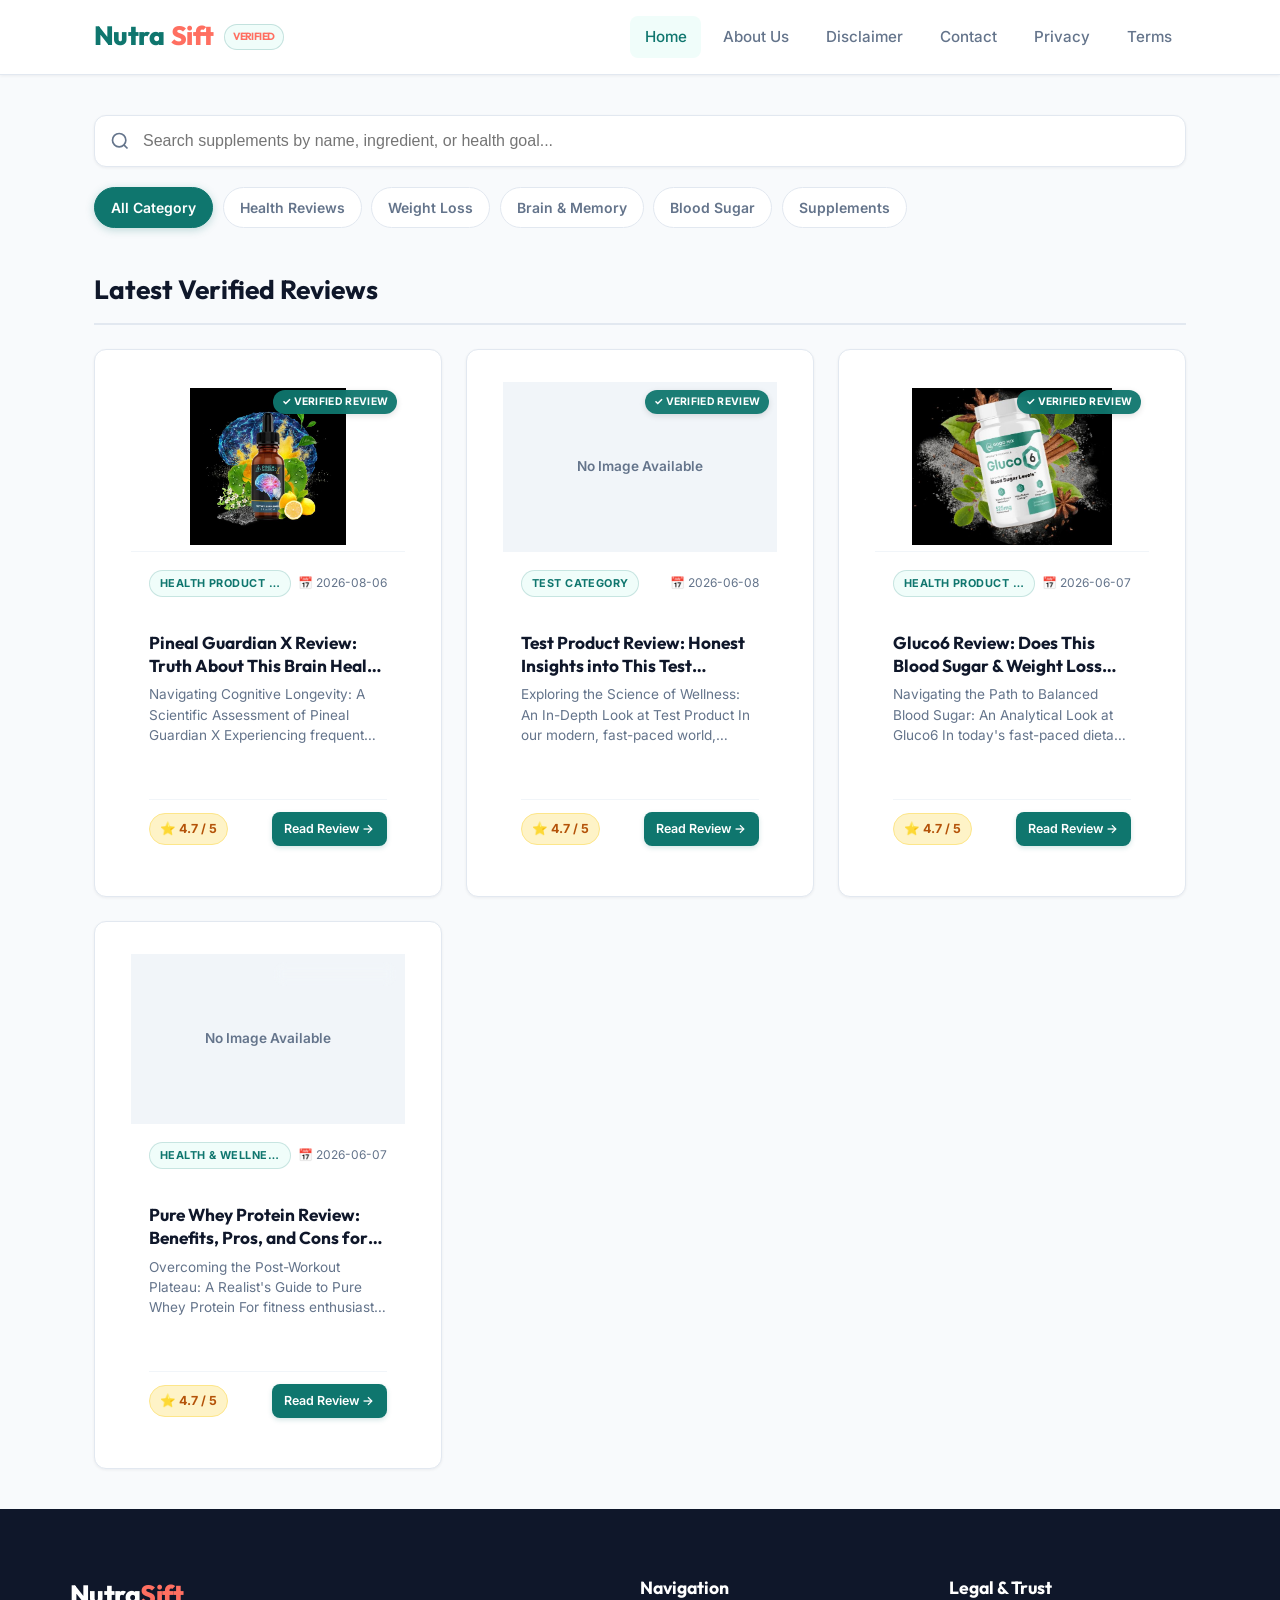
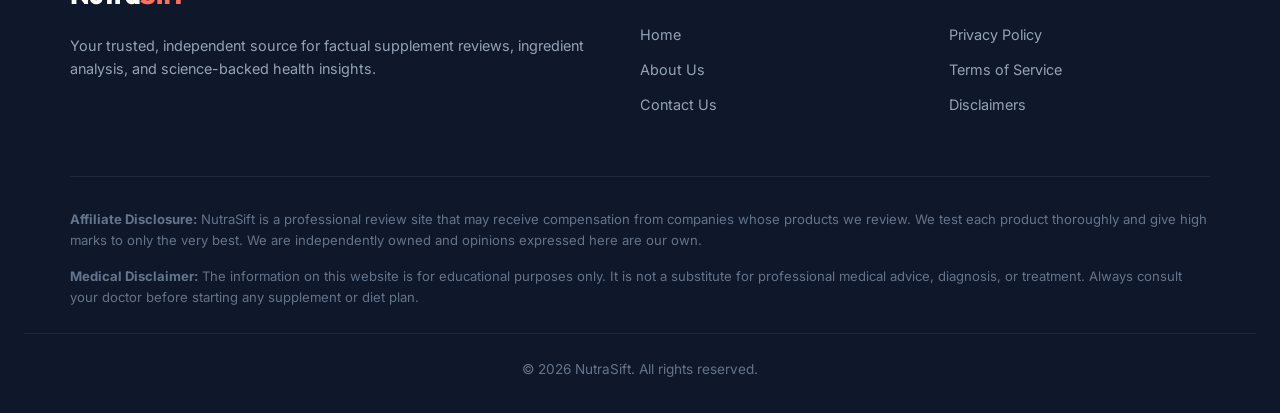
<file: index.html>
<!DOCTYPE html>
<html lang="en">
<head>
  <meta charset="UTF-8">
  <meta name="viewport" content="width=device-width, initial-scale=1.0">
  <title>NutraSift | Science-Backed Health & Supplement Reviews</title>
  <meta name="description" content="Unbiased, evidence-based reviews and ingredient analysis of health supplements, weight loss formulas, brain health, and wellness products.">
  <meta name="keywords" content="health supplement reviews, dietary supplement review, weight loss supplements, brain health supplements, blood sugar formulas, ingredient analysis, E-E-A-T health reviews">
  <meta name="author" content="NutraSift Editorial Team">
  <meta name="robots" content="index, follow, max-image-preview:large, max-snippet:-1, max-video-preview:-1">
  <link rel="canonical" href="https://nutrasift.github.io/review/">
  
  <!-- Open Graph / Facebook SEO -->
  <meta property="og:type" content="website">
  <meta property="og:url" content="https://nutrasift.github.io/review/">
  <meta property="og:title" content="NutraSift | Science-Backed Health & Supplement Reviews">
  <meta property="og:description" content="Unbiased, evidence-based reviews and ingredient analysis of health supplements and wellness products.">
  <meta property="og:site_name" content="NutraSift">

  <!-- Twitter Card SEO -->
  <meta name="twitter:card" content="summary_large_image">
  <meta name="twitter:title" content="NutraSift | Science-Backed Health & Supplement Reviews">
  <meta name="twitter:description" content="Unbiased, evidence-based reviews and ingredient analysis of health supplements.">

  <!-- JSON-LD Schema for Google Search -->
  <script type="application/ld+json">
  {
    "@context": "https://schema.org",
    "@type": "WebSite",
    "name": "NutraSift",
    "url": "https://nutrasift.github.io/review/",
    "description": "Factual, evidence-based health and supplement reviews.",
    "publisher": {
      "@type": "Organization",
      "name": "NutraSift",
      "url": "https://nutrasift.github.io/review/",
      "logo": "https://nutrasift.github.io/review/favicon.ico"
    }
  }
  </script>

  <link rel="stylesheet" href="style.css">
</head>
<body>

  <header class="site-header">
    <div class="header-container">
      <a href="index.html" class="logo">Nutra<span>Sift</span><span class="logo-badge">Verified</span></a>
      <button class="mobile-menu-btn" onclick="document.querySelector('.nav-links').classList.toggle('active')">☰</button>
      <nav class="nav-links">
        <a href="index.html" class="active">Home</a>
        <a href="about.html">About Us</a>
        <a href="disclaimer.html">Disclaimer</a>
        <a href="contact.html">Contact</a>
        <a href="privacy.html">Privacy</a>
        <a href="terms.html">Terms</a>
      </nav>
    </div>
  </header>

  <main class="main-wrapper">
    <div class="homepage-container">



      <!-- Search & Filters -->
      <div class="controls-bar">
        <div class="search-box">
          <svg class="search-icon" viewBox="0 0 24 24" fill="none" stroke="currentColor" stroke-width="2"><circle cx="11" cy="11" r="8"></circle><line x1="21" y1="21" x2="16.65" y2="16.65"></line></svg>
          <input type="text" id="review-search" placeholder="Search supplements by name, ingredient, or health goal..." onkeyup="filterReviews()">
        </div>

        <div class="category-pills" id="category-pills">
          <span class="filter-pill active" onclick="filterCategory('all', this)">All Category</span>
          <span class="filter-pill" onclick="filterCategory('Health Product Review', this)">Health Reviews</span>
          <span class="filter-pill" onclick="filterCategory('Weight Loss', this)">Weight Loss</span>
          <span class="filter-pill" onclick="filterCategory('Brain Health', this)">Brain & Memory</span>
          <span class="filter-pill" onclick="filterCategory('Blood Sugar', this)">Blood Sugar</span>
          <span class="filter-pill" onclick="filterCategory('Supplements', this)">Supplements</span>
        </div>
      </div>

      <div class="section-heading">
        <span>Latest Verified Reviews</span>
      </div>

      <div class="post-grid" id="reviews-grid">
        
    <article class="post-card">
      <div class="post-card-img-wrapper"><span class="verified-badge">✓ Verified Review</span><img src="[data-uri]" alt="Pineal Guardian X Review: Truth About This Brain Health Supplement?" class="post-card-img"></div>
      <div class="post-card-content">
        <div class="post-card-meta">
          <span class="category-badge">Health Product Review</span>
          <span class="post-card-date">📅 2026-08-06</span>
        </div>
        <h3 class="post-card-title"><a href="posts/pineal-guardian-x-review-truth-about-this-brain-he.html">Pineal Guardian X Review: Truth About This Brain Health Supplement?</a></h3>
        <p class="post-card-snippet">Navigating Cognitive Longevity: A Scientific Assessment of Pineal Guardian X Experiencing frequent brain fog, misplacing daily essentials, or struggling with sleep disruption can b...</p>
        <div class="post-card-footer">
          <span class="post-card-rating">⭐ 4.7 / 5</span>
          <a href="posts/pineal-guardian-x-review-truth-about-this-brain-he.html" class="read-more">Read Review &rarr;</a>
        </div>
      </div>
    </article>

    <article class="post-card">
      <div class="post-card-img-wrapper" style="display:flex;align-items:center;justify-content:center;background:#f1f5f9;color:var(--text-muted);font-weight:600;"><span class="verified-badge">✓ Verified Review</span><span style="font-size:0.85rem;">No Image Available</span></div>
      <div class="post-card-content">
        <div class="post-card-meta">
          <span class="category-badge">Test Category</span>
          <span class="post-card-date">📅 2026-06-08</span>
        </div>
        <h3 class="post-card-title"><a href="posts/test-product-review-honest-insights-into-this-test.html">Test Product Review: Honest Insights into This Test Category Essential</a></h3>
        <p class="post-card-snippet">Exploring the Science of Wellness: An In-Depth Look at Test Product In our modern, fast-paced world, maintaining optimal vitality can often feel like an uphill battle. Many individ...</p>
        <div class="post-card-footer">
          <span class="post-card-rating">⭐ 4.7 / 5</span>
          <a href="posts/test-product-review-honest-insights-into-this-test.html" class="read-more">Read Review &rarr;</a>
        </div>
      </div>
    </article>

    <article class="post-card">
      <div class="post-card-img-wrapper"><span class="verified-badge">✓ Verified Review</span><img src="[data-uri]" alt="Gluco6 Review: Does This Blood Sugar & Weight Loss Supplement Really Work?" class="post-card-img"></div>
      <div class="post-card-content">
        <div class="post-card-meta">
          <span class="category-badge">Health Product Review</span>
          <span class="post-card-date">📅 2026-06-07</span>
        </div>
        <h3 class="post-card-title"><a href="posts/gluco6-review-does-this-blood-sugar-weight-loss-su.html">Gluco6 Review: Does This Blood Sugar & Weight Loss Supplement Really Work?</a></h3>
        <p class="post-card-snippet">Navigating the Path to Balanced Blood Sugar: An Analytical Look at Gluco6 In today's fast-paced dietary landscape, maintaining consistent glycemic control is an uphill battle for m...</p>
        <div class="post-card-footer">
          <span class="post-card-rating">⭐ 4.7 / 5</span>
          <a href="posts/gluco6-review-does-this-blood-sugar-weight-loss-su.html" class="read-more">Read Review &rarr;</a>
        </div>
      </div>
    </article>

    <article class="post-card">
      <div class="post-card-img-wrapper" style="display:flex;align-items:center;justify-content:center;background:#f1f5f9;color:var(--text-muted);font-weight:600;"><span class="verified-badge">✓ Verified Review</span><span style="font-size:0.85rem;">No Image Available</span></div>
      <div class="post-card-content">
        <div class="post-card-meta">
          <span class="category-badge">Health & Wellness</span>
          <span class="post-card-date">📅 2026-06-07</span>
        </div>
        <h3 class="post-card-title"><a href="posts/pure-whey-protein-review-benefits-pros-and-cons-fo.html">Pure Whey Protein Review: Benefits, Pros, and Cons for Muscle Recovery</a></h3>
        <p class="post-card-snippet">Overcoming the Post-Workout Plateau: A Realist's Guide to Pure Whey Protein For fitness enthusiasts and athletes alike, recovering efficiently from intense physical exertion is a p...</p>
        <div class="post-card-footer">
          <span class="post-card-rating">⭐ 4.7 / 5</span>
          <a href="posts/pure-whey-protein-review-benefits-pros-and-cons-fo.html" class="read-more">Read Review &rarr;</a>
        </div>
      </div>
    </article>

      </div>

    </div>
  </main>

  <footer class="site-footer">
    <div class="footer-container">
      <div class="footer-brand">
        <a href="index.html" class="logo">Nutra<span>Sift</span></a>
        <p>Your trusted, independent source for factual supplement reviews, ingredient analysis, and science-backed health insights.</p>
      </div>
      <div>
        <h4 class="footer-title">Navigation</h4>
        <ul class="footer-links">
          <li><a href="index.html">Home</a></li>
          <li><a href="about.html">About Us</a></li>
          <li><a href="contact.html">Contact Us</a></li>
        </ul>
      </div>
      <div>
        <h4 class="footer-title">Legal & Trust</h4>
        <ul class="footer-links">
          <li><a href="privacy.html">Privacy Policy</a></li>
          <li><a href="terms.html">Terms of Service</a></li>
          <li><a href="disclaimer.html">Disclaimers</a></li>
        </ul>
      </div>
    </div>

    <div class="footer-disclaimers">
      <p><strong>Affiliate Disclosure:</strong> NutraSift is a professional review site that may receive compensation from companies whose products we review. We test each product thoroughly and give high marks to only the very best. We are independently owned and opinions expressed here are our own.</p>
      <p><strong>Medical Disclaimer:</strong> The information on this website is for educational purposes only. It is not a substitute for professional medical advice, diagnosis, or treatment. Always consult your doctor before starting any supplement or diet plan.</p>
    </div>

    <div class="copyright">
      &copy; 2026 NutraSift. All rights reserved.
    </div>
  </footer>

  <script>
    function filterReviews() {
      const q = document.getElementById('review-search').value.toLowerCase();
      const cards = document.querySelectorAll('#reviews-grid .post-card');
      cards.forEach(card => {
        const text = card.textContent.toLowerCase();
        card.style.display = text.includes(q) ? 'flex' : 'none';
      });
    }

    function filterCategory(cat, el) {
      document.querySelectorAll('.filter-pill').forEach(p => p.classList.remove('active'));
      el.classList.add('active');

      const cards = document.querySelectorAll('#reviews-grid .post-card');
      cards.forEach(card => {
        if (cat === 'all') {
          card.style.display = 'flex';
        } else {
          const badge = card.querySelector('.category-badge');
          const badgeText = badge ? badge.textContent.toLowerCase() : '';
          card.style.display = badgeText.includes(cat.toLowerCase()) ? 'flex' : 'none';
        }
      });
    }
  </script>

</body>
</html>
</file>
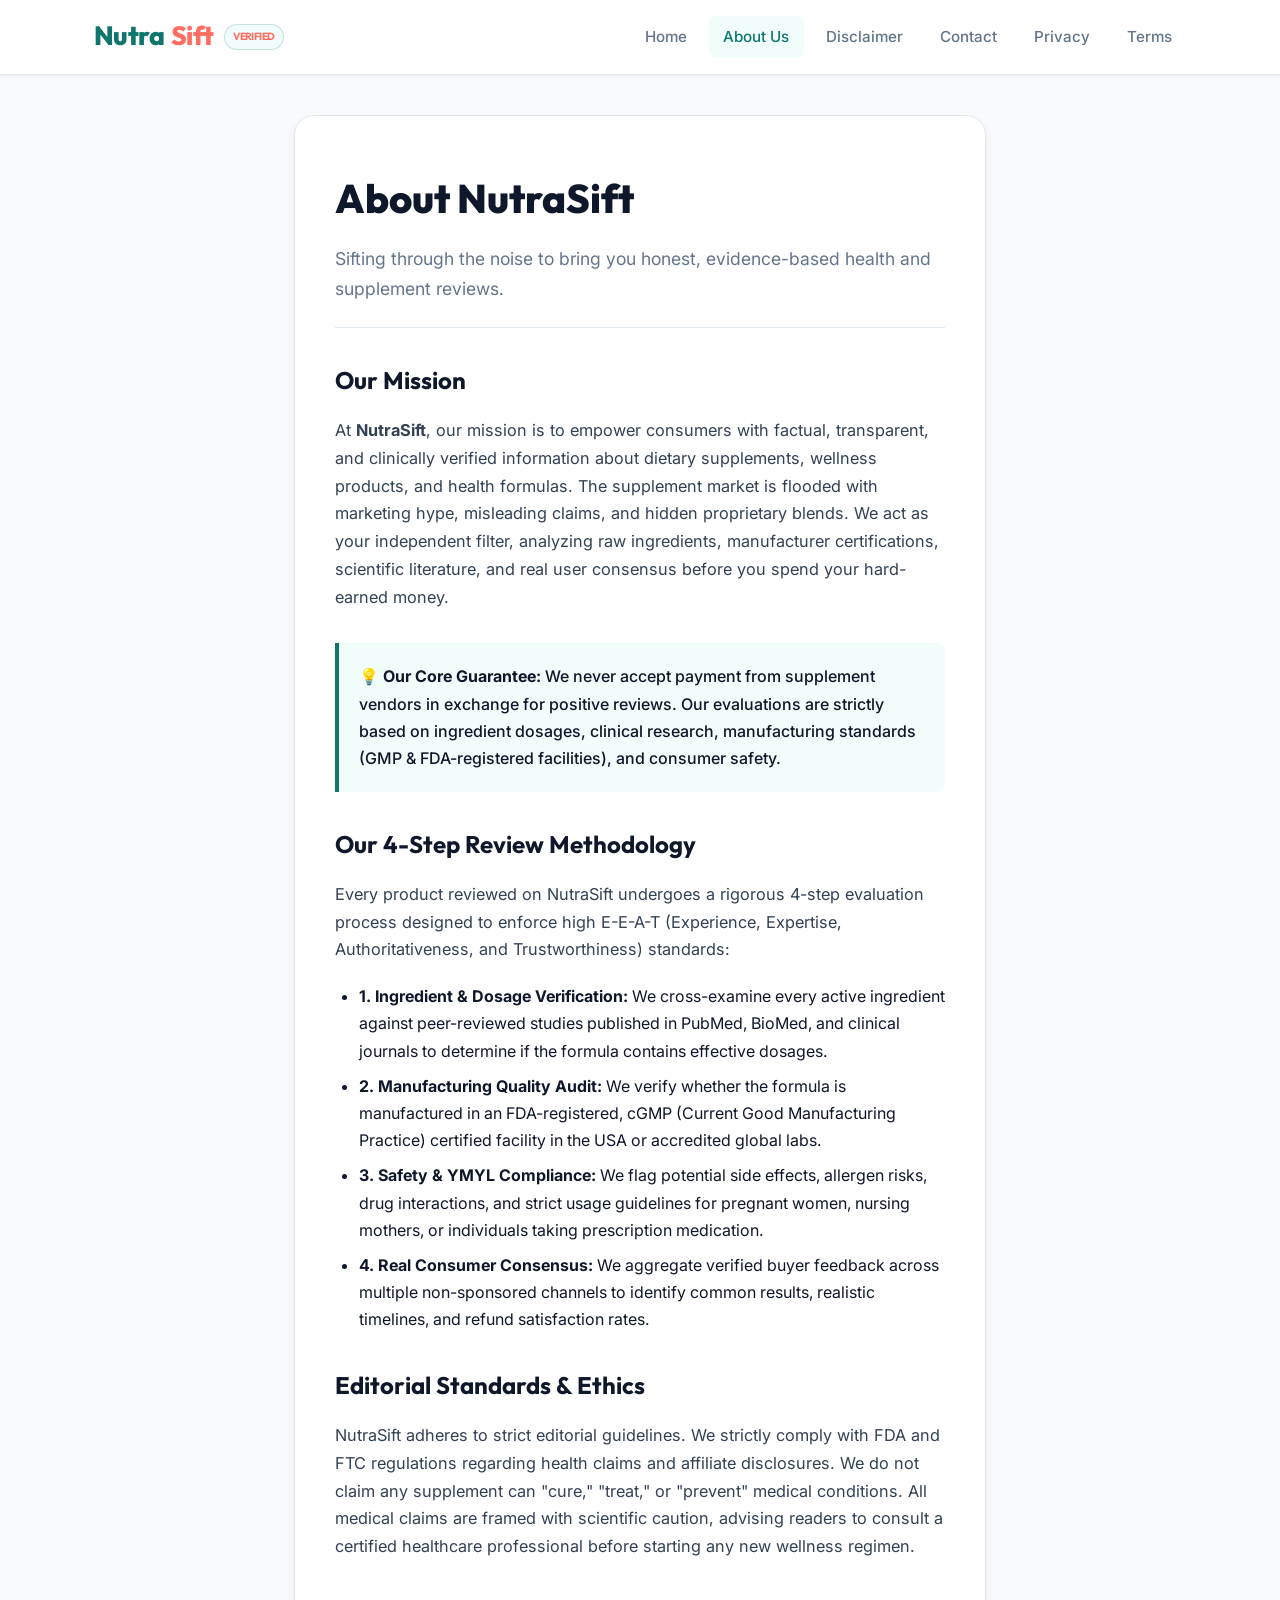
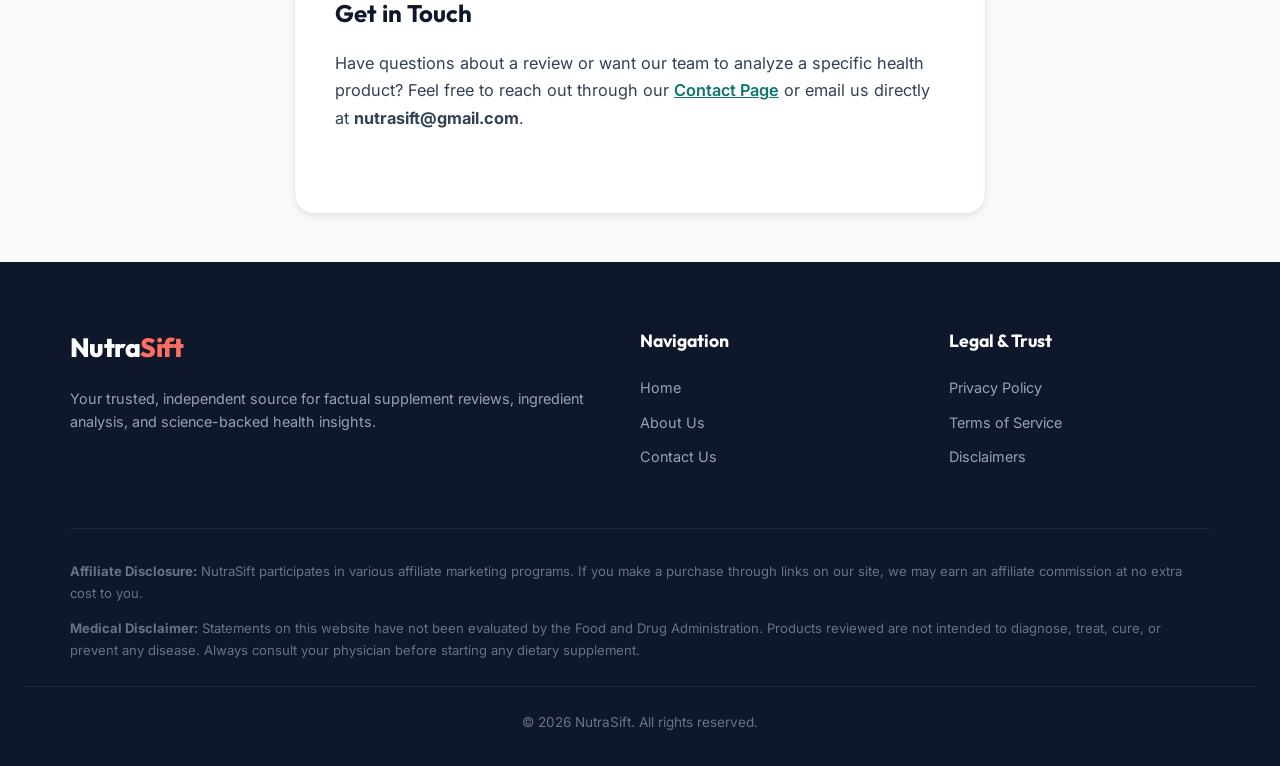
<file: about.html>
<!DOCTYPE html>
<html lang="en">
<head>
  <meta charset="UTF-8">
  <meta name="viewport" content="width=device-width, initial-scale=1.0">
  <title>About Us | NutraSift — Science-Backed Supplement Reviews</title>
  <meta name="description" content="Learn about NutraSift, our editorial standards, evidence-based ingredient testing methodology, and team of health researchers.">
  <link rel="stylesheet" href="style.css">
  <meta name="author" content="NutraSift Editorial Team">
  <meta name="robots" content="index, follow, max-image-preview:large, max-snippet:-1, max-video-preview:-1">
  <link rel="canonical" href="https://nutrasift.github.io/review/about.html">
  
  <!-- Open Graph / Facebook SEO -->
  <meta property="og:type" content="website">
  <meta property="og:url" content="https://nutrasift.github.io/review/about.html">
  <meta property="og:title" content="About Us | NutraSift — Science-Backed Supplement Reviews">
  <meta property="og:description" content="Learn about NutraSift editorial standards, evidence-based ingredient testing methodology, and team of health researchers.">
  <meta property="og:site_name" content="NutraSift">

  <!-- Twitter Card SEO -->
  <meta name="twitter:card" content="summary_large_image">
  <meta name="twitter:title" content="About Us | NutraSift — Science-Backed Supplement Reviews">
  <meta name="twitter:description" content="Learn about NutraSift editorial standards, evidence-based ingredient testing methodology, and team of health researchers.">
</head>
<body>

  <header class="site-header">
    <div class="header-container">
      <a href="index.html" class="logo">Nutra<span>Sift</span><span class="logo-badge">Verified</span></a>
      <button class="mobile-menu-btn" onclick="document.querySelector('.nav-links').classList.toggle('active')">☰</button>
      <nav class="nav-links">
        <a href="index.html">Home</a>
        <a href="about.html" class="active">About Us</a>
        <a href="disclaimer.html">Disclaimer</a>
        <a href="contact.html">Contact</a>
        <a href="privacy.html">Privacy</a>
        <a href="terms.html">Terms</a>
      </nav>
    </div>
  </header>

  <main class="main-wrapper">
    <div class="container">
      <div class="page-card">
        <h1 class="page-title">About NutraSift</h1>
        <p class="page-subtitle">Sifting through the noise to bring you honest, evidence-based health and supplement reviews.</p>

        <div class="content-block">
          <h2>Our Mission</h2>
          <p>At <strong>NutraSift</strong>, our mission is to empower consumers with factual, transparent, and clinically verified information about dietary supplements, wellness products, and health formulas. The supplement market is flooded with marketing hype, misleading claims, and hidden proprietary blends. We act as your independent filter, analyzing raw ingredients, manufacturer certifications, scientific literature, and real user consensus before you spend your hard-earned money.</p>
        </div>

        <div class="callout-box">
          <p>💡 <strong>Our Core Guarantee:</strong> We never accept payment from supplement vendors in exchange for positive reviews. Our evaluations are strictly based on ingredient dosages, clinical research, manufacturing standards (GMP & FDA-registered facilities), and consumer safety.</p>
        </div>

        <div class="content-block">
          <h2>Our 4-Step Review Methodology</h2>
          <p>Every product reviewed on NutraSift undergoes a rigorous 4-step evaluation process designed to enforce high E-E-A-T (Experience, Expertise, Authoritativeness, and Trustworthiness) standards:</p>

          <ul>
            <li><strong>1. Ingredient & Dosage Verification:</strong> We cross-examine every active ingredient against peer-reviewed studies published in PubMed, BioMed, and clinical journals to determine if the formula contains effective dosages.</li>
            <li><strong>2. Manufacturing Quality Audit:</strong> We verify whether the formula is manufactured in an FDA-registered, cGMP (Current Good Manufacturing Practice) certified facility in the USA or accredited global labs.</li>
            <li><strong>3. Safety & YMYL Compliance:</strong> We flag potential side effects, allergen risks, drug interactions, and strict usage guidelines for pregnant women, nursing mothers, or individuals taking prescription medication.</li>
            <li><strong>4. Real Consumer Consensus:</strong> We aggregate verified buyer feedback across multiple non-sponsored channels to identify common results, realistic timelines, and refund satisfaction rates.</li>
          </ul>
        </div>

        <div class="content-block">
          <h2>Editorial Standards & Ethics</h2>
          <p>NutraSift adheres to strict editorial guidelines. We strictly comply with FDA and FTC regulations regarding health claims and affiliate disclosures. We do not claim any supplement can "cure," "treat," or "prevent" medical conditions. All medical claims are framed with scientific caution, advising readers to consult a certified healthcare professional before starting any new wellness regimen.</p>
        </div>

        <div class="content-block">
          <h2>Get in Touch</h2>
          <p>Have questions about a review or want our team to analyze a specific health product? Feel free to reach out through our <a href="contact.html" style="color: var(--primary-color); font-weight: 600;">Contact Page</a> or email us directly at <strong>nutrasift@gmail.com</strong>.</p>
        </div>

      </div>
    </div>
  </main>

  <footer class="site-footer">
    <div class="footer-container">
      <div class="footer-brand">
        <a href="index.html" class="logo">Nutra<span>Sift</span></a>
        <p>Your trusted, independent source for factual supplement reviews, ingredient analysis, and science-backed health insights.</p>
      </div>
      <div>
        <h4 class="footer-title">Navigation</h4>
        <ul class="footer-links">
          <li><a href="index.html">Home</a></li>
          <li><a href="about.html">About Us</a></li>
          <li><a href="contact.html">Contact Us</a></li>
        </ul>
      </div>
      <div>
        <h4 class="footer-title">Legal & Trust</h4>
        <ul class="footer-links">
          <li><a href="privacy.html">Privacy Policy</a></li>
          <li><a href="terms.html">Terms of Service</a></li>
          <li><a href="disclaimer.html">Disclaimers</a></li>
        </ul>
      </div>
    </div>

    <div class="footer-disclaimers">
      <p><strong>Affiliate Disclosure:</strong> NutraSift participates in various affiliate marketing programs. If you make a purchase through links on our site, we may earn an affiliate commission at no extra cost to you.</p>
      <p><strong>Medical Disclaimer:</strong> Statements on this website have not been evaluated by the Food and Drug Administration. Products reviewed are not intended to diagnose, treat, cure, or prevent any disease. Always consult your physician before starting any dietary supplement.</p>
    </div>

    <div class="copyright">
      &copy; 2026 NutraSift. All rights reserved.
    </div>
  </footer>

</body>
</html>
</file>
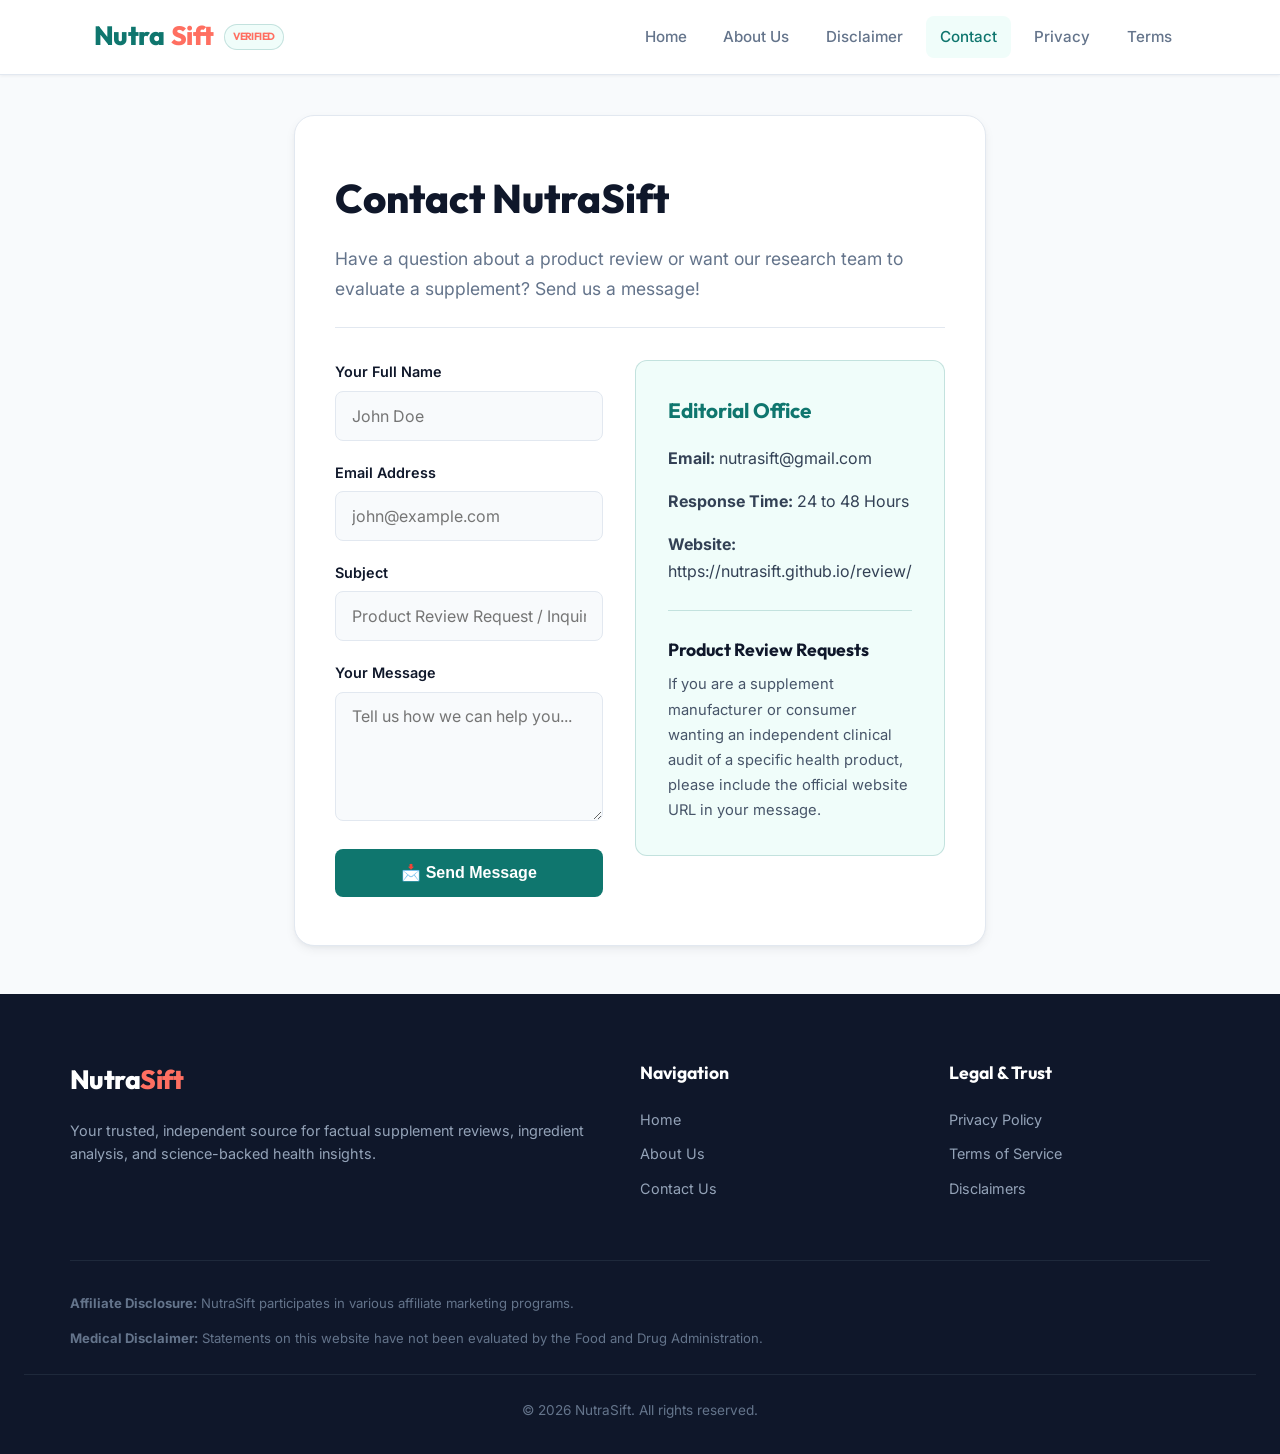
<file: contact.html>
<!DOCTYPE html>
<html lang="en">
<head>
  <meta charset="UTF-8">
  <meta name="viewport" content="width=device-width, initial-scale=1.0">
  <title>Contact Us | NutraSift</title>
  <meta name="description" content="Get in touch with NutraSift editorial team for review requests, questions, or feedback.">
  <link rel="stylesheet" href="style.css">
  <meta name="author" content="NutraSift Editorial Team">
  <meta name="robots" content="index, follow, max-image-preview:large, max-snippet:-1, max-video-preview:-1">
  <link rel="canonical" href="https://nutrasift.github.io/review/contact.html">
  
  <!-- Open Graph / Facebook SEO -->
  <meta property="og:type" content="website">
  <meta property="og:url" content="https://nutrasift.github.io/review/contact.html">
  <meta property="og:title" content="Contact Us | NutraSift">
  <meta property="og:description" content="Get in touch with NutraSift editorial team for review requests, questions, or feedback.">
  <meta property="og:site_name" content="NutraSift">

  <!-- Twitter Card SEO -->
  <meta name="twitter:card" content="summary_large_image">
  <meta name="twitter:title" content="Contact Us | NutraSift">
  <meta name="twitter:description" content="Get in touch with NutraSift editorial team for review requests, questions, or feedback.">
</head>
<body>

  <header class="site-header">
    <div class="header-container">
      <a href="index.html" class="logo">Nutra<span>Sift</span><span class="logo-badge">Verified</span></a>
      <button class="mobile-menu-btn" onclick="document.querySelector('.nav-links').classList.toggle('active')">☰</button>
      <nav class="nav-links">
        <a href="index.html">Home</a>
        <a href="about.html">About Us</a>
        <a href="disclaimer.html">Disclaimer</a>
        <a href="contact.html" class="active">Contact</a>
        <a href="privacy.html">Privacy</a>
        <a href="terms.html">Terms</a>
      </nav>
    </div>
  </header>

  <main class="main-wrapper">
    <div class="container">
      <div class="page-card">
        <h1 class="page-title">Contact NutraSift</h1>
        <p class="page-subtitle">Have a question about a product review or want our research team to evaluate a supplement? Send us a message!</p>

        <div class="contact-grid">
          <div>
            <form id="contact-form" onsubmit="event.preventDefault(); alert('Thank you for reaching out! Our editorial team will get back to you within 24 hours.'); this.reset();">
              <div class="form-group">
                <label for="c-name">Your Full Name</label>
                <input type="text" id="c-name" placeholder="John Doe" required>
              </div>

              <div class="form-group">
                <label for="c-email">Email Address</label>
                <input type="email" id="c-email" placeholder="john@example.com" required>
              </div>

              <div class="form-group">
                <label for="c-subject">Subject</label>
                <input type="text" id="c-subject" placeholder="Product Review Request / Inquiry" required>
              </div>

              <div class="form-group">
                <label for="c-message">Your Message</label>
                <textarea id="c-message" rows="5" placeholder="Tell us how we can help you..." required></textarea>
              </div>

              <button type="submit" class="btn-submit">📩 Send Message</button>
            </form>
          </div>

          <div>
            <div class="contact-info-card">
              <h3>Editorial Office</h3>
              <p style="margin-bottom: 1rem; color: #334155;"><strong>Email:</strong> nutrasift@gmail.com</p>
              <p style="margin-bottom: 1rem; color: #334155;"><strong>Response Time:</strong> 24 to 48 Hours</p>
              <p style="margin-bottom: 1.5rem; color: #334155;"><strong>Website:</strong> https://nutrasift.github.io/review/</p>

              <hr style="border: 0; border-top: 1px solid rgba(15, 118, 110, 0.2); margin-bottom: 1.5rem;">

              <h4 style="font-family: 'Outfit', sans-serif; font-size: 1.1rem; color: var(--text-dark); margin-bottom: 0.5rem;">Product Review Requests</h4>
              <p style="font-size: 0.92rem; color: #475569;">If you are a supplement manufacturer or consumer wanting an independent clinical audit of a specific health product, please include the official website URL in your message.</p>
            </div>
          </div>
        </div>

      </div>
    </div>
  </main>

  <footer class="site-footer">
    <div class="footer-container">
      <div class="footer-brand">
        <a href="index.html" class="logo">Nutra<span>Sift</span></a>
        <p>Your trusted, independent source for factual supplement reviews, ingredient analysis, and science-backed health insights.</p>
      </div>
      <div>
        <h4 class="footer-title">Navigation</h4>
        <ul class="footer-links">
          <li><a href="index.html">Home</a></li>
          <li><a href="about.html">About Us</a></li>
          <li><a href="contact.html">Contact Us</a></li>
        </ul>
      </div>
      <div>
        <h4 class="footer-title">Legal & Trust</h4>
        <ul class="footer-links">
          <li><a href="privacy.html">Privacy Policy</a></li>
          <li><a href="terms.html">Terms of Service</a></li>
          <li><a href="disclaimer.html">Disclaimers</a></li>
        </ul>
      </div>
    </div>

    <div class="footer-disclaimers">
      <p><strong>Affiliate Disclosure:</strong> NutraSift participates in various affiliate marketing programs.</p>
      <p><strong>Medical Disclaimer:</strong> Statements on this website have not been evaluated by the Food and Drug Administration.</p>
    </div>

    <div class="copyright">
      &copy; 2026 NutraSift. All rights reserved.
    </div>
  </footer>

</body>
</html>
</file>
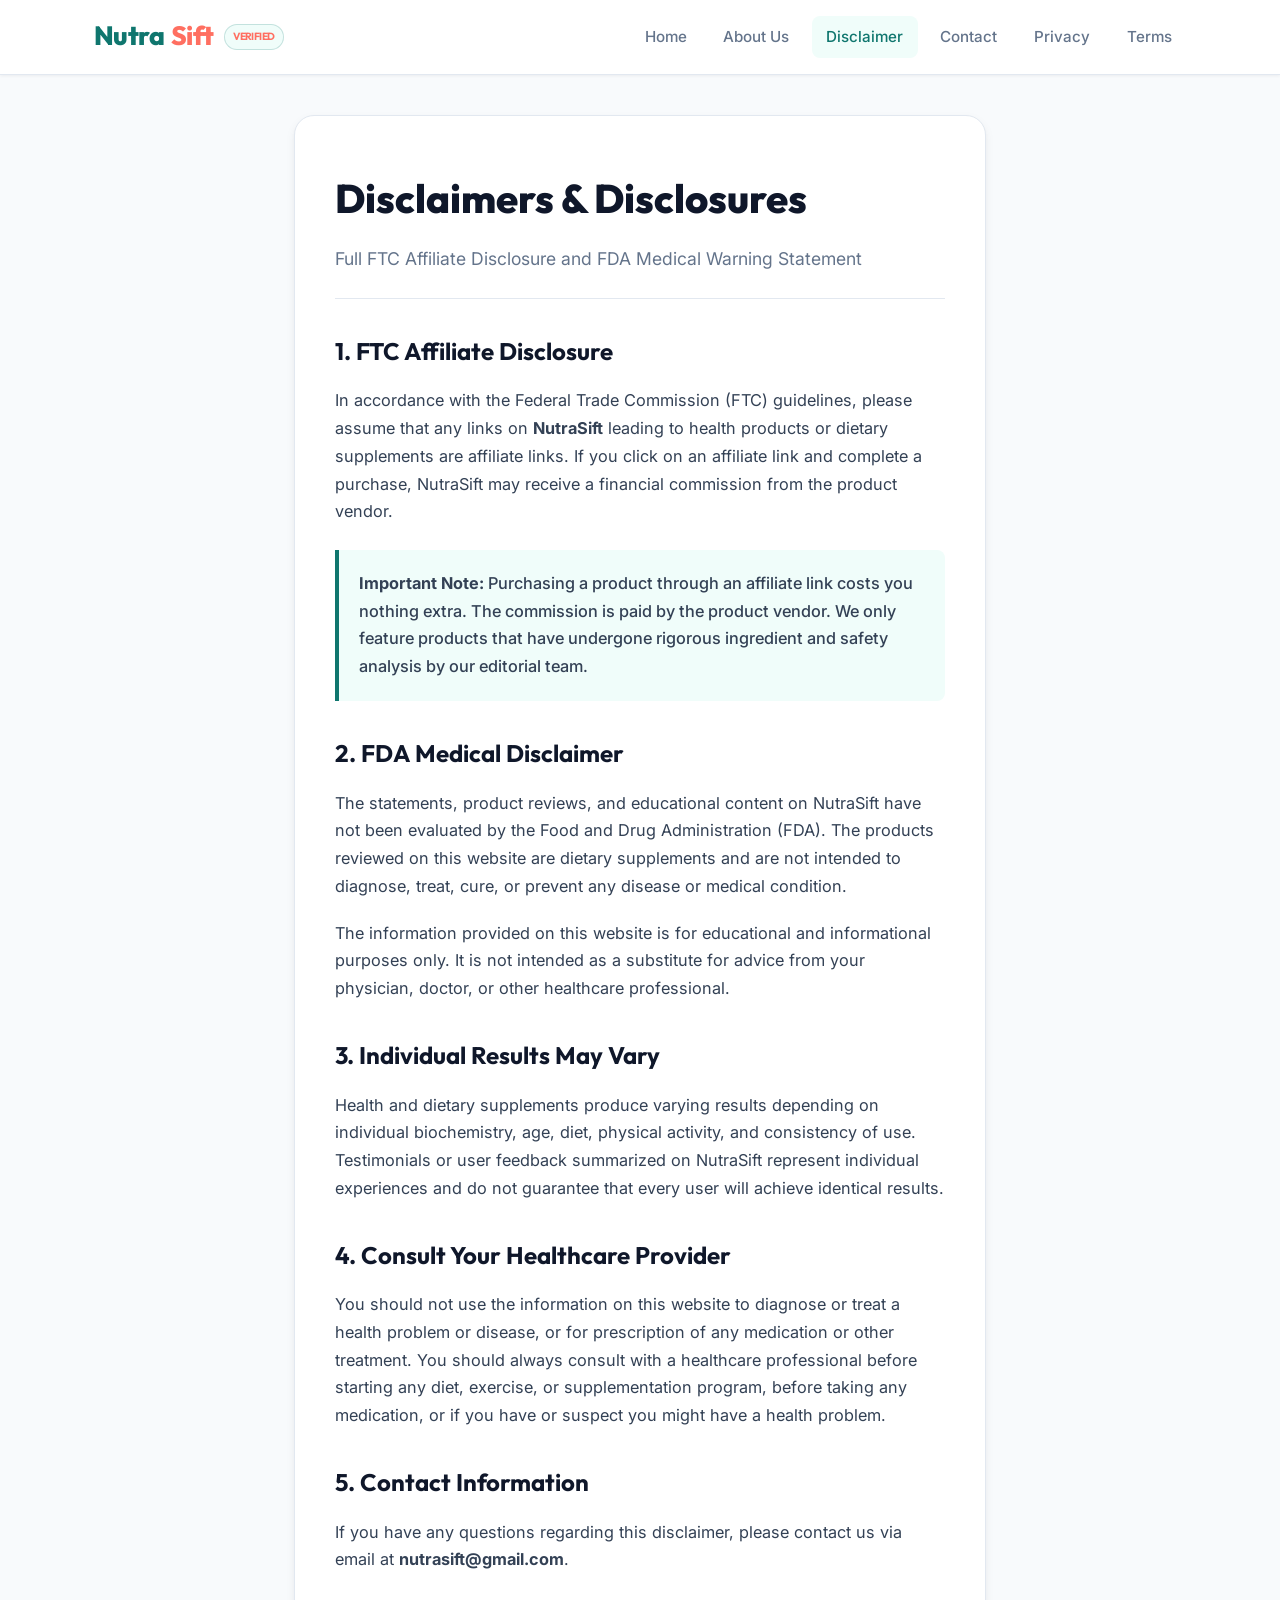
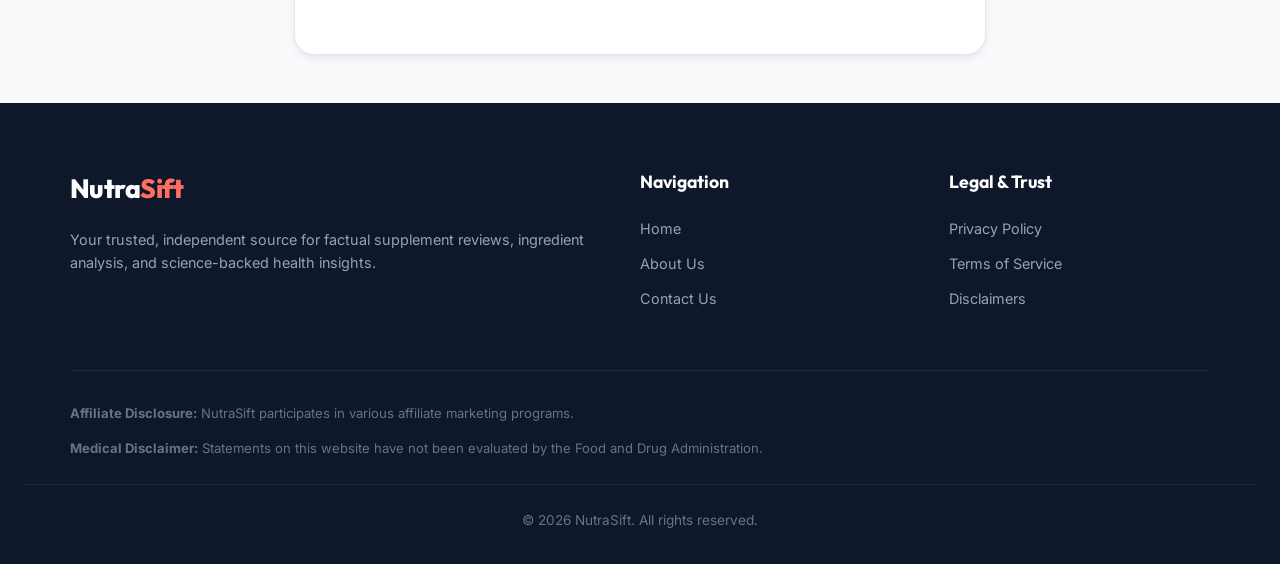
<file: disclaimer.html>
<!DOCTYPE html>
<html lang="en">
<head>
  <meta charset="UTF-8">
  <meta name="viewport" content="width=device-width, initial-scale=1.0">
  <title>Affiliate & Medical Disclaimer | NutraSift</title>
  <meta name="description" content="NutraSift full FDA medical disclaimer and FTC affiliate marketing disclosure statement.">
  <link rel="stylesheet" href="style.css">
  <meta name="author" content="NutraSift Editorial Team">
  <meta name="robots" content="index, follow, max-image-preview:large, max-snippet:-1, max-video-preview:-1">
  <link rel="canonical" href="https://nutrasift.github.io/review/disclaimer.html">
  
  <!-- Open Graph / Facebook SEO -->
  <meta property="og:type" content="website">
  <meta property="og:url" content="https://nutrasift.github.io/review/disclaimer.html">
  <meta property="og:title" content="Affiliate & Medical Disclaimer | NutraSift">
  <meta property="og:description" content="NutraSift full FDA medical disclaimer and FTC affiliate marketing disclosure statement.">
  <meta property="og:site_name" content="NutraSift">

  <!-- Twitter Card SEO -->
  <meta name="twitter:card" content="summary_large_image">
  <meta name="twitter:title" content="Affiliate & Medical Disclaimer | NutraSift">
  <meta name="twitter:description" content="NutraSift full FDA medical disclaimer and FTC affiliate marketing disclosure statement.">
</head>
<body>

  <header class="site-header">
    <div class="header-container">
      <a href="index.html" class="logo">Nutra<span>Sift</span><span class="logo-badge">Verified</span></a>
      <button class="mobile-menu-btn" onclick="document.querySelector('.nav-links').classList.toggle('active')">☰</button>
      <nav class="nav-links">
        <a href="index.html">Home</a>
        <a href="about.html">About Us</a>
        <a href="disclaimer.html" class="active">Disclaimer</a>
        <a href="contact.html">Contact</a>
        <a href="privacy.html">Privacy</a>
        <a href="terms.html">Terms</a>
      </nav>
    </div>
  </header>

  <main class="main-wrapper">
    <div class="container">
      <div class="page-card">
        <h1 class="page-title">Disclaimers & Disclosures</h1>
        <p class="page-subtitle">Full FTC Affiliate Disclosure and FDA Medical Warning Statement</p>

        <div class="content-block">
          <h2>1. FTC Affiliate Disclosure</h2>
          <p>In accordance with the Federal Trade Commission (FTC) guidelines, please assume that any links on <strong>NutraSift</strong> leading to health products or dietary supplements are affiliate links. If you click on an affiliate link and complete a purchase, NutraSift may receive a financial commission from the product vendor.</p>
          
          <div class="callout-box">
            <p><strong>Important Note:</strong> Purchasing a product through an affiliate link costs you nothing extra. The commission is paid by the product vendor. We only feature products that have undergone rigorous ingredient and safety analysis by our editorial team.</p>
          </div>
        </div>

        <div class="content-block">
          <h2>2. FDA Medical Disclaimer</h2>
          <p>The statements, product reviews, and educational content on NutraSift have not been evaluated by the Food and Drug Administration (FDA). The products reviewed on this website are dietary supplements and are not intended to diagnose, treat, cure, or prevent any disease or medical condition.</p>
          
          <p>The information provided on this website is for educational and informational purposes only. It is not intended as a substitute for advice from your physician, doctor, or other healthcare professional.</p>
        </div>

        <div class="content-block">
          <h2>3. Individual Results May Vary</h2>
          <p>Health and dietary supplements produce varying results depending on individual biochemistry, age, diet, physical activity, and consistency of use. Testimonials or user feedback summarized on NutraSift represent individual experiences and do not guarantee that every user will achieve identical results.</p>
        </div>

        <div class="content-block">
          <h2>4. Consult Your Healthcare Provider</h2>
          <p>You should not use the information on this website to diagnose or treat a health problem or disease, or for prescription of any medication or other treatment. You should always consult with a healthcare professional before starting any diet, exercise, or supplementation program, before taking any medication, or if you have or suspect you might have a health problem.</p>
        </div>

        <div class="content-block">
          <h2>5. Contact Information</h2>
          <p>If you have any questions regarding this disclaimer, please contact us via email at <strong>nutrasift@gmail.com</strong>.</p>
        </div>

      </div>
    </div>
  </main>

  <footer class="site-footer">
    <div class="footer-container">
      <div class="footer-brand">
        <a href="index.html" class="logo">Nutra<span>Sift</span></a>
        <p>Your trusted, independent source for factual supplement reviews, ingredient analysis, and science-backed health insights.</p>
      </div>
      <div>
        <h4 class="footer-title">Navigation</h4>
        <ul class="footer-links">
          <li><a href="index.html">Home</a></li>
          <li><a href="about.html">About Us</a></li>
          <li><a href="contact.html">Contact Us</a></li>
        </ul>
      </div>
      <div>
        <h4 class="footer-title">Legal & Trust</h4>
        <ul class="footer-links">
          <li><a href="privacy.html">Privacy Policy</a></li>
          <li><a href="terms.html">Terms of Service</a></li>
          <li><a href="disclaimer.html">Disclaimers</a></li>
        </ul>
      </div>
    </div>

    <div class="footer-disclaimers">
      <p><strong>Affiliate Disclosure:</strong> NutraSift participates in various affiliate marketing programs.</p>
      <p><strong>Medical Disclaimer:</strong> Statements on this website have not been evaluated by the Food and Drug Administration.</p>
    </div>

    <div class="copyright">
      &copy; 2026 NutraSift. All rights reserved.
    </div>
  </footer>

</body>
</html>
</file>
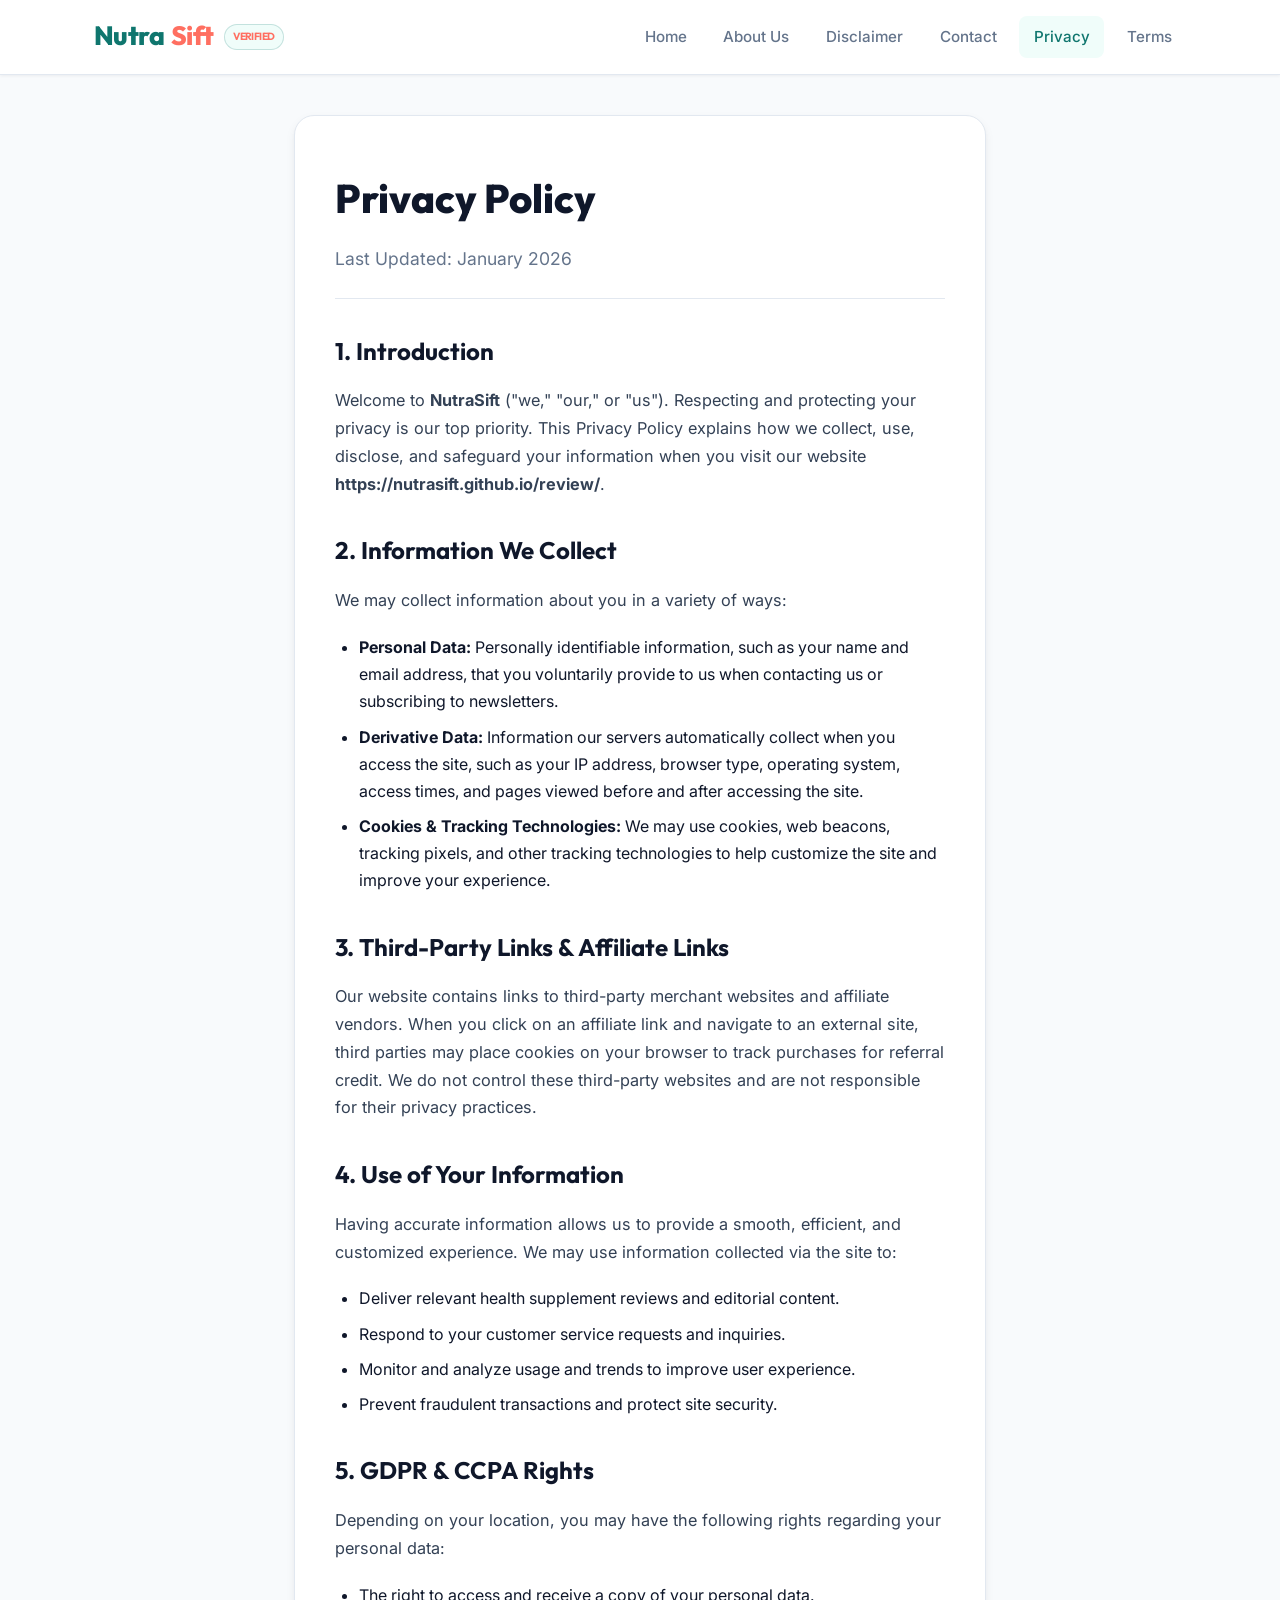
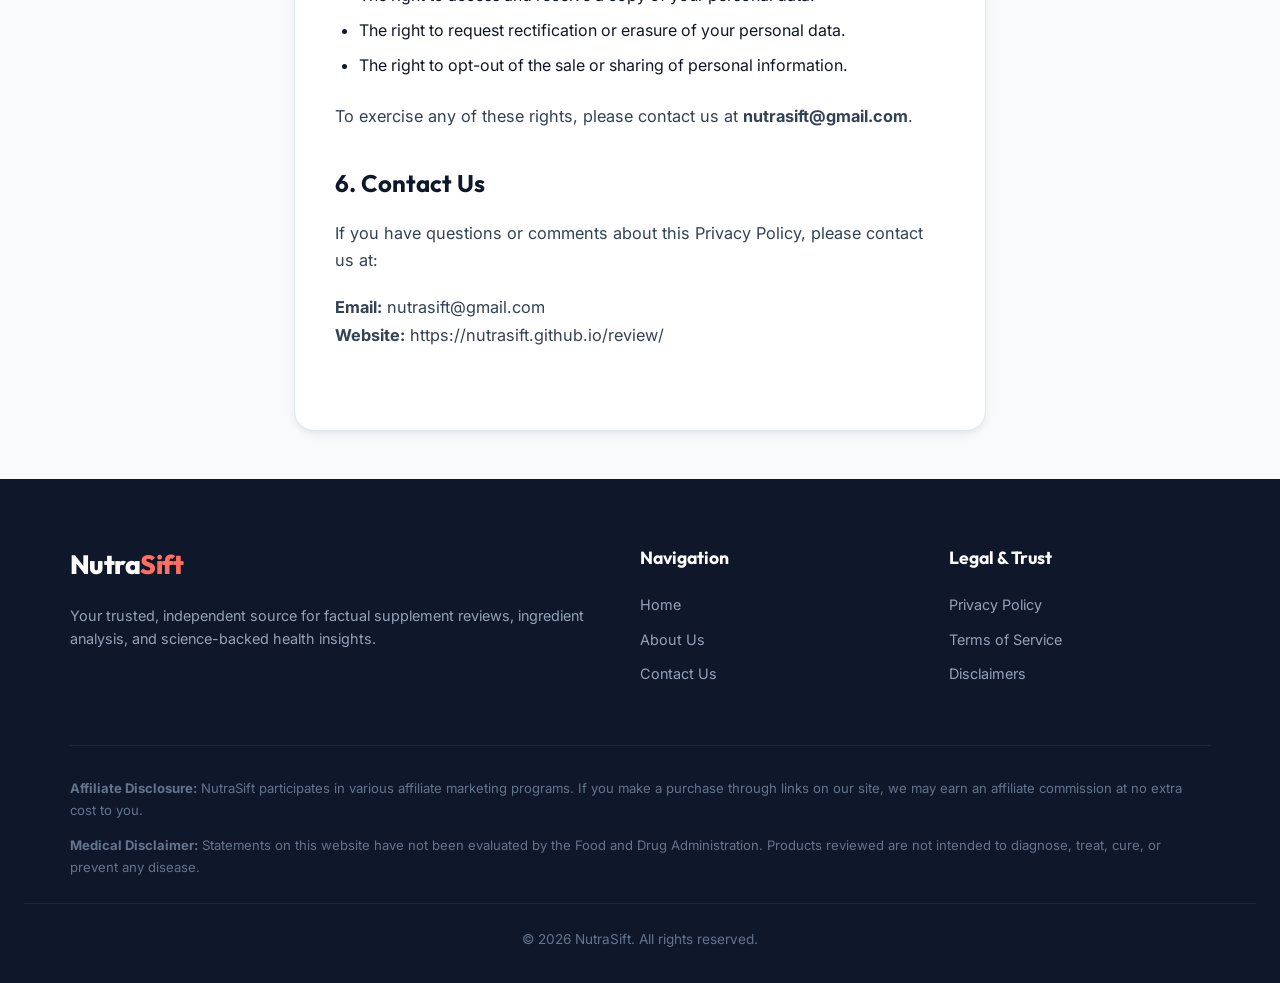
<file: privacy.html>
<!DOCTYPE html>
<html lang="en">
<head>
  <meta charset="UTF-8">
  <meta name="viewport" content="width=device-width, initial-scale=1.0">
  <title>Privacy Policy | NutraSift</title>
  <meta name="description" content="NutraSift Privacy Policy explaining how we collect, use, and protect your information when visiting our site.">
  <link rel="stylesheet" href="style.css">
  <meta name="author" content="NutraSift Editorial Team">
  <meta name="robots" content="index, follow, max-image-preview:large, max-snippet:-1, max-video-preview:-1">
  <link rel="canonical" href="https://nutrasift.github.io/review/privacy.html">
  
  <!-- Open Graph / Facebook SEO -->
  <meta property="og:type" content="website">
  <meta property="og:url" content="https://nutrasift.github.io/review/privacy.html">
  <meta property="og:title" content="Privacy Policy | NutraSift">
  <meta property="og:description" content="NutraSift Privacy Policy explaining how we collect, use, and protect your information when visiting our site.">
  <meta property="og:site_name" content="NutraSift">

  <!-- Twitter Card SEO -->
  <meta name="twitter:card" content="summary_large_image">
  <meta name="twitter:title" content="Privacy Policy | NutraSift">
  <meta name="twitter:description" content="NutraSift Privacy Policy explaining how we collect, use, and protect your information when visiting our site.">
</head>
<body>

  <header class="site-header">
    <div class="header-container">
      <a href="index.html" class="logo">Nutra<span>Sift</span><span class="logo-badge">Verified</span></a>
      <button class="mobile-menu-btn" onclick="document.querySelector('.nav-links').classList.toggle('active')">☰</button>
      <nav class="nav-links">
        <a href="index.html">Home</a>
        <a href="about.html">About Us</a>
        <a href="disclaimer.html">Disclaimer</a>
        <a href="contact.html">Contact</a>
        <a href="privacy.html" class="active">Privacy</a>
        <a href="terms.html">Terms</a>
      </nav>
    </div>
  </header>

  <main class="main-wrapper">
    <div class="container">
      <div class="page-card">
        <h1 class="page-title">Privacy Policy</h1>
        <p class="page-subtitle">Last Updated: January 2026</p>

        <div class="content-block">
          <h2>1. Introduction</h2>
          <p>Welcome to <strong>NutraSift</strong> ("we," "our," or "us"). Respecting and protecting your privacy is our top priority. This Privacy Policy explains how we collect, use, disclose, and safeguard your information when you visit our website <strong>https://nutrasift.github.io/review/</strong>.</p>
        </div>

        <div class="content-block">
          <h2>2. Information We Collect</h2>
          <p>We may collect information about you in a variety of ways:</p>
          <ul>
            <li><strong>Personal Data:</strong> Personally identifiable information, such as your name and email address, that you voluntarily provide to us when contacting us or subscribing to newsletters.</li>
            <li><strong>Derivative Data:</strong> Information our servers automatically collect when you access the site, such as your IP address, browser type, operating system, access times, and pages viewed before and after accessing the site.</li>
            <li><strong>Cookies & Tracking Technologies:</strong> We may use cookies, web beacons, tracking pixels, and other tracking technologies to help customize the site and improve your experience.</li>
          </ul>
        </div>

        <div class="content-block">
          <h2>3. Third-Party Links & Affiliate Links</h2>
          <p>Our website contains links to third-party merchant websites and affiliate vendors. When you click on an affiliate link and navigate to an external site, third parties may place cookies on your browser to track purchases for referral credit. We do not control these third-party websites and are not responsible for their privacy practices.</p>
        </div>

        <div class="content-block">
          <h2>4. Use of Your Information</h2>
          <p>Having accurate information allows us to provide a smooth, efficient, and customized experience. We may use information collected via the site to:</p>
          <ul>
            <li>Deliver relevant health supplement reviews and editorial content.</li>
            <li>Respond to your customer service requests and inquiries.</li>
            <li>Monitor and analyze usage and trends to improve user experience.</li>
            <li>Prevent fraudulent transactions and protect site security.</li>
          </ul>
        </div>

        <div class="content-block">
          <h2>5. GDPR & CCPA Rights</h2>
          <p>Depending on your location, you may have the following rights regarding your personal data:</p>
          <ul>
            <li>The right to access and receive a copy of your personal data.</li>
            <li>The right to request rectification or erasure of your personal data.</li>
            <li>The right to opt-out of the sale or sharing of personal information.</li>
          </ul>
          <p>To exercise any of these rights, please contact us at <strong>nutrasift@gmail.com</strong>.</p>
        </div>

        <div class="content-block">
          <h2>6. Contact Us</h2>
          <p>If you have questions or comments about this Privacy Policy, please contact us at:</p>
          <p><strong>Email:</strong> nutrasift@gmail.com<br><strong>Website:</strong> https://nutrasift.github.io/review/</p>
        </div>

      </div>
    </div>
  </main>

  <footer class="site-footer">
    <div class="footer-container">
      <div class="footer-brand">
        <a href="index.html" class="logo">Nutra<span>Sift</span></a>
        <p>Your trusted, independent source for factual supplement reviews, ingredient analysis, and science-backed health insights.</p>
      </div>
      <div>
        <h4 class="footer-title">Navigation</h4>
        <ul class="footer-links">
          <li><a href="index.html">Home</a></li>
          <li><a href="about.html">About Us</a></li>
          <li><a href="contact.html">Contact Us</a></li>
        </ul>
      </div>
      <div>
        <h4 class="footer-title">Legal & Trust</h4>
        <ul class="footer-links">
          <li><a href="privacy.html">Privacy Policy</a></li>
          <li><a href="terms.html">Terms of Service</a></li>
          <li><a href="disclaimer.html">Disclaimers</a></li>
        </ul>
      </div>
    </div>

    <div class="footer-disclaimers">
      <p><strong>Affiliate Disclosure:</strong> NutraSift participates in various affiliate marketing programs. If you make a purchase through links on our site, we may earn an affiliate commission at no extra cost to you.</p>
      <p><strong>Medical Disclaimer:</strong> Statements on this website have not been evaluated by the Food and Drug Administration. Products reviewed are not intended to diagnose, treat, cure, or prevent any disease.</p>
    </div>

    <div class="copyright">
      &copy; 2026 NutraSift. All rights reserved.
    </div>
  </footer>

</body>
</html>
</file>
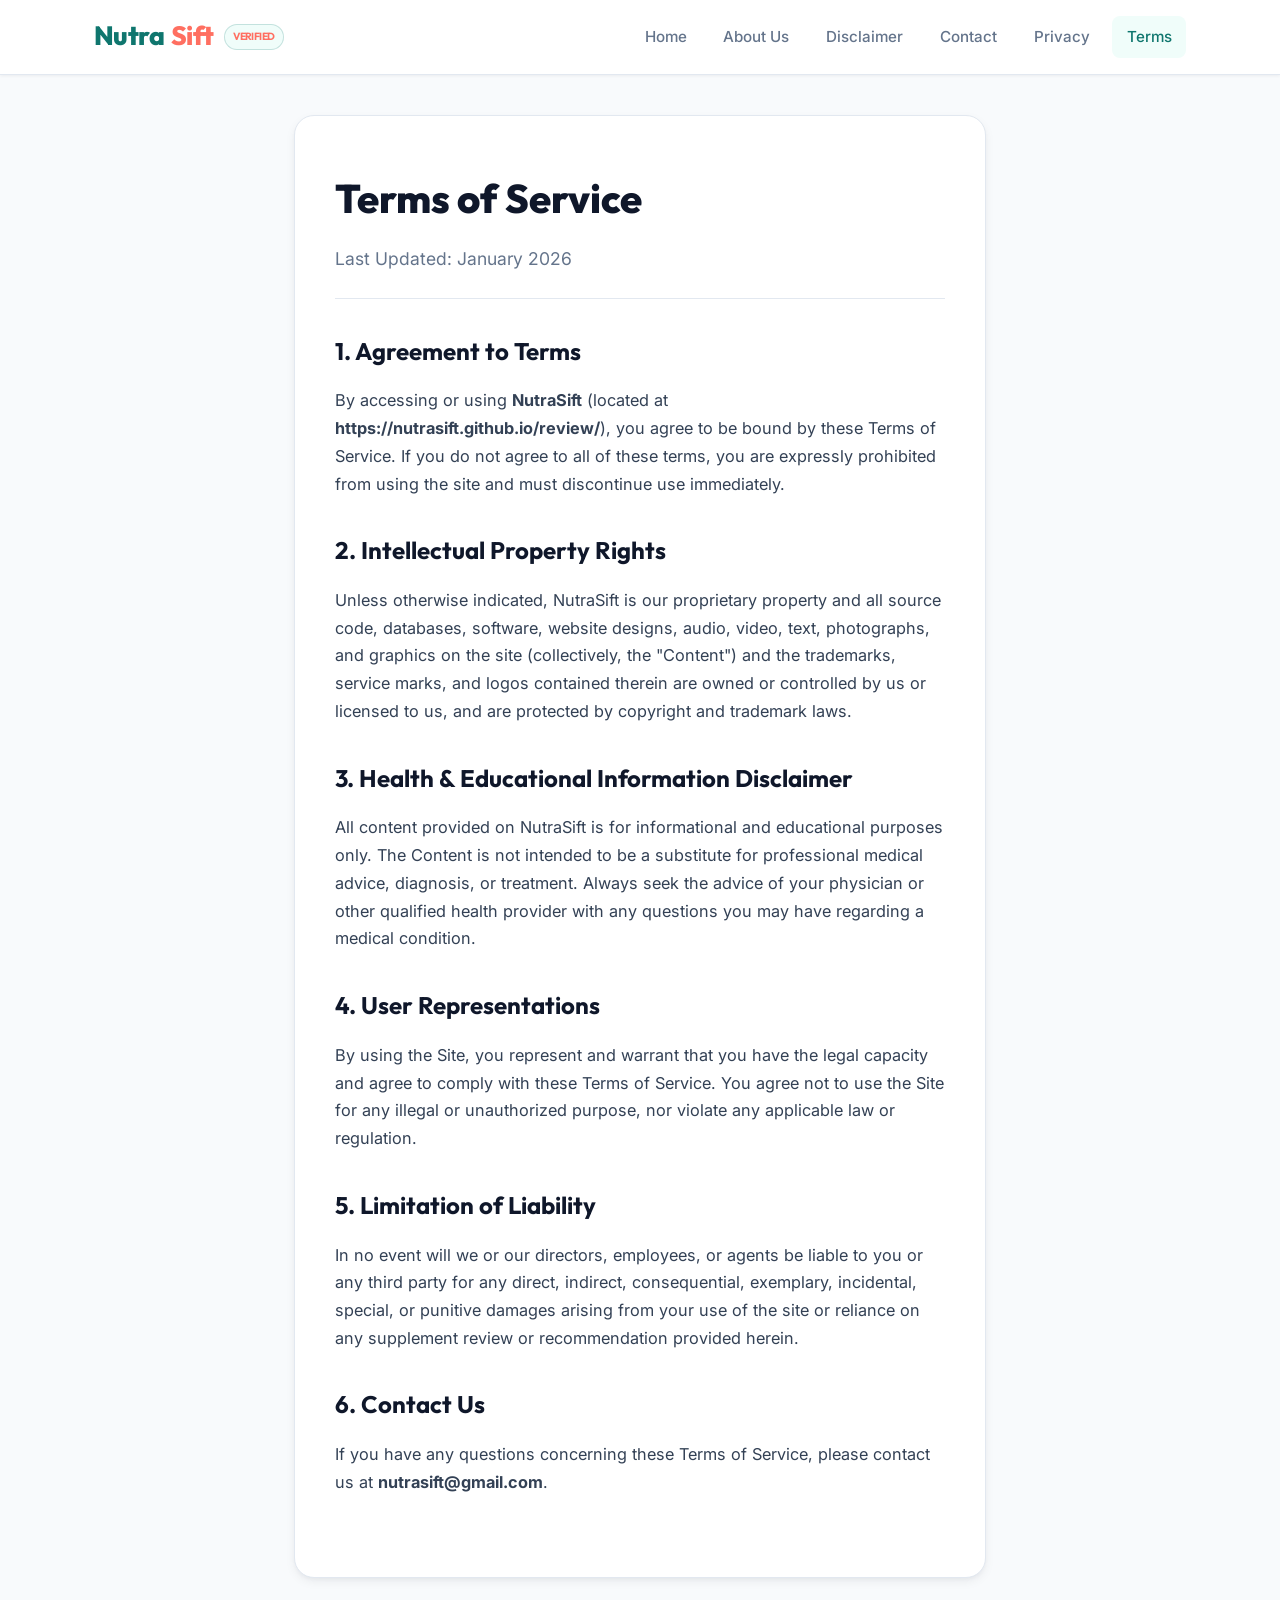
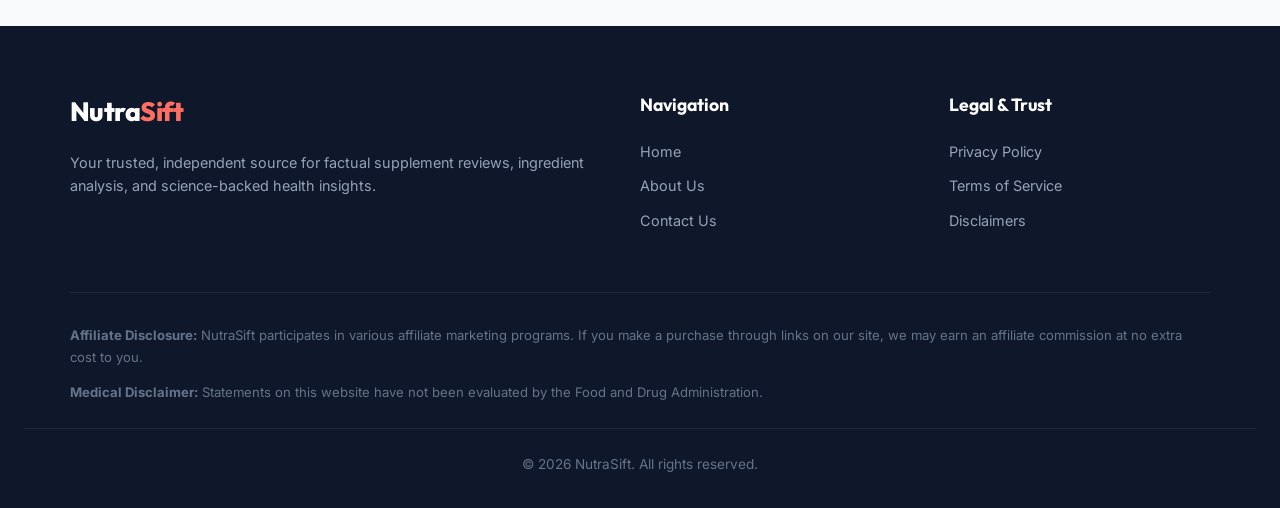
<file: terms.html>
<!DOCTYPE html>
<html lang="en">
<head>
  <meta charset="UTF-8">
  <meta name="viewport" content="width=device-width, initial-scale=1.0">
  <title>Terms of Service | NutraSift</title>
  <meta name="description" content="NutraSift Terms of Service governing your access and use of our review website.">
  <link rel="stylesheet" href="style.css">
  <meta name="author" content="NutraSift Editorial Team">
  <meta name="robots" content="index, follow, max-image-preview:large, max-snippet:-1, max-video-preview:-1">
  <link rel="canonical" href="https://nutrasift.github.io/review/terms.html">
  
  <!-- Open Graph / Facebook SEO -->
  <meta property="og:type" content="website">
  <meta property="og:url" content="https://nutrasift.github.io/review/terms.html">
  <meta property="og:title" content="Terms of Service | NutraSift">
  <meta property="og:description" content="NutraSift Terms of Service governing your access and use of our review website.">
  <meta property="og:site_name" content="NutraSift">

  <!-- Twitter Card SEO -->
  <meta name="twitter:card" content="summary_large_image">
  <meta name="twitter:title" content="Terms of Service | NutraSift">
  <meta name="twitter:description" content="NutraSift Terms of Service governing your access and use of our review website.">
</head>
<body>

  <header class="site-header">
    <div class="header-container">
      <a href="index.html" class="logo">Nutra<span>Sift</span><span class="logo-badge">Verified</span></a>
      <button class="mobile-menu-btn" onclick="document.querySelector('.nav-links').classList.toggle('active')">☰</button>
      <nav class="nav-links">
        <a href="index.html">Home</a>
        <a href="about.html">About Us</a>
        <a href="disclaimer.html">Disclaimer</a>
        <a href="contact.html">Contact</a>
        <a href="privacy.html">Privacy</a>
        <a href="terms.html" class="active">Terms</a>
      </nav>
    </div>
  </header>

  <main class="main-wrapper">
    <div class="container">
      <div class="page-card">
        <h1 class="page-title">Terms of Service</h1>
        <p class="page-subtitle">Last Updated: January 2026</p>

        <div class="content-block">
          <h2>1. Agreement to Terms</h2>
          <p>By accessing or using <strong>NutraSift</strong> (located at <strong>https://nutrasift.github.io/review/</strong>), you agree to be bound by these Terms of Service. If you do not agree to all of these terms, you are expressly prohibited from using the site and must discontinue use immediately.</p>
        </div>

        <div class="content-block">
          <h2>2. Intellectual Property Rights</h2>
          <p>Unless otherwise indicated, NutraSift is our proprietary property and all source code, databases, software, website designs, audio, video, text, photographs, and graphics on the site (collectively, the "Content") and the trademarks, service marks, and logos contained therein are owned or controlled by us or licensed to us, and are protected by copyright and trademark laws.</p>
        </div>

        <div class="content-block">
          <h2>3. Health & Educational Information Disclaimer</h2>
          <p>All content provided on NutraSift is for informational and educational purposes only. The Content is not intended to be a substitute for professional medical advice, diagnosis, or treatment. Always seek the advice of your physician or other qualified health provider with any questions you may have regarding a medical condition.</p>
        </div>

        <div class="content-block">
          <h2>4. User Representations</h2>
          <p>By using the Site, you represent and warrant that you have the legal capacity and agree to comply with these Terms of Service. You agree not to use the Site for any illegal or unauthorized purpose, nor violate any applicable law or regulation.</p>
        </div>

        <div class="content-block">
          <h2>5. Limitation of Liability</h2>
          <p>In no event will we or our directors, employees, or agents be liable to you or any third party for any direct, indirect, consequential, exemplary, incidental, special, or punitive damages arising from your use of the site or reliance on any supplement review or recommendation provided herein.</p>
        </div>

        <div class="content-block">
          <h2>6. Contact Us</h2>
          <p>If you have any questions concerning these Terms of Service, please contact us at <strong>nutrasift@gmail.com</strong>.</p>
        </div>

      </div>
    </div>
  </main>

  <footer class="site-footer">
    <div class="footer-container">
      <div class="footer-brand">
        <a href="index.html" class="logo">Nutra<span>Sift</span></a>
        <p>Your trusted, independent source for factual supplement reviews, ingredient analysis, and science-backed health insights.</p>
      </div>
      <div>
        <h4 class="footer-title">Navigation</h4>
        <ul class="footer-links">
          <li><a href="index.html">Home</a></li>
          <li><a href="about.html">About Us</a></li>
          <li><a href="contact.html">Contact Us</a></li>
        </ul>
      </div>
      <div>
        <h4 class="footer-title">Legal & Trust</h4>
        <ul class="footer-links">
          <li><a href="privacy.html">Privacy Policy</a></li>
          <li><a href="terms.html">Terms of Service</a></li>
          <li><a href="disclaimer.html">Disclaimers</a></li>
        </ul>
      </div>
    </div>

    <div class="footer-disclaimers">
      <p><strong>Affiliate Disclosure:</strong> NutraSift participates in various affiliate marketing programs. If you make a purchase through links on our site, we may earn an affiliate commission at no extra cost to you.</p>
      <p><strong>Medical Disclaimer:</strong> Statements on this website have not been evaluated by the Food and Drug Administration.</p>
    </div>

    <div class="copyright">
      &copy; 2026 NutraSift. All rights reserved.
    </div>
  </footer>

</body>
</html>
</file>
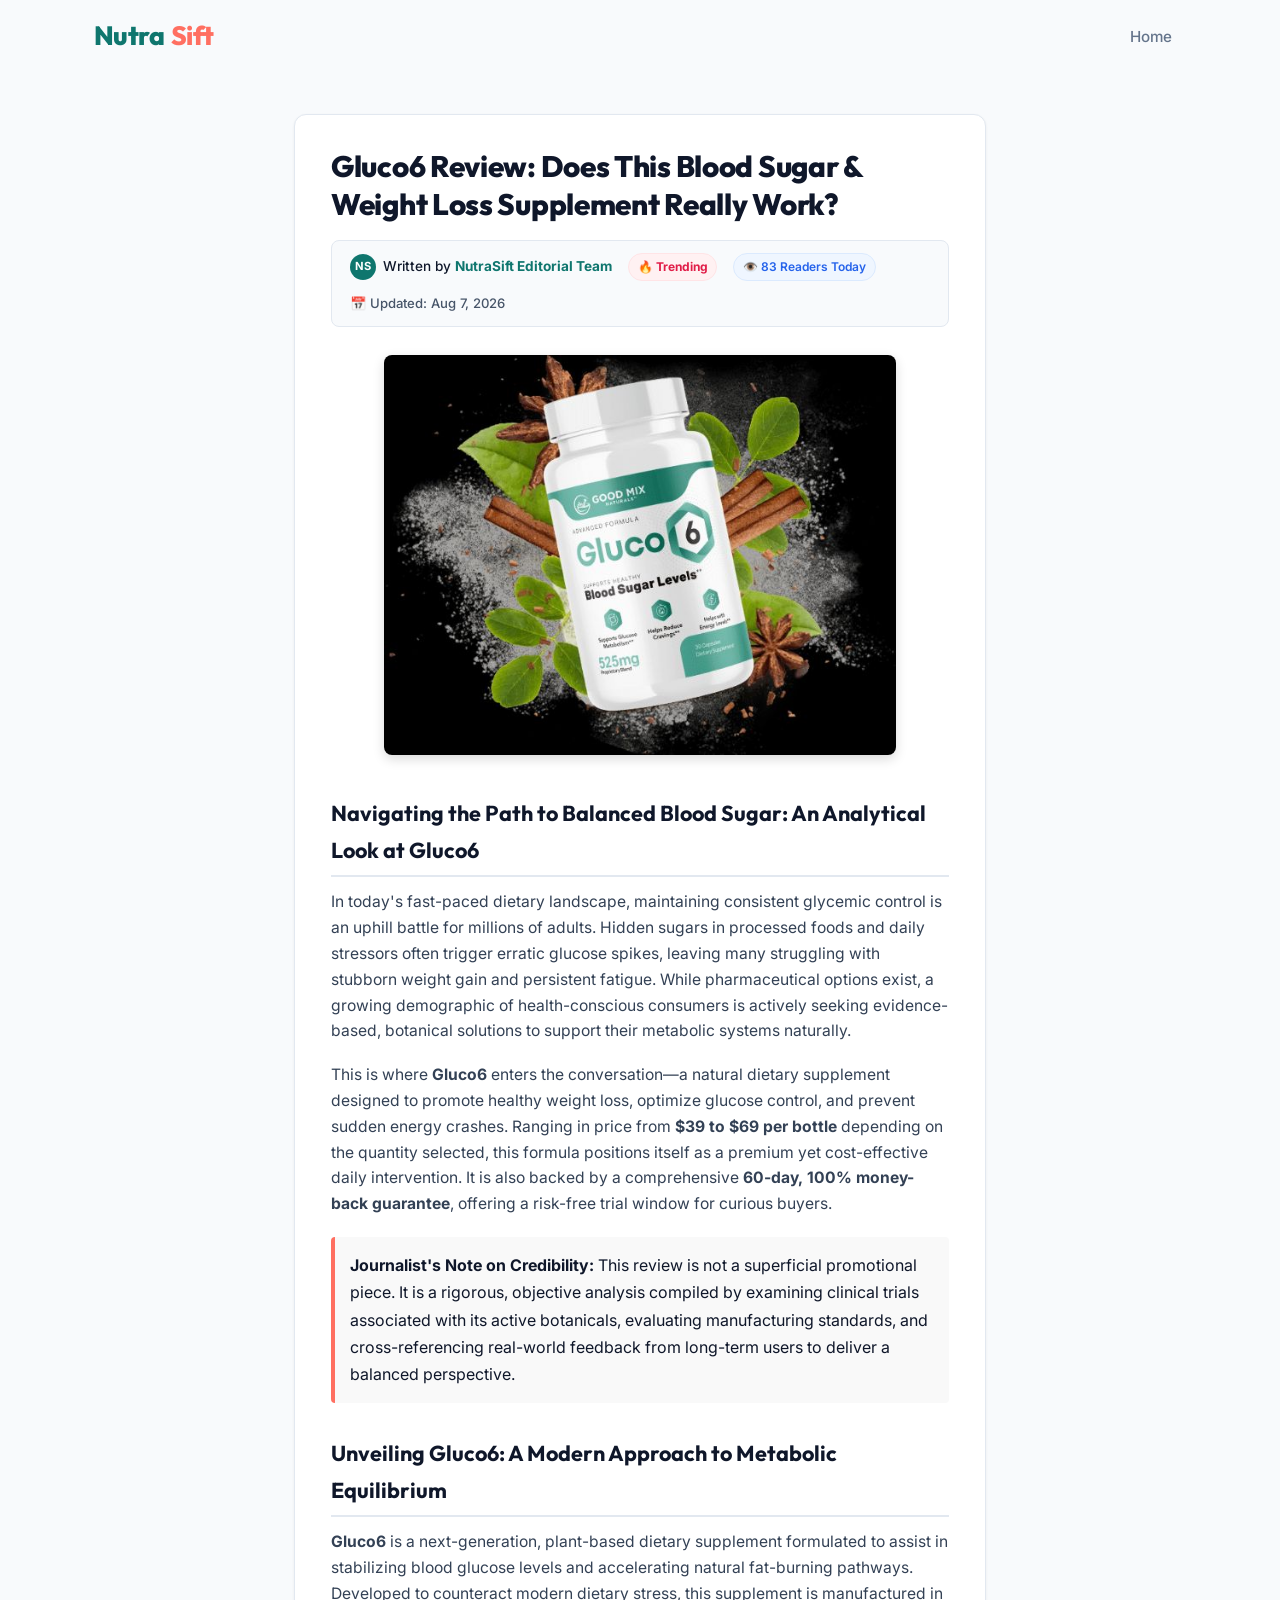
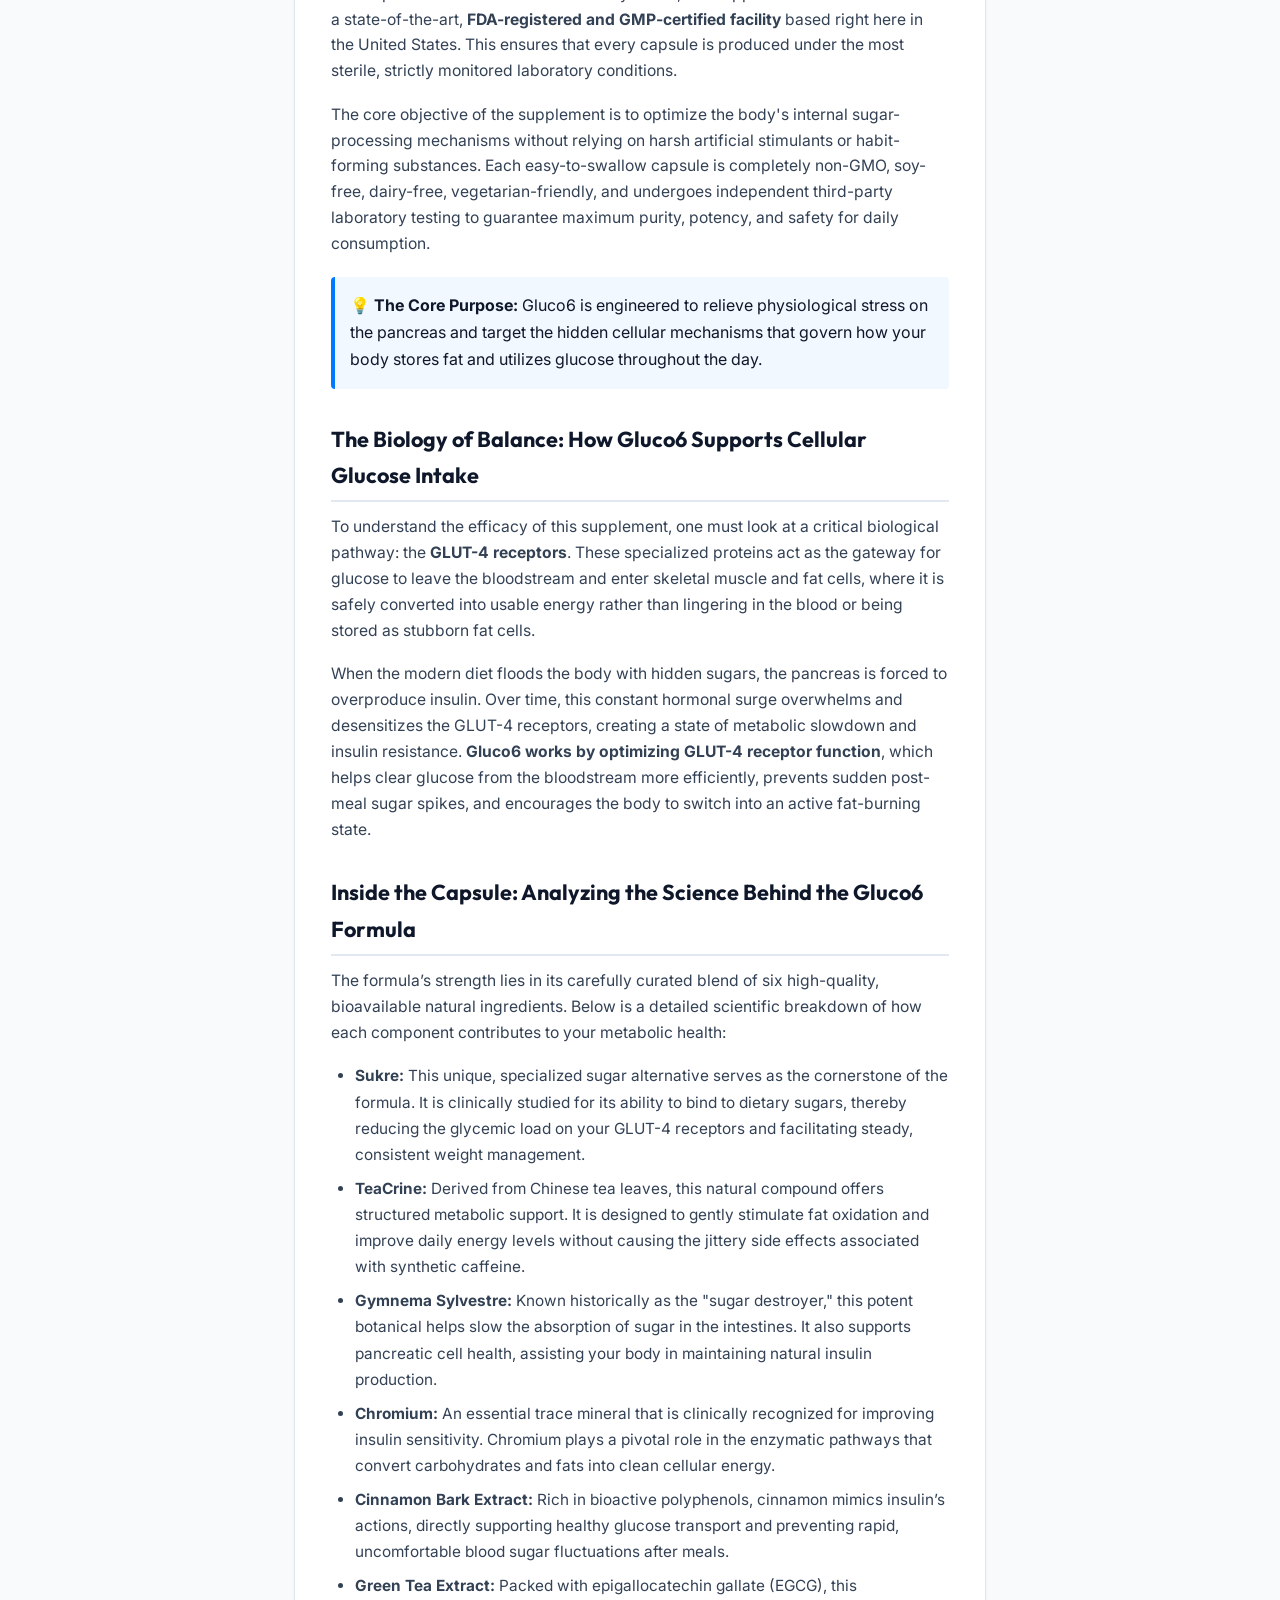
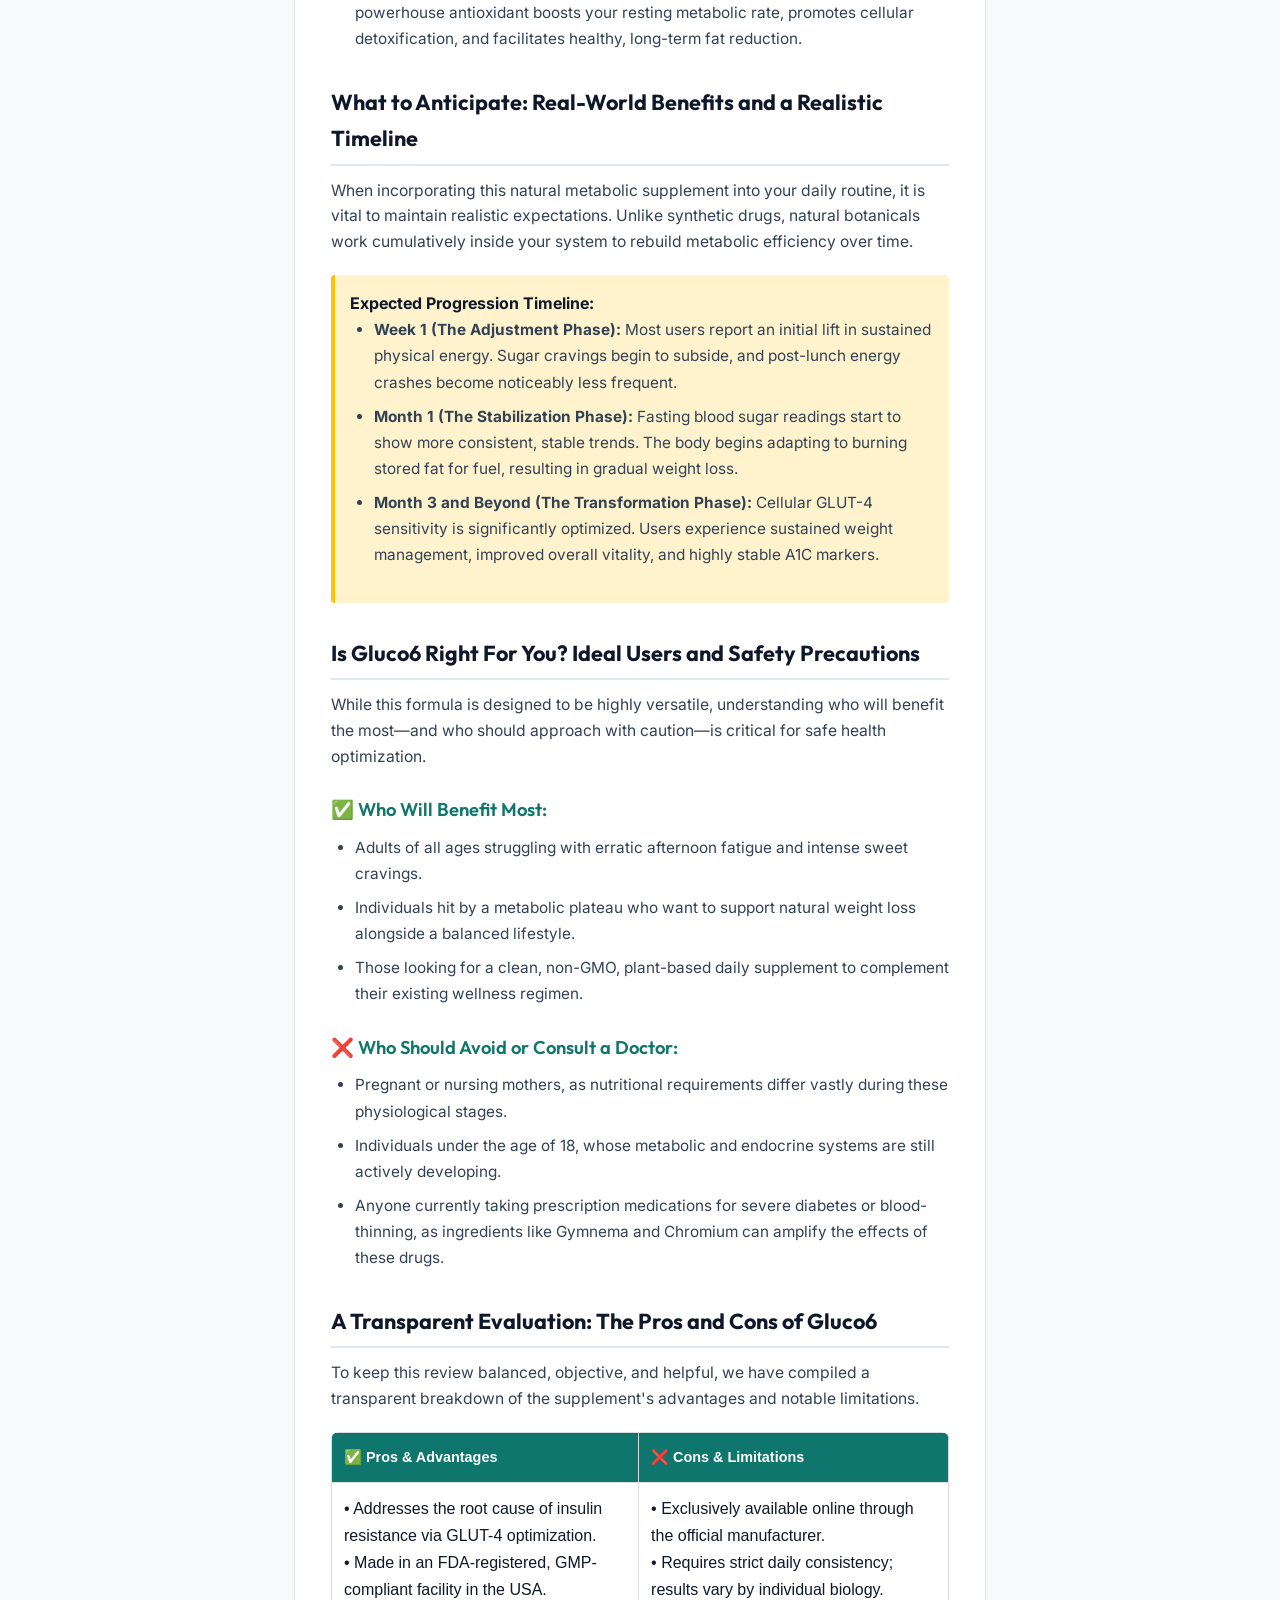
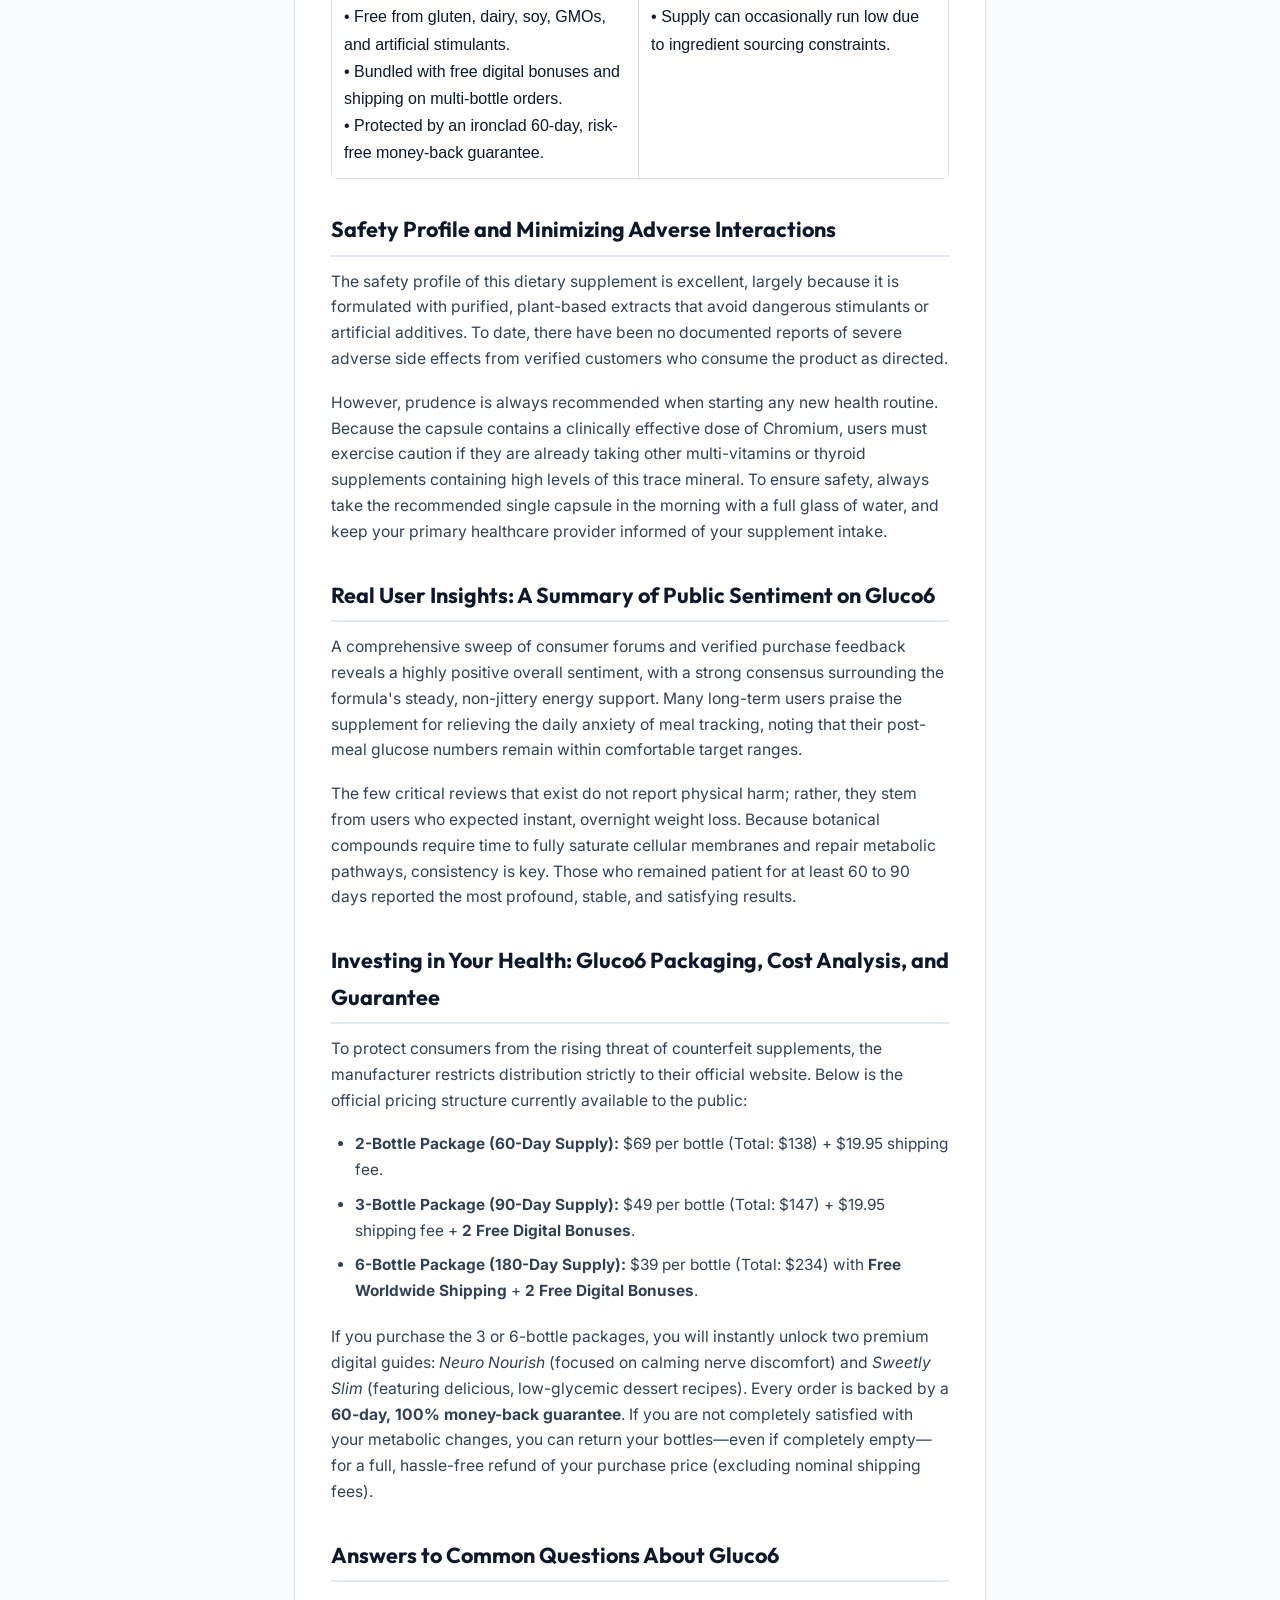
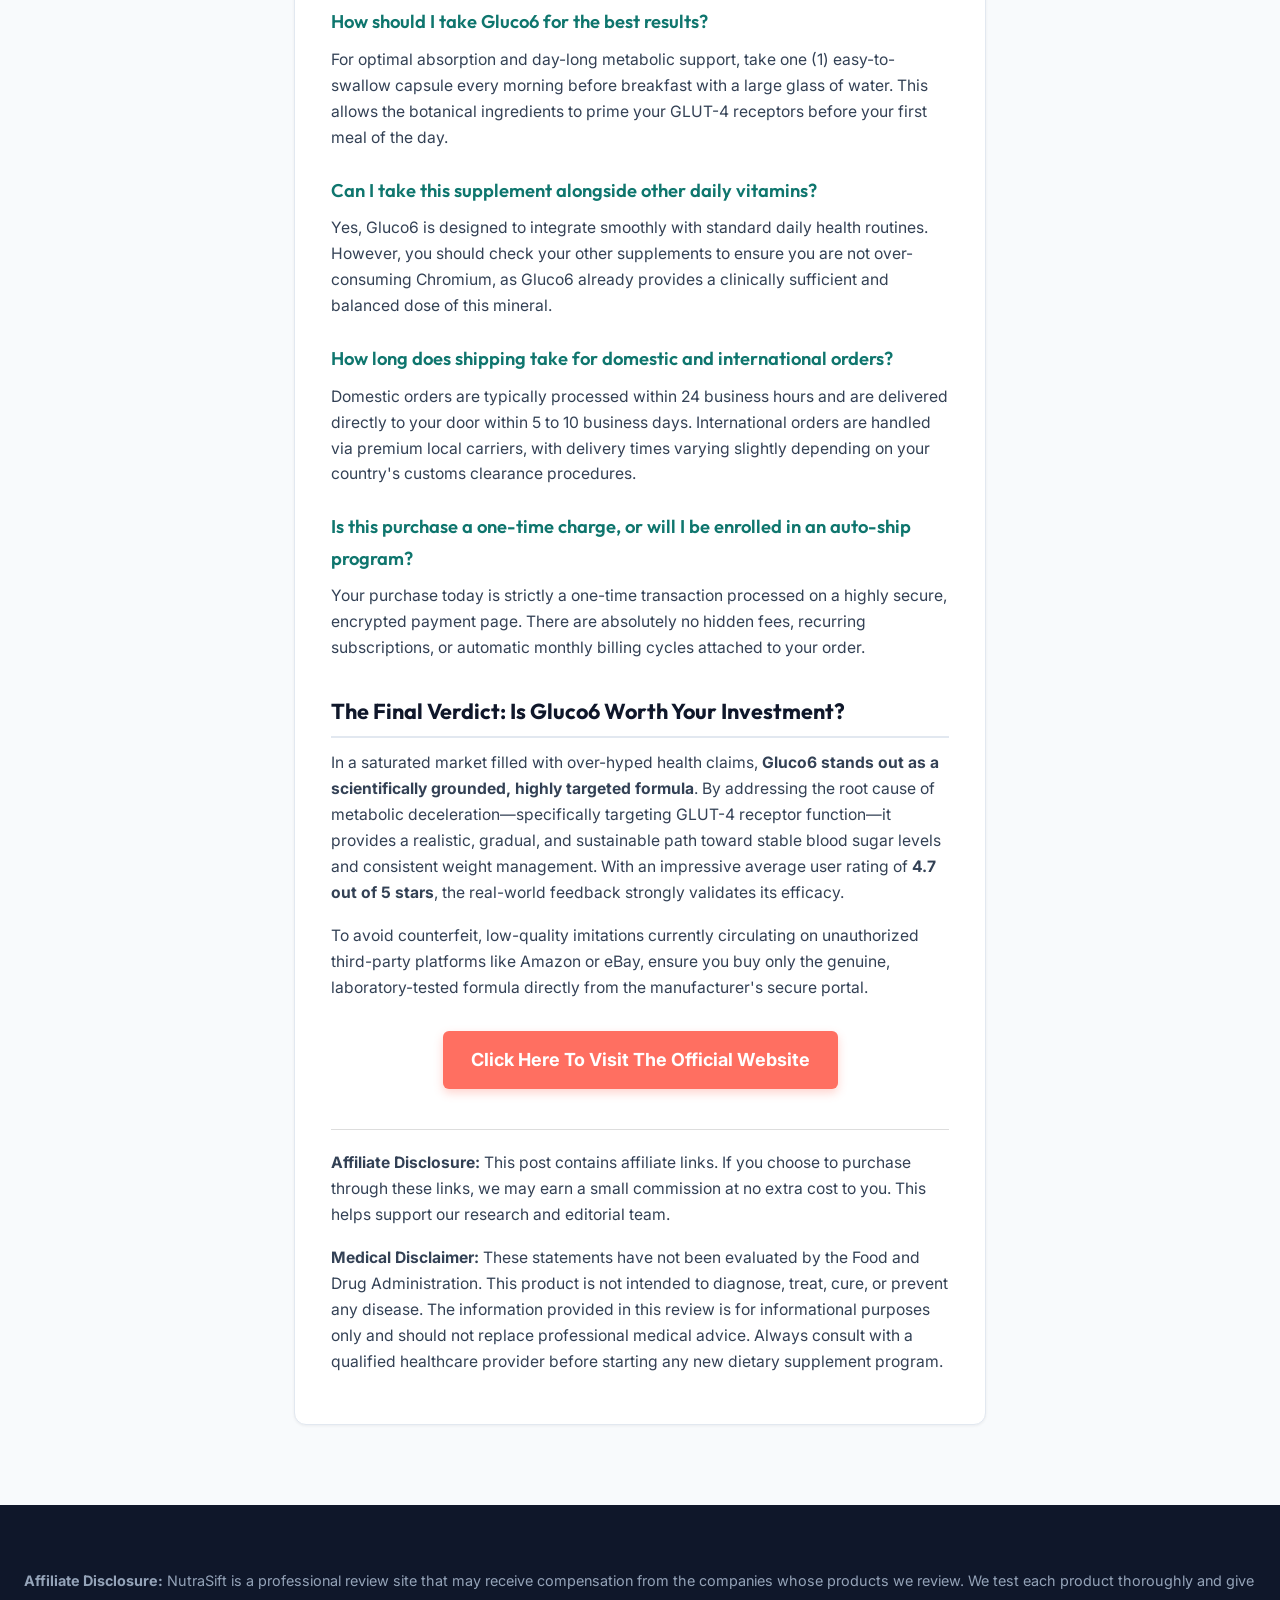
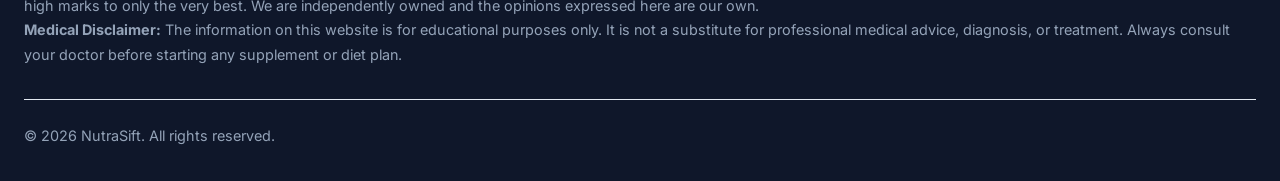
<file: posts/gluco6-review-does-this-blood-sugar-weight-loss-su.html>
<!DOCTYPE html>
<html lang="en">
<head>
  <meta charset="UTF-8">
  <meta name="viewport" content="width=device-width, initial-scale=1.0">
  <title>Gluco6 Review: Does This Blood Sugar & Weight Loss Supplement Really Work? | NutraSift</title>
  <meta name="description" content="Read our honest review of The Faster Way to including ingredients, benefits, pros, cons, and side effects.">
  <link rel="stylesheet" href="../style.css">
</head>
<body>

  <header>
    <div class="header-container">
      <a href="../index.html" class="logo">Nutra<span>Sift</span></a>
      <nav class="nav-links">
        <a href="../index.html">Home</a>
      </nav>
    </div>
  </header>

  <main class="container">
    <article>
      <h1>Gluco6 Review: Does This Blood Sugar & Weight Loss Supplement Really Work?</h1>
      
      <div class="post-meta-bar">
          <div class="author-badge">
            <div class="author-avatar">NS</div>
            <span>Written by <strong>NutraSift Editorial Team</strong></span>
          </div>
          <span class="trending-badge">🔥 Trending</span>
          <span class="readers-badge">👁️ 83 Readers Today</span>
          <span class="updated-badge">📅 Updated: Aug 7, 2026</span>
        </div>

      <div style="text-align: center; margin: 25px 0;">
  <img src="[data-uri]" alt="Gluco6" style="max-width: 100%; height: auto; border-radius: 8px; box-shadow: 0 4px 12px rgba(0,0,0,0.15); max-height: 400px; object-fit: contain;" />
</div>
    <h2>Navigating the Path to Balanced Blood Sugar: An Analytical Look at Gluco6</h2>

<p>In today's fast-paced dietary landscape, maintaining consistent glycemic control is an uphill battle for millions of adults. Hidden sugars in processed foods and daily stressors often trigger erratic glucose spikes, leaving many struggling with stubborn weight gain and persistent fatigue. While pharmaceutical options exist, a growing demographic of health-conscious consumers is actively seeking evidence-based, botanical solutions to support their metabolic systems naturally.</p>

<p>This is where <strong>Gluco6</strong> enters the conversation—a natural dietary supplement designed to promote healthy weight loss, optimize glucose control, and prevent sudden energy crashes. Ranging in price from <strong>$39 to $69 per bottle</strong> depending on the quantity selected, this formula positions itself as a premium yet cost-effective daily intervention. It is also backed by a comprehensive <strong>60-day, 100% money-back guarantee</strong>, offering a risk-free trial window for curious buyers.</p>

<div style="background: #f9f9f9; border-left: 4px solid #FF6F61; padding: 15px; margin: 20px 0; border-radius: 4px;">
  <strong>Journalist's Note on Credibility:</strong> This review is not a superficial promotional piece. It is a rigorous, objective analysis compiled by examining clinical trials associated with its active botanicals, evaluating manufacturing standards, and cross-referencing real-world feedback from long-term users to deliver a balanced perspective.
</div>

<h2>Unveiling Gluco6: A Modern Approach to Metabolic Equilibrium</h2>

<p><strong>Gluco6</strong> is a next-generation, plant-based dietary supplement formulated to assist in stabilizing blood glucose levels and accelerating natural fat-burning pathways. Developed to counteract modern dietary stress, this supplement is manufactured in a state-of-the-art, <strong>FDA-registered and GMP-certified facility</strong> based right here in the United States. This ensures that every capsule is produced under the most sterile, strictly monitored laboratory conditions.</p>

<p>The core objective of the supplement is to optimize the body's internal sugar-processing mechanisms without relying on harsh artificial stimulants or habit-forming substances. Each easy-to-swallow capsule is completely non-GMO, soy-free, dairy-free, vegetarian-friendly, and undergoes independent third-party laboratory testing to guarantee maximum purity, potency, and safety for daily consumption.</p>

<div style="background: #f1f8ff; border-left: 4px solid #007bff; padding: 15px; margin: 20px 0; border-radius: 4px;">
  💡 <strong>The Core Purpose:</strong> Gluco6 is engineered to relieve physiological stress on the pancreas and target the hidden cellular mechanisms that govern how your body stores fat and utilizes glucose throughout the day.
</div>

<h2>The Biology of Balance: How Gluco6 Supports Cellular Glucose Intake</h2>

<p>To understand the efficacy of this supplement, one must look at a critical biological pathway: the <strong>GLUT-4 receptors</strong>. These specialized proteins act as the gateway for glucose to leave the bloodstream and enter skeletal muscle and fat cells, where it is safely converted into usable energy rather than lingering in the blood or being stored as stubborn fat cells.</p>

<p>When the modern diet floods the body with hidden sugars, the pancreas is forced to overproduce insulin. Over time, this constant hormonal surge overwhelms and desensitizes the GLUT-4 receptors, creating a state of metabolic slowdown and insulin resistance. <strong>Gluco6 works by optimizing GLUT-4 receptor function</strong>, which helps clear glucose from the bloodstream more efficiently, prevents sudden post-meal sugar spikes, and encourages the body to switch into an active fat-burning state.</p>

<h2>Inside the Capsule: Analyzing the Science Behind the Gluco6 Formula</h2>

<p>The formula’s strength lies in its carefully curated blend of six high-quality, bioavailable natural ingredients. Below is a detailed scientific breakdown of how each component contributes to your metabolic health:</p>

<ul>
  <li><strong>Sukre:</strong> This unique, specialized sugar alternative serves as the cornerstone of the formula. It is clinically studied for its ability to bind to dietary sugars, thereby reducing the glycemic load on your GLUT-4 receptors and facilitating steady, consistent weight management.</li>
  <li><strong>TeaCrine:</strong> Derived from Chinese tea leaves, this natural compound offers structured metabolic support. It is designed to gently stimulate fat oxidation and improve daily energy levels without causing the jittery side effects associated with synthetic caffeine.</li>
  <li><strong>Gymnema Sylvestre:</strong> Known historically as the "sugar destroyer," this potent botanical helps slow the absorption of sugar in the intestines. It also supports pancreatic cell health, assisting your body in maintaining natural insulin production.</li>
  <li><strong>Chromium:</strong> An essential trace mineral that is clinically recognized for improving insulin sensitivity. Chromium plays a pivotal role in the enzymatic pathways that convert carbohydrates and fats into clean cellular energy.</li>
  <li><strong>Cinnamon Bark Extract:</strong> Rich in bioactive polyphenols, cinnamon mimics insulin’s actions, directly supporting healthy glucose transport and preventing rapid, uncomfortable blood sugar fluctuations after meals.</li>
  <li><strong>Green Tea Extract:</strong> Packed with epigallocatechin gallate (EGCG), this powerhouse antioxidant boosts your resting metabolic rate, promotes cellular detoxification, and facilitates healthy, long-term fat reduction.</li>
</ul>

<h2>What to Anticipate: Real-World Benefits and a Realistic Timeline</h2>

<p>When incorporating this natural metabolic supplement into your daily routine, it is vital to maintain realistic expectations. Unlike synthetic drugs, natural botanicals work cumulatively inside your system to rebuild metabolic efficiency over time.</p>

<div style="background: #fff3cd; border-left: 4px solid #ffc107; padding: 15px; margin: 20px 0; border-radius: 4px;">
  <strong>Expected Progression Timeline:</strong>
  <ul>
    <li><strong>Week 1 (The Adjustment Phase):</strong> Most users report an initial lift in sustained physical energy. Sugar cravings begin to subside, and post-lunch energy crashes become noticeably less frequent.</li>
    <li><strong>Month 1 (The Stabilization Phase):</strong> Fasting blood sugar readings start to show more consistent, stable trends. The body begins adapting to burning stored fat for fuel, resulting in gradual weight loss.</li>
    <li><strong>Month 3 and Beyond (The Transformation Phase):</strong> Cellular GLUT-4 sensitivity is significantly optimized. Users experience sustained weight management, improved overall vitality, and highly stable A1C markers.</li>
  </ul>
</div>

<h2>Is Gluco6 Right For You? Ideal Users and Safety Precautions</h2>

<p>While this formula is designed to be highly versatile, understanding who will benefit the most—and who should approach with caution—is critical for safe health optimization.</p>

<h3>✅ Who Will Benefit Most:</h3>
<ul>
  <li>Adults of all ages struggling with erratic afternoon fatigue and intense sweet cravings.</li>
  <li>Individuals hit by a metabolic plateau who want to support natural weight loss alongside a balanced lifestyle.</li>
  <li>Those looking for a clean, non-GMO, plant-based daily supplement to complement their existing wellness regimen.</li>
</ul>

<h3>❌ Who Should Avoid or Consult a Doctor:</h3>
<ul>
  <li>Pregnant or nursing mothers, as nutritional requirements differ vastly during these physiological stages.</li>
  <li>Individuals under the age of 18, whose metabolic and endocrine systems are still actively developing.</li>
  <li>Anyone currently taking prescription medications for severe diabetes or blood-thinning, as ingredients like Gymnema and Chromium can amplify the effects of these drugs.</li>
</ul>

<h2>A Transparent Evaluation: The Pros and Cons of Gluco6</h2>

<p>To keep this review balanced, objective, and helpful, we have compiled a transparent breakdown of the supplement's advantages and notable limitations.</p>

<table style="width: 100%; border-collapse: collapse; margin: 20px 0; font-family: sans-serif;">
  <thead>
    <tr style="background-color: #f2f2f2; text-align: left;">
      <th style="padding: 12px; border: 1px solid #ddd;">✅ Pros &amp; Advantages</th>
      <th style="padding: 12px; border: 1px solid #ddd;">❌ Cons &amp; Limitations</th>
    </tr>
  </thead>
  <tbody>
    <tr>
      <td style="padding: 12px; border: 1px solid #ddd; vertical-align: top;">
        • Addresses the root cause of insulin resistance via GLUT-4 optimization.<br>
        • Made in an FDA-registered, GMP-compliant facility in the USA.<br>
        • Free from gluten, dairy, soy, GMOs, and artificial stimulants.<br>
        • Bundled with free digital bonuses and shipping on multi-bottle orders.<br>
        • Protected by an ironclad 60-day, risk-free money-back guarantee.
      </td>
      <td style="padding: 12px; border: 1px solid #ddd; vertical-align: top;">
        • Exclusively available online through the official manufacturer.<br>
        • Requires strict daily consistency; results vary by individual biology.<br>
        • Supply can occasionally run low due to ingredient sourcing constraints.
      </td>
    </tr>
  </tbody>
</table>

<h2>Safety Profile and Minimizing Adverse Interactions</h2>

<p>The safety profile of this dietary supplement is excellent, largely because it is formulated with purified, plant-based extracts that avoid dangerous stimulants or artificial additives. To date, there have been no documented reports of severe adverse side effects from verified customers who consume the product as directed.</p>

<p>However, prudence is always recommended when starting any new health routine. Because the capsule contains a clinically effective dose of Chromium, users must exercise caution if they are already taking other multi-vitamins or thyroid supplements containing high levels of this trace mineral. To ensure safety, always take the recommended single capsule in the morning with a full glass of water, and keep your primary healthcare provider informed of your supplement intake.</p>

<h2>Real User Insights: A Summary of Public Sentiment on Gluco6</h2>

<p>A comprehensive sweep of consumer forums and verified purchase feedback reveals a highly positive overall sentiment, with a strong consensus surrounding the formula's steady, non-jittery energy support. Many long-term users praise the supplement for relieving the daily anxiety of meal tracking, noting that their post-meal glucose numbers remain within comfortable target ranges.</p>

<p>The few critical reviews that exist do not report physical harm; rather, they stem from users who expected instant, overnight weight loss. Because botanical compounds require time to fully saturate cellular membranes and repair metabolic pathways, consistency is key. Those who remained patient for at least 60 to 90 days reported the most profound, stable, and satisfying results.</p>

<h2>Investing in Your Health: Gluco6 Packaging, Cost Analysis, and Guarantee</h2>

<p>To protect consumers from the rising threat of counterfeit supplements, the manufacturer restricts distribution strictly to their official website. Below is the official pricing structure currently available to the public:</p>

<ul>
  <li><strong>2-Bottle Package (60-Day Supply):</strong> $69 per bottle (Total: $138) + $19.95 shipping fee.</li>
  <li><strong>3-Bottle Package (90-Day Supply):</strong> $49 per bottle (Total: $147) + $19.95 shipping fee + <strong>2 Free Digital Bonuses</strong>.</li>
  <li><strong>6-Bottle Package (180-Day Supply):</strong> $39 per bottle (Total: $234) with <strong>Free Worldwide Shipping</strong> + <strong>2 Free Digital Bonuses</strong>.</li>
</ul>

<p>If you purchase the 3 or 6-bottle packages, you will instantly unlock two premium digital guides: <em>Neuro Nourish</em> (focused on calming nerve discomfort) and <em>Sweetly Slim</em> (featuring delicious, low-glycemic dessert recipes). Every order is backed by a <strong>60-day, 100% money-back guarantee</strong>. If you are not completely satisfied with your metabolic changes, you can return your bottles—even if completely empty—for a full, hassle-free refund of your purchase price (excluding nominal shipping fees).</p>

<h2>Answers to Common Questions About Gluco6</h2>

<h3>How should I take Gluco6 for the best results?</h3>
<p>For optimal absorption and day-long metabolic support, take one (1) easy-to-swallow capsule every morning before breakfast with a large glass of water. This allows the botanical ingredients to prime your GLUT-4 receptors before your first meal of the day.</p>

<h3>Can I take this supplement alongside other daily vitamins?</h3>
<p>Yes, Gluco6 is designed to integrate smoothly with standard daily health routines. However, you should check your other supplements to ensure you are not over-consuming Chromium, as Gluco6 already provides a clinically sufficient and balanced dose of this mineral.</p>

<h3>How long does shipping take for domestic and international orders?</h3>
<p>Domestic orders are typically processed within 24 business hours and are delivered directly to your door within 5 to 10 business days. International orders are handled via premium local carriers, with delivery times varying slightly depending on your country's customs clearance procedures.</p>

<h3>Is this purchase a one-time charge, or will I be enrolled in an auto-ship program?</h3>
<p>Your purchase today is strictly a one-time transaction processed on a highly secure, encrypted payment page. There are absolutely no hidden fees, recurring subscriptions, or automatic monthly billing cycles attached to your order.</p>

<h2>The Final Verdict: Is Gluco6 Worth Your Investment?</h2>

<p>In a saturated market filled with over-hyped health claims, <strong>Gluco6 stands out as a scientifically grounded, highly targeted formula</strong>. By addressing the root cause of metabolic deceleration—specifically targeting GLUT-4 receptor function—it provides a realistic, gradual, and sustainable path toward stable blood sugar levels and consistent weight management. With an impressive average user rating of <strong>4.7 out of 5 stars</strong>, the real-world feedback strongly validates its efficacy.</p>

<p>To avoid counterfeit, low-quality imitations currently circulating on unauthorized third-party platforms like Amazon or eBay, ensure you buy only the genuine, laboratory-tested formula directly from the manufacturer's secure portal.</p>

<div style="text-align: center; margin: 30px 0;">
  <a href="https://ab2633jfk5f2zv2btrng9lbt3v.hop.clickbank.net" target="_blank" style="display: inline-block; background: #FF6F61; color: white; padding: 14px 28px; text-decoration: none; border-radius: 6px; font-weight: bold; font-size: 18px; box-shadow: 0 4px 10px rgba(255, 111, 97, 0.3); transition: transform 0.2s ease;">Click Here To Visit The Official Website</a>
</div>
    
<footer style="margin-top: 40px; padding-top: 20px; border-top: 1px solid #ddd; font-size: 12px; color: #666; line-height: 1.6;">
  <p><strong>Affiliate Disclosure:</strong> This post contains affiliate links. If you choose to purchase through these links, we may earn a small commission at no extra cost to you. This helps support our research and editorial team.</p>
  <p style="margin-top: 10px;"><strong>Medical Disclaimer:</strong> These statements have not been evaluated by the Food and Drug Administration. This product is not intended to diagnose, treat, cure, or prevent any disease. The information provided in this review is for informational purposes only and should not replace professional medical advice. Always consult with a qualified healthcare provider before starting any new dietary supplement program.</p>
</footer>

    
<script type="application/ld+json">
{
  "@context": "https://schema.org/",
  "@type": "Product",
  "name": "Gluco6",
  "image": "[data-uri]",
  "description": "Factual review and analysis of Gluco6 ingredients, pros, cons, and clinical safety details.",
  "brand": {
    "@type": "Brand",
    "name": "Gluco6 Brand"
  },
  "offers": {
    "@type": "Offer",
    "priceCurrency": "USD",
    "price": "3969",
    "availability": "https://schema.org/InStock",
    "url": "https://ab2633jfk5f2zv2btrng9lbt3v.hop.clickbank.net"
  },
  "aggregateRating": {
    "@type": "AggregateRating",
    "ratingValue": "4.7",
    "reviewCount": "148"
  }
}
</script>
    </article>
  </main>

  <footer class="site-footer">
    <p><strong>Affiliate Disclosure:</strong> NutraSift is a professional review site that may receive compensation from the companies whose products we review. We test each product thoroughly and give high marks to only the very best. We are independently owned and the opinions expressed here are our own.</p>
    <p><strong>Medical Disclaimer:</strong> The information on this website is for educational purposes only. It is not a substitute for professional medical advice, diagnosis, or treatment. Always consult your doctor before starting any supplement or diet plan.</p>
    <p style="margin-top: 2rem; border-top: 1px solid var(--border-color); padding-top: 1.5rem;">&copy; 2026 NutraSift. All rights reserved.</p>
  </footer>

</body>
</html>
</file>
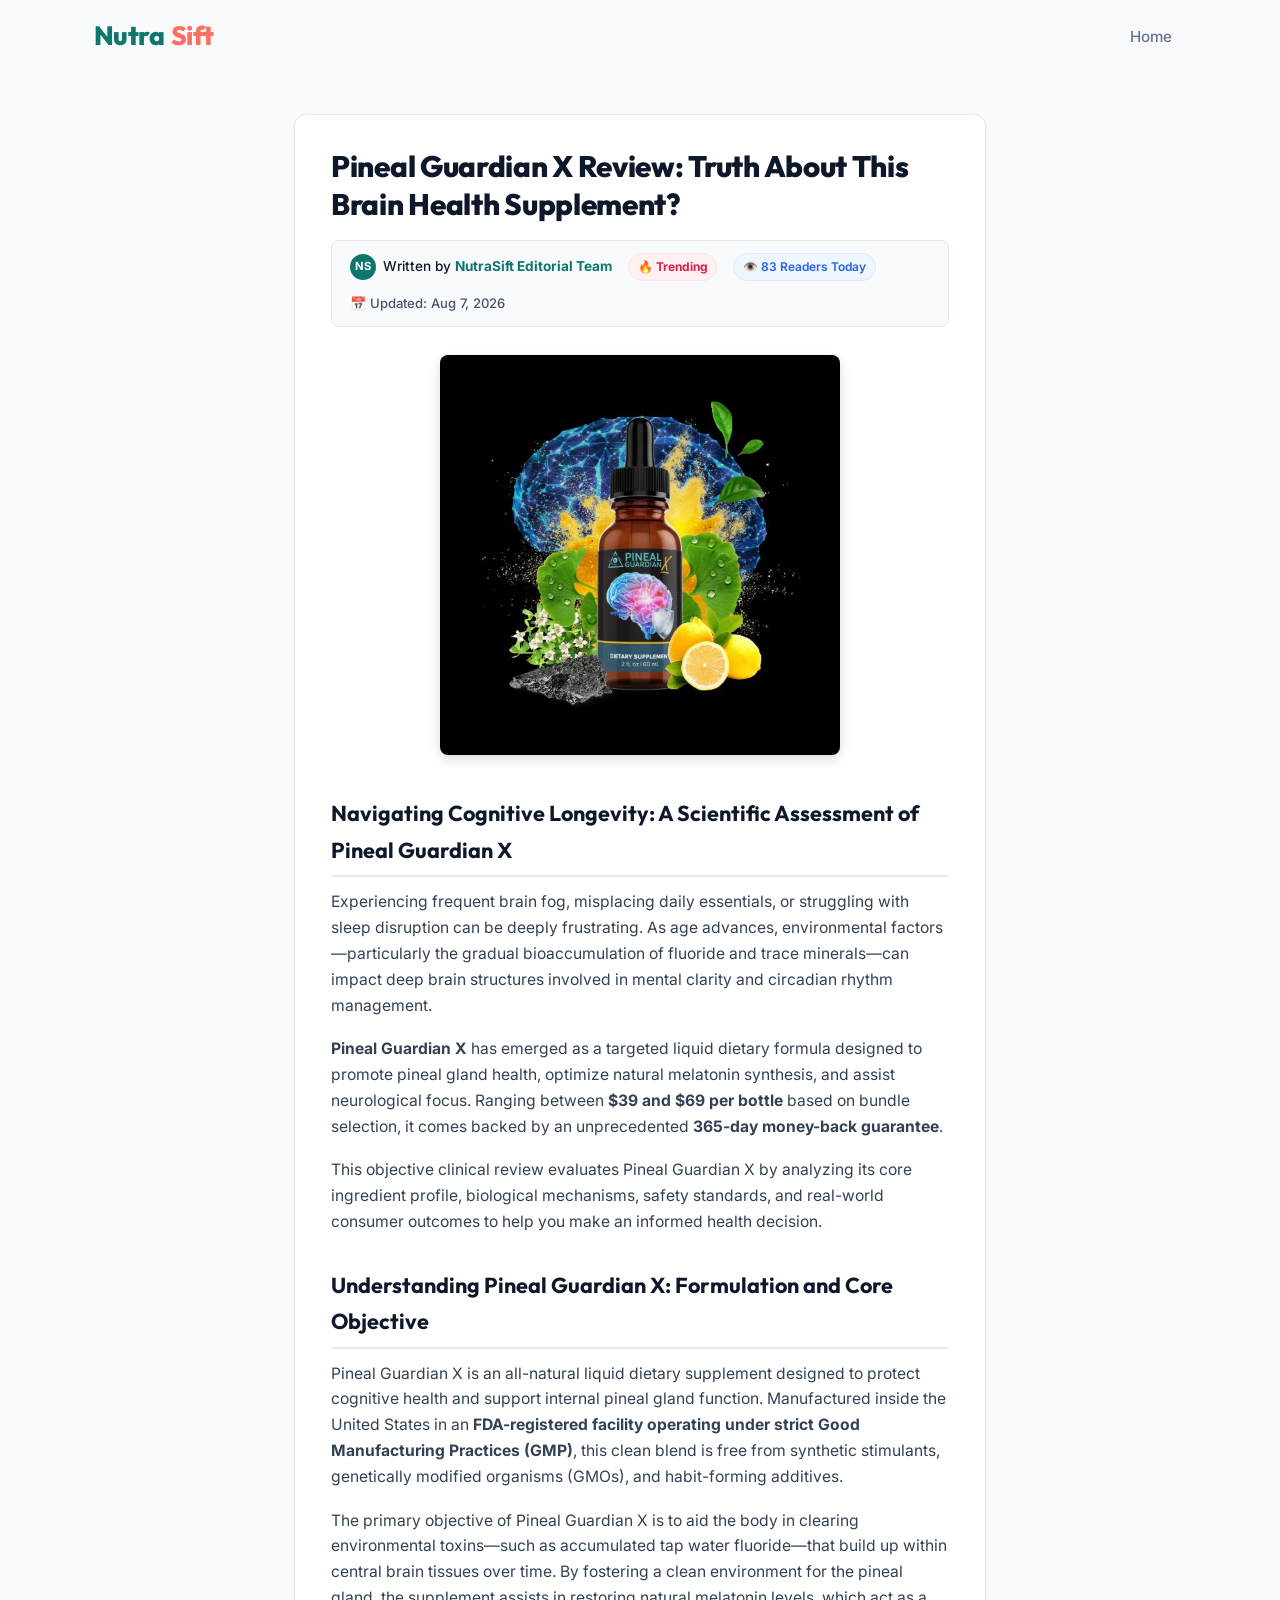
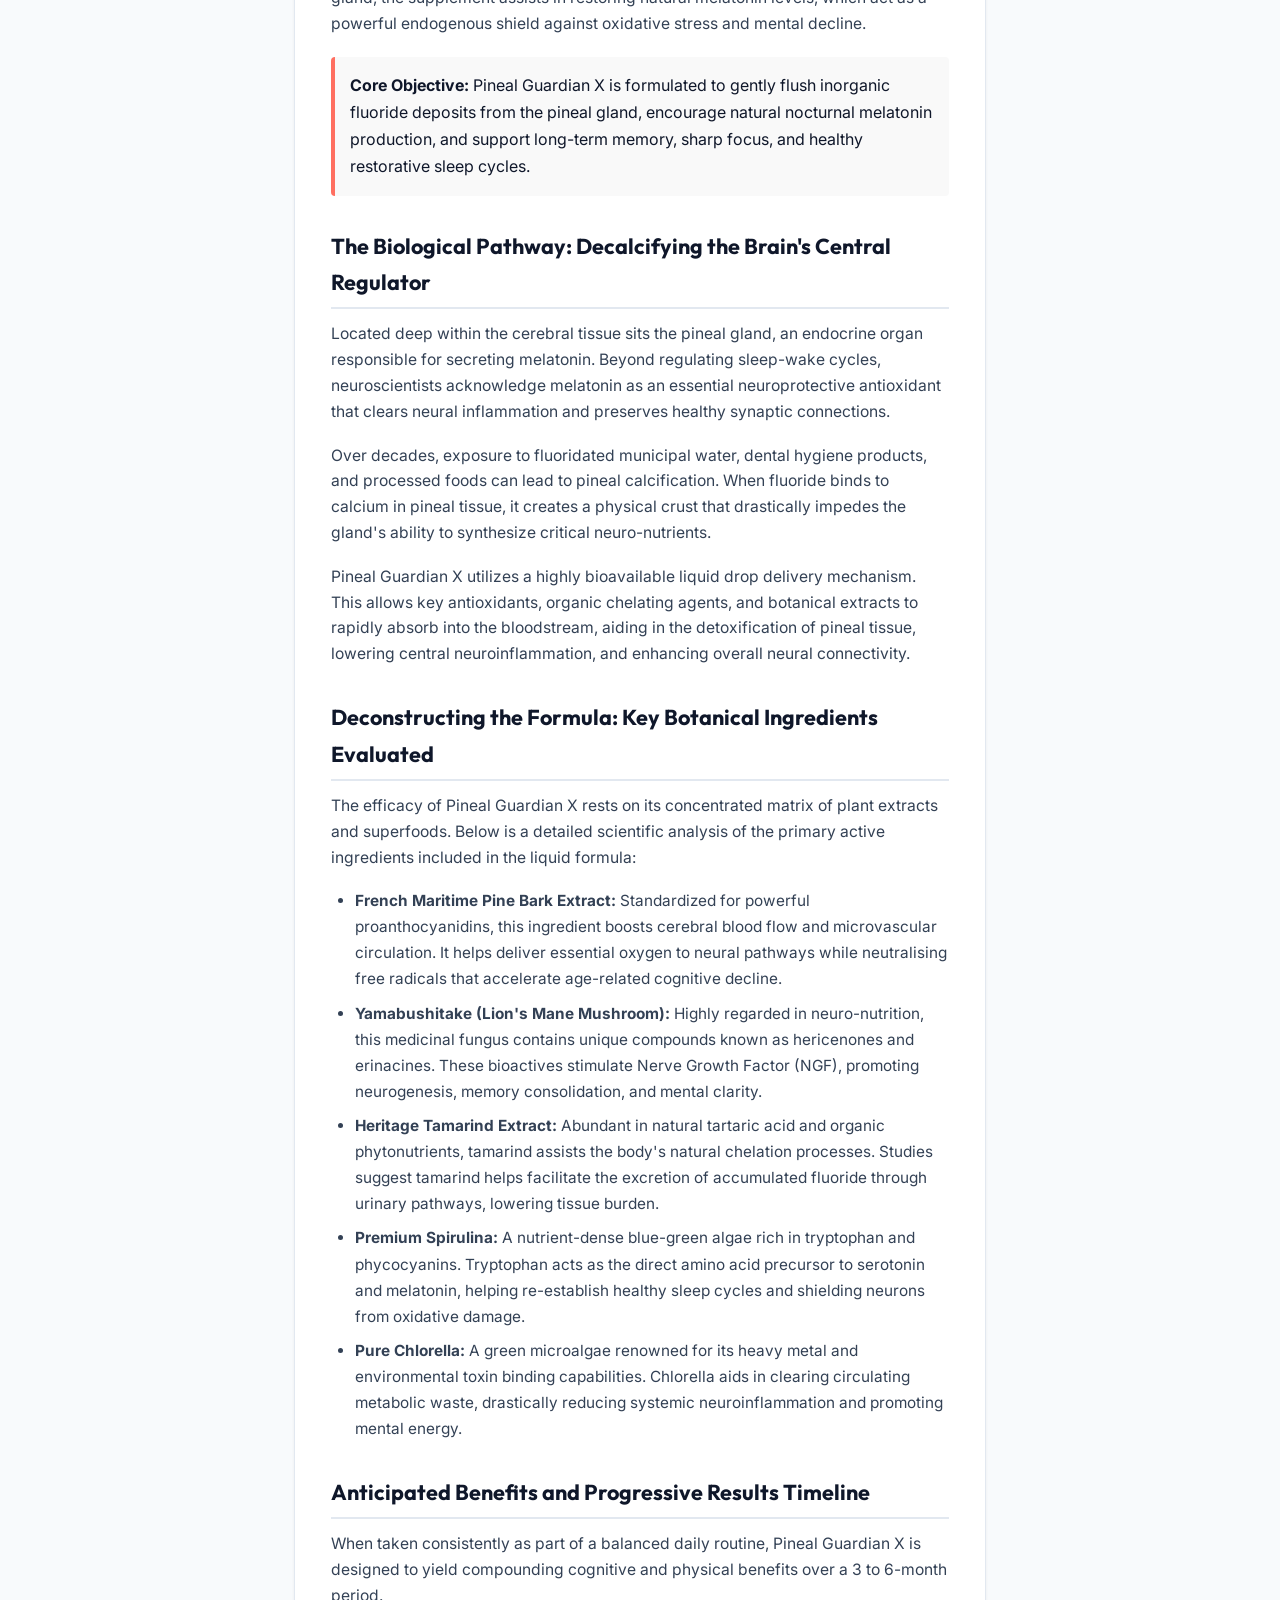
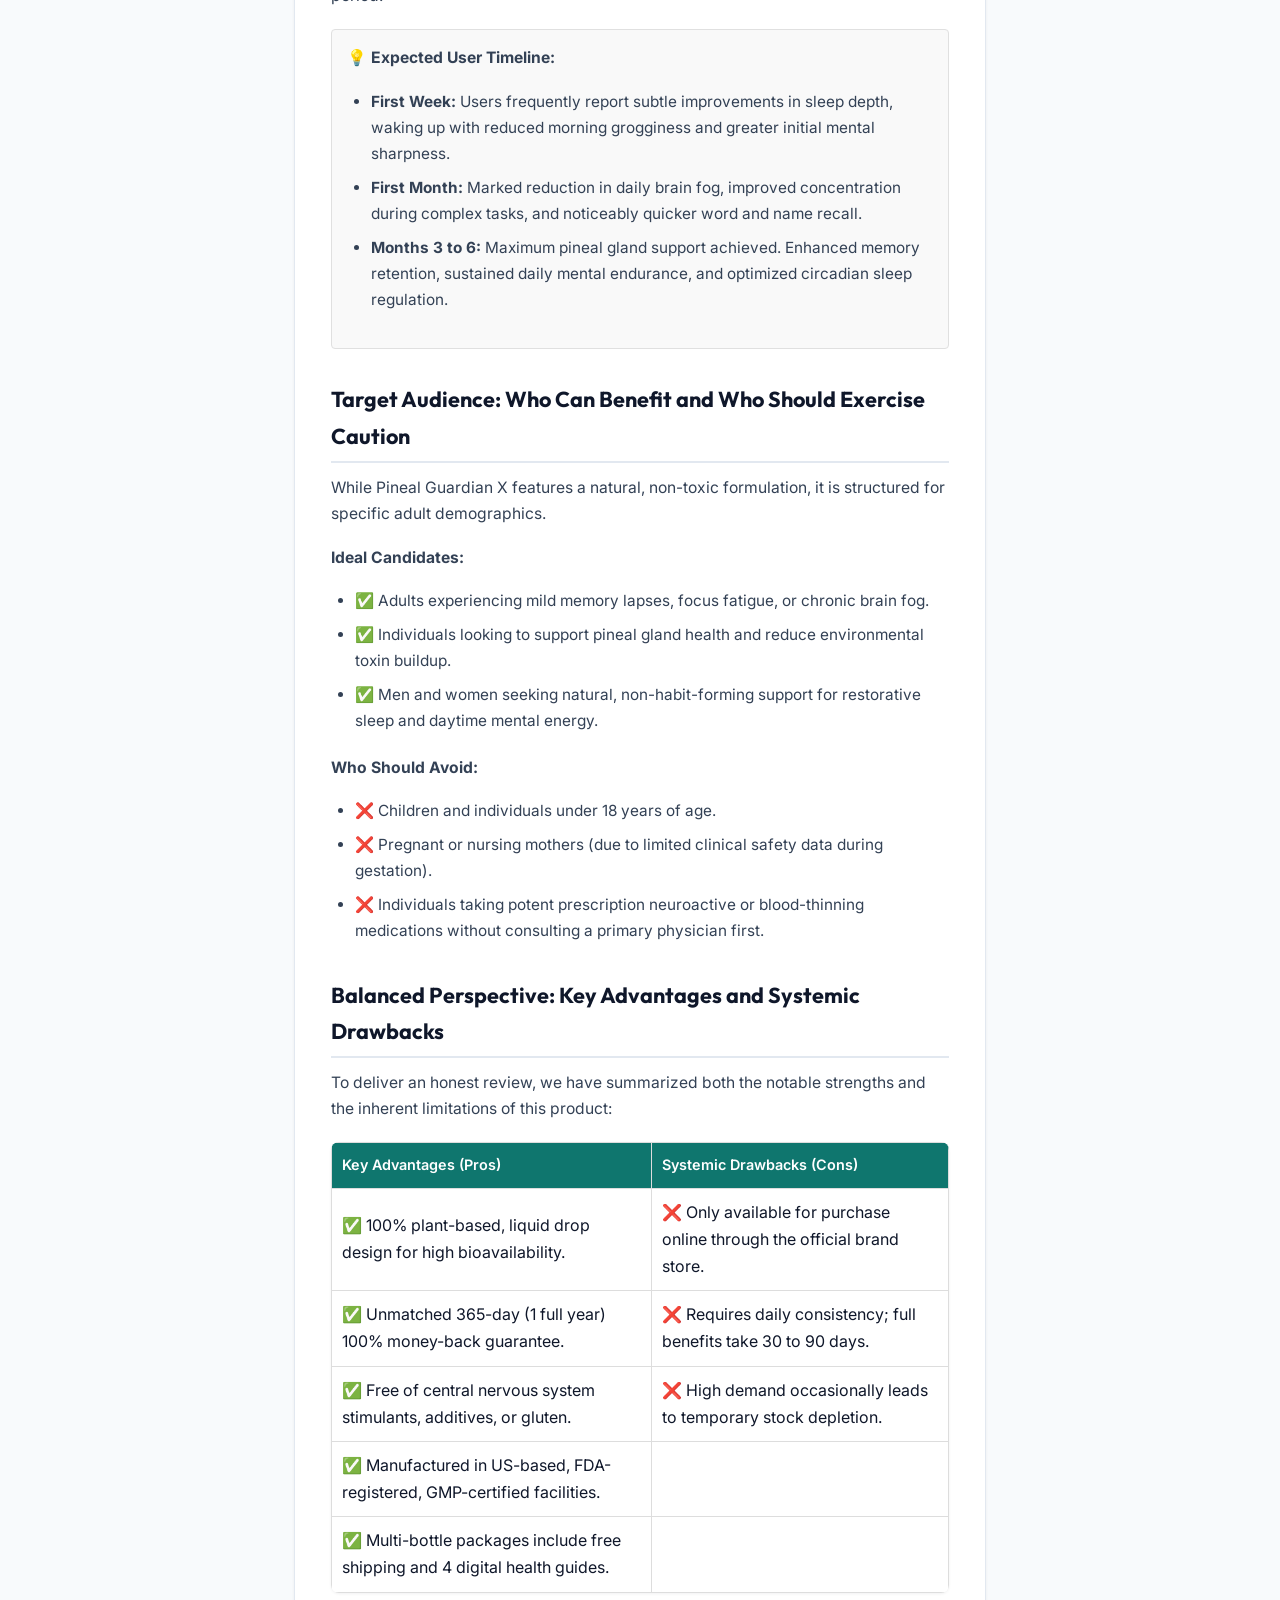
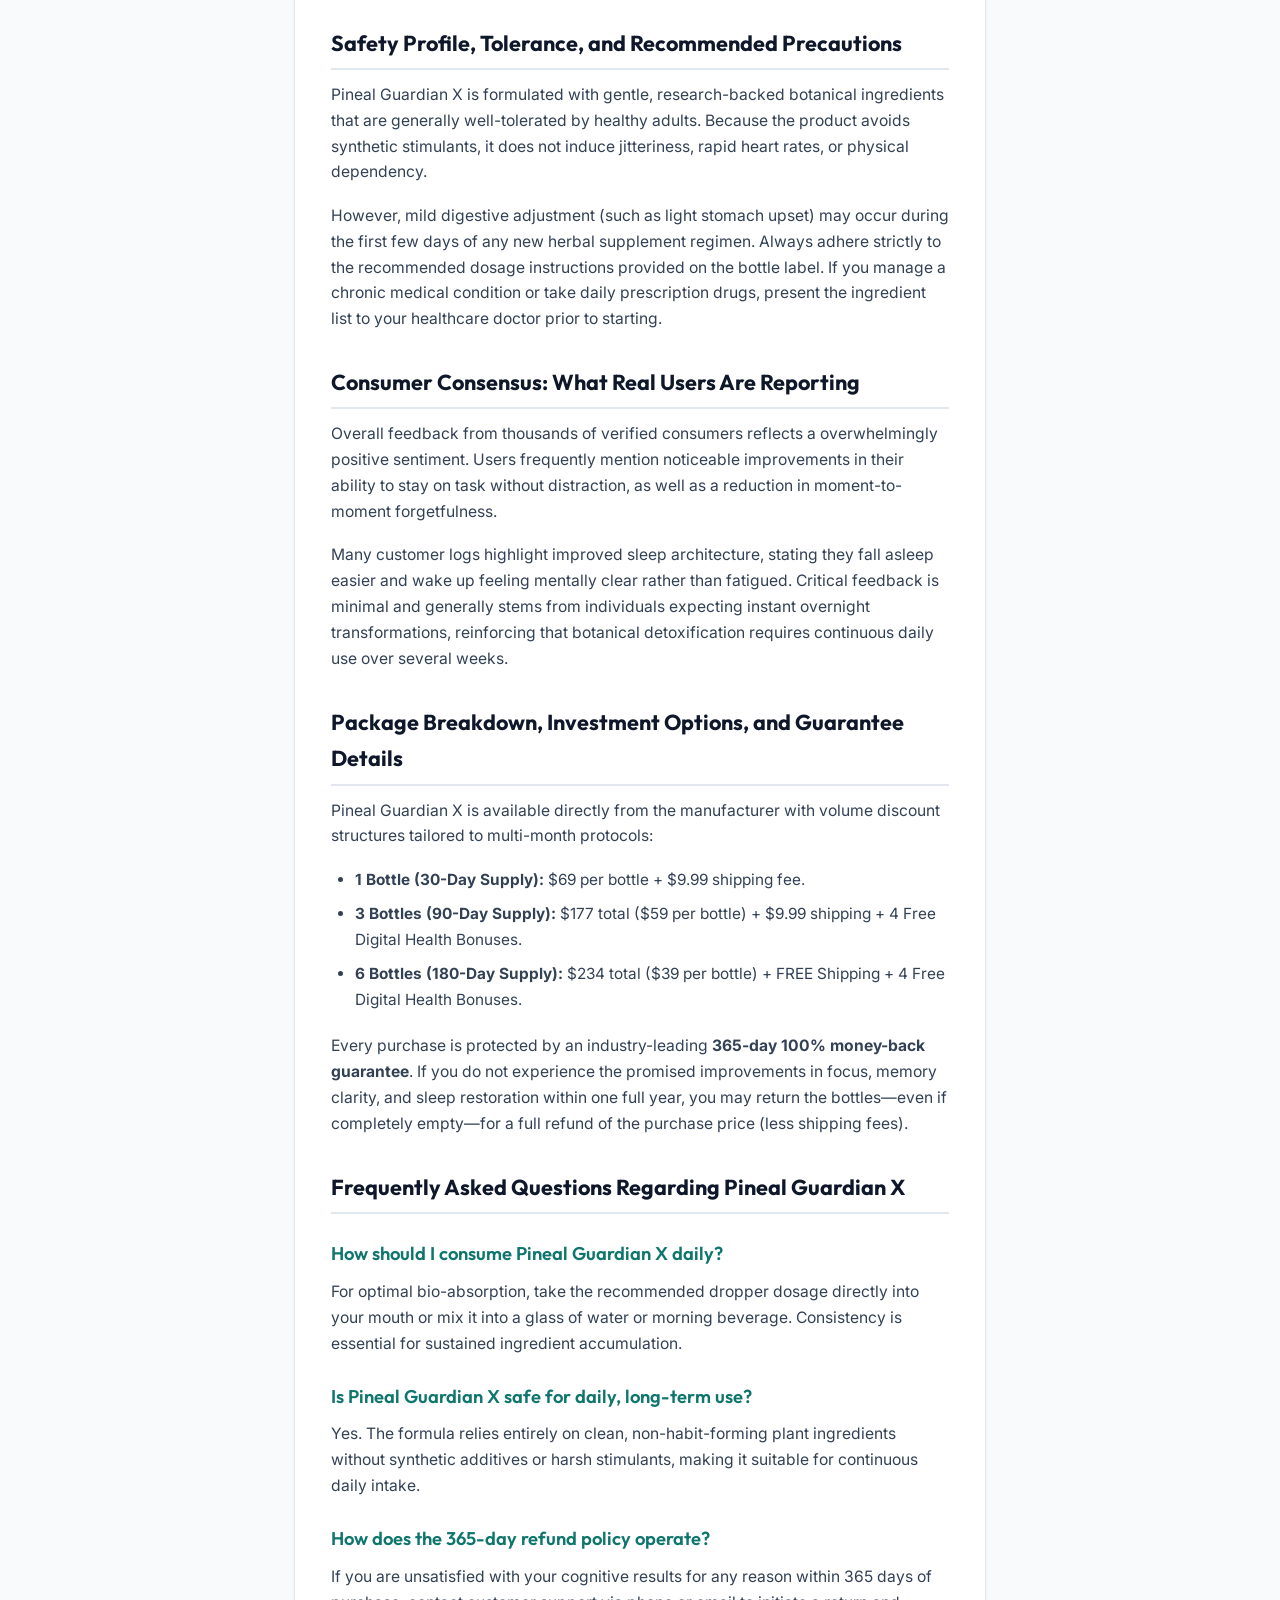
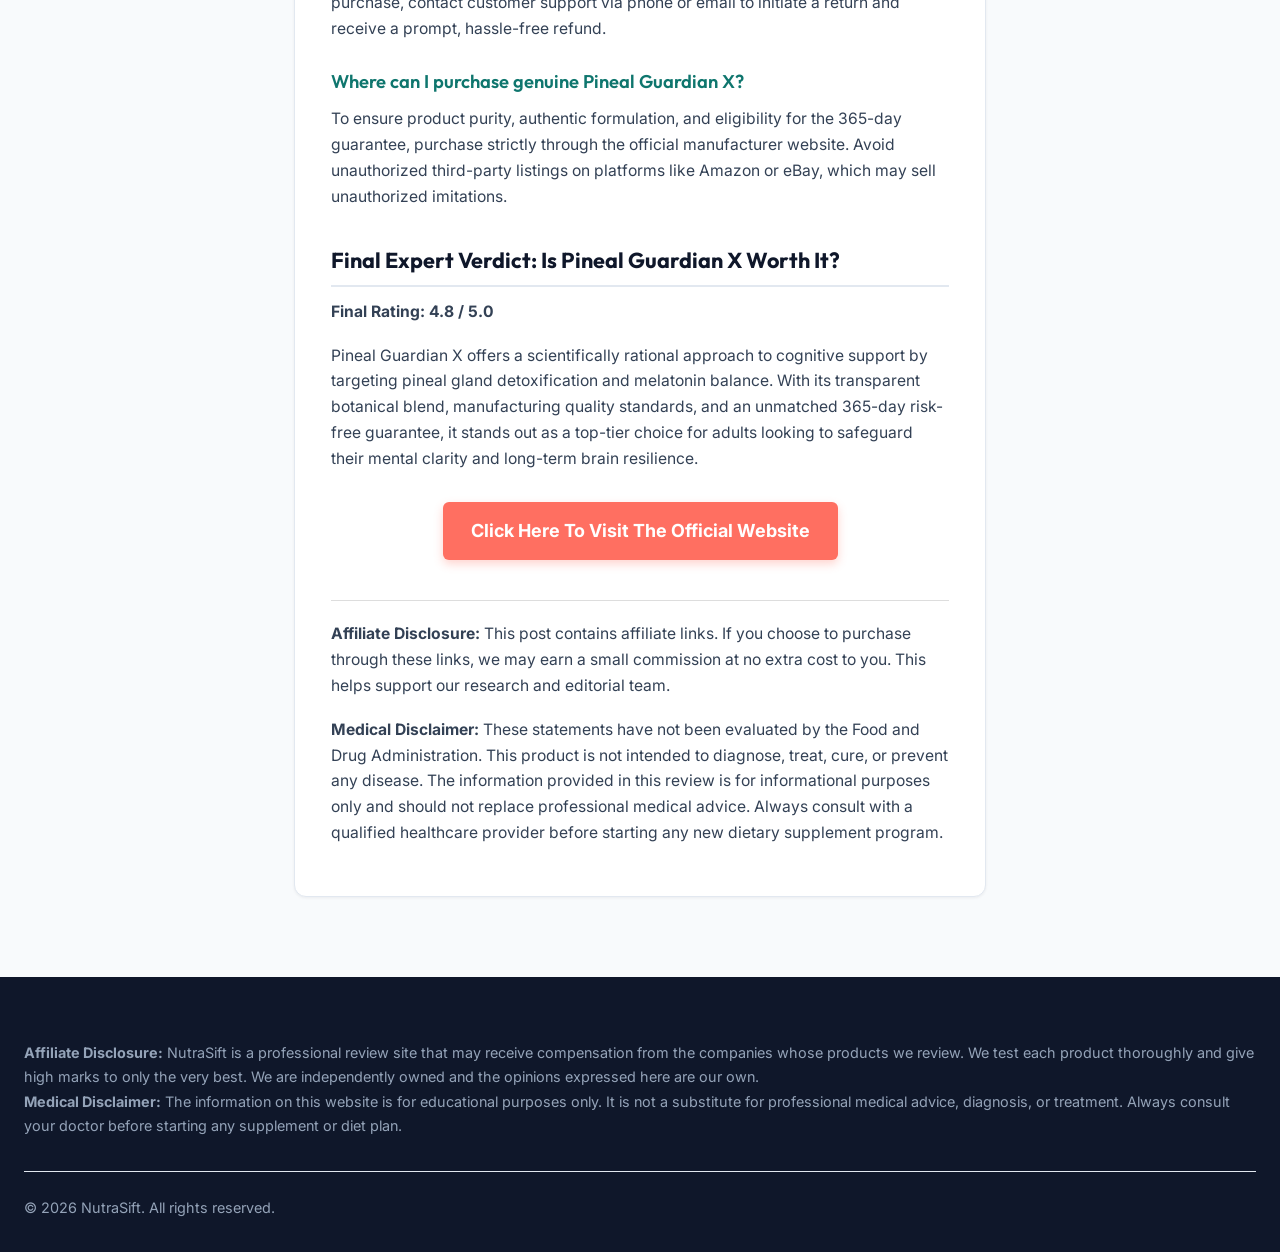
<file: posts/pineal-guardian-x-review-truth-about-this-brain-he.html>
<!DOCTYPE html>
<html lang="en">
<head>
  <meta charset="UTF-8">
  <meta name="viewport" content="width=device-width, initial-scale=1.0">
  <title>Pineal Guardian X Review: Truth About This Brain Health Supplement? | NutraSift</title>
  <meta name="description" content="Read our honest review of Pineal Guardian including ingredients, benefits, pros, cons, and side effects.">
  <link rel="stylesheet" href="../style.css">
</head>
<body>

  <header>
    <div class="header-container">
      <a href="../index.html" class="logo">Nutra<span>Sift</span></a>
      <nav class="nav-links">
        <a href="../index.html">Home</a>
      </nav>
    </div>
  </header>

  <main class="container">
    <article>
      <h1>Pineal Guardian X Review: Truth About This Brain Health Supplement?</h1>
      
      <div class="post-meta-bar">
          <div class="author-badge">
            <div class="author-avatar">NS</div>
            <span>Written by <strong>NutraSift Editorial Team</strong></span>
          </div>
          <span class="trending-badge">🔥 Trending</span>
          <span class="readers-badge">👁️ 83 Readers Today</span>
          <span class="updated-badge">📅 Updated: Aug 7, 2026</span>
        </div>

      <div style="text-align: center; margin: 25px 0;">
  <img src="[data-uri]" alt="Pineal Guardian X" style="max-width: 100%; height: auto; border-radius: 8px; box-shadow: 0 4px 12px rgba(0,0,0,0.15); max-height: 400px; object-fit: contain;" />
</div>
    <h2>Navigating Cognitive Longevity: A Scientific Assessment of Pineal Guardian X</h2>

<p>Experiencing frequent brain fog, misplacing daily essentials, or struggling with sleep disruption can be deeply frustrating. As age advances, environmental factors—particularly the gradual bioaccumulation of fluoride and trace minerals—can impact deep brain structures involved in mental clarity and circadian rhythm management.</p>

<p><strong>Pineal Guardian X</strong> has emerged as a targeted liquid dietary formula designed to promote pineal gland health, optimize natural melatonin synthesis, and assist neurological focus. Ranging between <strong>$39 and $69 per bottle</strong> based on bundle selection, it comes backed by an unprecedented <strong>365-day money-back guarantee</strong>.</p>

<p>This objective clinical review evaluates Pineal Guardian X by analyzing its core ingredient profile, biological mechanisms, safety standards, and real-world consumer outcomes to help you make an informed health decision.</p>

<h2>Understanding Pineal Guardian X: Formulation and Core Objective</h2>

<p>Pineal Guardian X is an all-natural liquid dietary supplement designed to protect cognitive health and support internal pineal gland function. Manufactured inside the United States in an <strong>FDA-registered facility operating under strict Good Manufacturing Practices (GMP)</strong>, this clean blend is free from synthetic stimulants, genetically modified organisms (GMOs), and habit-forming additives.</p>

<p>The primary objective of Pineal Guardian X is to aid the body in clearing environmental toxins—such as accumulated tap water fluoride—that build up within central brain tissues over time. By fostering a clean environment for the pineal gland, the supplement assists in restoring natural melatonin levels, which act as a powerful endogenous shield against oxidative stress and mental decline.</p>

<div style="background: #f9f9f9; border-left: 4px solid #FF6F61; padding: 15px; margin: 20px 0; border-radius: 4px;">
  <strong>Core Objective:</strong> Pineal Guardian X is formulated to gently flush inorganic fluoride deposits from the pineal gland, encourage natural nocturnal melatonin production, and support long-term memory, sharp focus, and healthy restorative sleep cycles.
</div>

<h2>The Biological Pathway: Decalcifying the Brain's Central Regulator</h2>

<p>Located deep within the cerebral tissue sits the pineal gland, an endocrine organ responsible for secreting melatonin. Beyond regulating sleep-wake cycles, neuroscientists acknowledge melatonin as an essential neuroprotective antioxidant that clears neural inflammation and preserves healthy synaptic connections.</p>

<p>Over decades, exposure to fluoridated municipal water, dental hygiene products, and processed foods can lead to pineal calcification. When fluoride binds to calcium in pineal tissue, it creates a physical crust that drastically impedes the gland's ability to synthesize critical neuro-nutrients.</p>

<p>Pineal Guardian X utilizes a highly bioavailable liquid drop delivery mechanism. This allows key antioxidants, organic chelating agents, and botanical extracts to rapidly absorb into the bloodstream, aiding in the detoxification of pineal tissue, lowering central neuroinflammation, and enhancing overall neural connectivity.</p>

<h2>Deconstructing the Formula: Key Botanical Ingredients Evaluated</h2>

<p>The efficacy of Pineal Guardian X rests on its concentrated matrix of plant extracts and superfoods. Below is a detailed scientific analysis of the primary active ingredients included in the liquid formula:</p>

<ul>
  <li><strong>French Maritime Pine Bark Extract:</strong> Standardized for powerful proanthocyanidins, this ingredient boosts cerebral blood flow and microvascular circulation. It helps deliver essential oxygen to neural pathways while neutralising free radicals that accelerate age-related cognitive decline.</li>
  <li><strong>Yamabushitake (Lion's Mane Mushroom):</strong> Highly regarded in neuro-nutrition, this medicinal fungus contains unique compounds known as hericenones and erinacines. These bioactives stimulate Nerve Growth Factor (NGF), promoting neurogenesis, memory consolidation, and mental clarity.</li>
  <li><strong>Heritage Tamarind Extract:</strong> Abundant in natural tartaric acid and organic phytonutrients, tamarind assists the body's natural chelation processes. Studies suggest tamarind helps facilitate the excretion of accumulated fluoride through urinary pathways, lowering tissue burden.</li>
  <li><strong>Premium Spirulina:</strong> A nutrient-dense blue-green algae rich in tryptophan and phycocyanins. Tryptophan acts as the direct amino acid precursor to serotonin and melatonin, helping re-establish healthy sleep cycles and shielding neurons from oxidative damage.</li>
  <li><strong>Pure Chlorella:</strong> A green microalgae renowned for its heavy metal and environmental toxin binding capabilities. Chlorella aids in clearing circulating metabolic waste, drastically reducing systemic neuroinflammation and promoting mental energy.</li>
</ul>

<h2>Anticipated Benefits and Progressive Results Timeline</h2>

<p>When taken consistently as part of a balanced daily routine, Pineal Guardian X is designed to yield compounding cognitive and physical benefits over a 3 to 6-month period.</p>

<div style="background: #f9f9f9; padding: 15px; margin: 20px 0; border-radius: 4px; border: 1px solid #e0e0e0;">
  <p><strong>💡 Expected User Timeline:</strong></p>
  <ul>
    <li><strong>First Week:</strong> Users frequently report subtle improvements in sleep depth, waking up with reduced morning grogginess and greater initial mental sharpness.</li>
    <li><strong>First Month:</strong> Marked reduction in daily brain fog, improved concentration during complex tasks, and noticeably quicker word and name recall.</li>
    <li><strong>Months 3 to 6:</strong> Maximum pineal gland support achieved. Enhanced memory retention, sustained daily mental endurance, and optimized circadian sleep regulation.</li>
  </ul>
</div>

<h2>Target Audience: Who Can Benefit and Who Should Exercise Caution</h2>

<p>While Pineal Guardian X features a natural, non-toxic formulation, it is structured for specific adult demographics.</p>

<p><strong>Ideal Candidates:</strong></p>
<ul>
  <li>✅ Adults experiencing mild memory lapses, focus fatigue, or chronic brain fog.</li>
  <li>✅ Individuals looking to support pineal gland health and reduce environmental toxin buildup.</li>
  <li>✅ Men and women seeking natural, non-habit-forming support for restorative sleep and daytime mental energy.</li>
</ul>

<p><strong>Who Should Avoid:</strong></p>
<ul>
  <li>❌ Children and individuals under 18 years of age.</li>
  <li>❌ Pregnant or nursing mothers (due to limited clinical safety data during gestation).</li>
  <li>❌ Individuals taking potent prescription neuroactive or blood-thinning medications without consulting a primary physician first.</li>
</ul>

<h2>Balanced Perspective: Key Advantages and Systemic Drawbacks</h2>

<p>To deliver an honest review, we have summarized both the notable strengths and the inherent limitations of this product:</p>

<table style="width: 100%; border-collapse: collapse; margin: 20px 0;">
  <thead>
    <tr style="background-color: #f2f2f2; text-align: left;">
      <th style="padding: 10px; border: 1px solid #ddd;">Key Advantages (Pros)</th>
      <th style="padding: 10px; border: 1px solid #ddd;">Systemic Drawbacks (Cons)</th>
    </tr>
  </thead>
  <tbody>
    <tr>
      <td style="padding: 10px; border: 1px solid #ddd;">✅ 100% plant-based, liquid drop design for high bioavailability.</td>
      <td style="padding: 10px; border: 1px solid #ddd;">❌ Only available for purchase online through the official brand store.</td>
    </tr>
    <tr>
      <td style="padding: 10px; border: 1px solid #ddd;">✅ Unmatched 365-day (1 full year) 100% money-back guarantee.</td>
      <td style="padding: 10px; border: 1px solid #ddd;">❌ Requires daily consistency; full benefits take 30 to 90 days.</td>
    </tr>
    <tr>
      <td style="padding: 10px; border: 1px solid #ddd;">✅ Free of central nervous system stimulants, additives, or gluten.</td>
      <td style="padding: 10px; border: 1px solid #ddd;">❌ High demand occasionally leads to temporary stock depletion.</td>
    </tr>
    <tr>
      <td style="padding: 10px; border: 1px solid #ddd;">✅ Manufactured in US-based, FDA-registered, GMP-certified facilities.</td>
      <td style="padding: 10px; border: 1px solid #ddd;"></td>
    </tr>
    <tr>
      <td style="padding: 10px; border: 1px solid #ddd;">✅ Multi-bottle packages include free shipping and 4 digital health guides.</td>
      <td style="padding: 10px; border: 1px solid #ddd;"></td>
    </tr>
  </tbody>
</table>

<h2>Safety Profile, Tolerance, and Recommended Precautions</h2>

<p>Pineal Guardian X is formulated with gentle, research-backed botanical ingredients that are generally well-tolerated by healthy adults. Because the product avoids synthetic stimulants, it does not induce jitteriness, rapid heart rates, or physical dependency.</p>

<p>However, mild digestive adjustment (such as light stomach upset) may occur during the first few days of any new herbal supplement regimen. Always adhere strictly to the recommended dosage instructions provided on the bottle label. If you manage a chronic medical condition or take daily prescription drugs, present the ingredient list to your healthcare doctor prior to starting.</p>

<h2>Consumer Consensus: What Real Users Are Reporting</h2>

<p>Overall feedback from thousands of verified consumers reflects a overwhelmingly positive sentiment. Users frequently mention noticeable improvements in their ability to stay on task without distraction, as well as a reduction in moment-to-moment forgetfulness.</p>

<p>Many customer logs highlight improved sleep architecture, stating they fall asleep easier and wake up feeling mentally clear rather than fatigued. Critical feedback is minimal and generally stems from individuals expecting instant overnight transformations, reinforcing that botanical detoxification requires continuous daily use over several weeks.</p>

<h2>Package Breakdown, Investment Options, and Guarantee Details</h2>

<p>Pineal Guardian X is available directly from the manufacturer with volume discount structures tailored to multi-month protocols:</p>

<ul>
  <li><strong>1 Bottle (30-Day Supply):</strong> $69 per bottle + $9.99 shipping fee.</li>
  <li><strong>3 Bottles (90-Day Supply):</strong> $177 total ($59 per bottle) + $9.99 shipping + 4 Free Digital Health Bonuses.</li>
  <li><strong>6 Bottles (180-Day Supply):</strong> $234 total ($39 per bottle) + FREE Shipping + 4 Free Digital Health Bonuses.</li>
</ul>

<p>Every purchase is protected by an industry-leading <strong>365-day 100% money-back guarantee</strong>. If you do not experience the promised improvements in focus, memory clarity, and sleep restoration within one full year, you may return the bottles—even if completely empty—for a full refund of the purchase price (less shipping fees).</p>

<h2>Frequently Asked Questions Regarding Pineal Guardian X</h2>

<h3>How should I consume Pineal Guardian X daily?</h3>
<p>For optimal bio-absorption, take the recommended dropper dosage directly into your mouth or mix it into a glass of water or morning beverage. Consistency is essential for sustained ingredient accumulation.</p>

<h3>Is Pineal Guardian X safe for daily, long-term use?</h3>
<p>Yes. The formula relies entirely on clean, non-habit-forming plant ingredients without synthetic additives or harsh stimulants, making it suitable for continuous daily intake.</p>

<h3>How does the 365-day refund policy operate?</h3>
<p>If you are unsatisfied with your cognitive results for any reason within 365 days of purchase, contact customer support via phone or email to initiate a return and receive a prompt, hassle-free refund.</p>

<h3>Where can I purchase genuine Pineal Guardian X?</h3>
<p>To ensure product purity, authentic formulation, and eligibility for the 365-day guarantee, purchase strictly through the official manufacturer website. Avoid unauthorized third-party listings on platforms like Amazon or eBay, which may sell unauthorized imitations.</p>

<h2>Final Expert Verdict: Is Pineal Guardian X Worth It?</h2>

<p><strong>Final Rating: 4.8 / 5.0</strong></p>

<p>Pineal Guardian X offers a scientifically rational approach to cognitive support by targeting pineal gland detoxification and melatonin balance. With its transparent botanical blend, manufacturing quality standards, and an unmatched 365-day risk-free guarantee, it stands out as a top-tier choice for adults looking to safeguard their mental clarity and long-term brain resilience.</p>

<div style="text-align: center; margin: 30px 0;">
  <a href="https://thepinealguardian.com/byg/indexts.php?aff_id=3279" target="_blank" style="display: inline-block; background: #FF6F61; color: white; padding: 14px 28px; text-decoration: none; border-radius: 6px; font-weight: bold; font-size: 18px; box-shadow: 0 4px 10px rgba(255, 111, 97, 0.3); transition: transform 0.2s ease;">Click Here To Visit The Official Website</a>
</div>
    
<footer style="margin-top: 40px; padding-top: 20px; border-top: 1px solid #ddd; font-size: 12px; color: #666; line-height: 1.6;">
  <p><strong>Affiliate Disclosure:</strong> This post contains affiliate links. If you choose to purchase through these links, we may earn a small commission at no extra cost to you. This helps support our research and editorial team.</p>
  <p style="margin-top: 10px;"><strong>Medical Disclaimer:</strong> These statements have not been evaluated by the Food and Drug Administration. This product is not intended to diagnose, treat, cure, or prevent any disease. The information provided in this review is for informational purposes only and should not replace professional medical advice. Always consult with a qualified healthcare provider before starting any new dietary supplement program.</p>
</footer>

    
<script type="application/ld+json">
{
  "@context": "https://schema.org/",
  "@type": "Product",
  "name": "Pineal Guardian X",
  "image": "[data-uri]",
  "description": "Factual review and analysis of Pineal Guardian X ingredients, pros, cons, and clinical safety details.",
  "brand": {
    "@type": "Brand",
    "name": "Pineal Guardian X Brand"
  },
  "offers": {
    "@type": "Offer",
    "priceCurrency": "USD",
    "price": "3969",
    "availability": "https://schema.org/InStock",
    "url": "https://thepinealguardian.com/byg/indexts.php?aff_id=3279"
  },
  "aggregateRating": {
    "@type": "AggregateRating",
    "ratingValue": "4.7",
    "reviewCount": "148"
  }
}
</script>
    </article>
  </main>

  <footer class="site-footer">
    <p><strong>Affiliate Disclosure:</strong> NutraSift is a professional review site that may receive compensation from the companies whose products we review. We test each product thoroughly and give high marks to only the very best. We are independently owned and the opinions expressed here are our own.</p>
    <p><strong>Medical Disclaimer:</strong> The information on this website is for educational purposes only. It is not a substitute for professional medical advice, diagnosis, or treatment. Always consult your doctor before starting any supplement or diet plan.</p>
    <p style="margin-top: 2rem; border-top: 1px solid var(--border-color); padding-top: 1.5rem;">&copy; 2026 NutraSift. All rights reserved.</p>
  </footer>

</body>
</html>
</file>
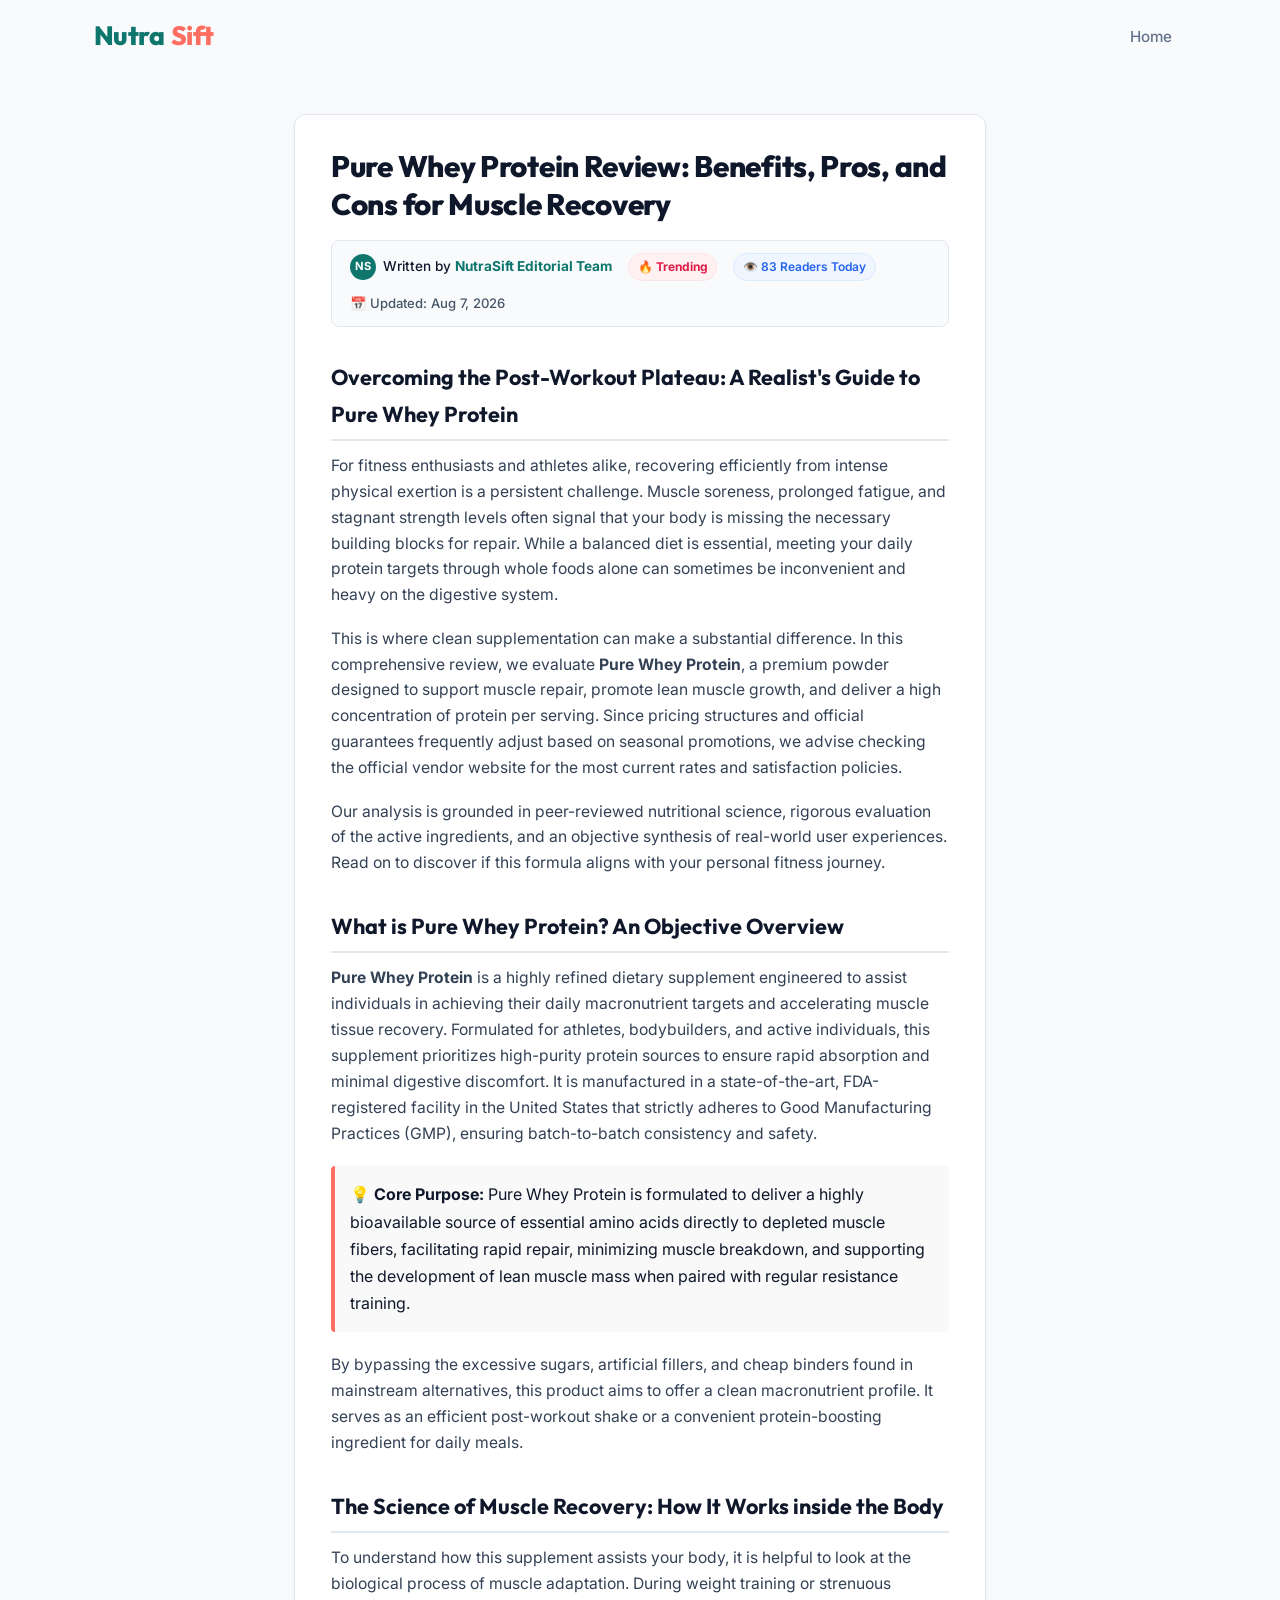
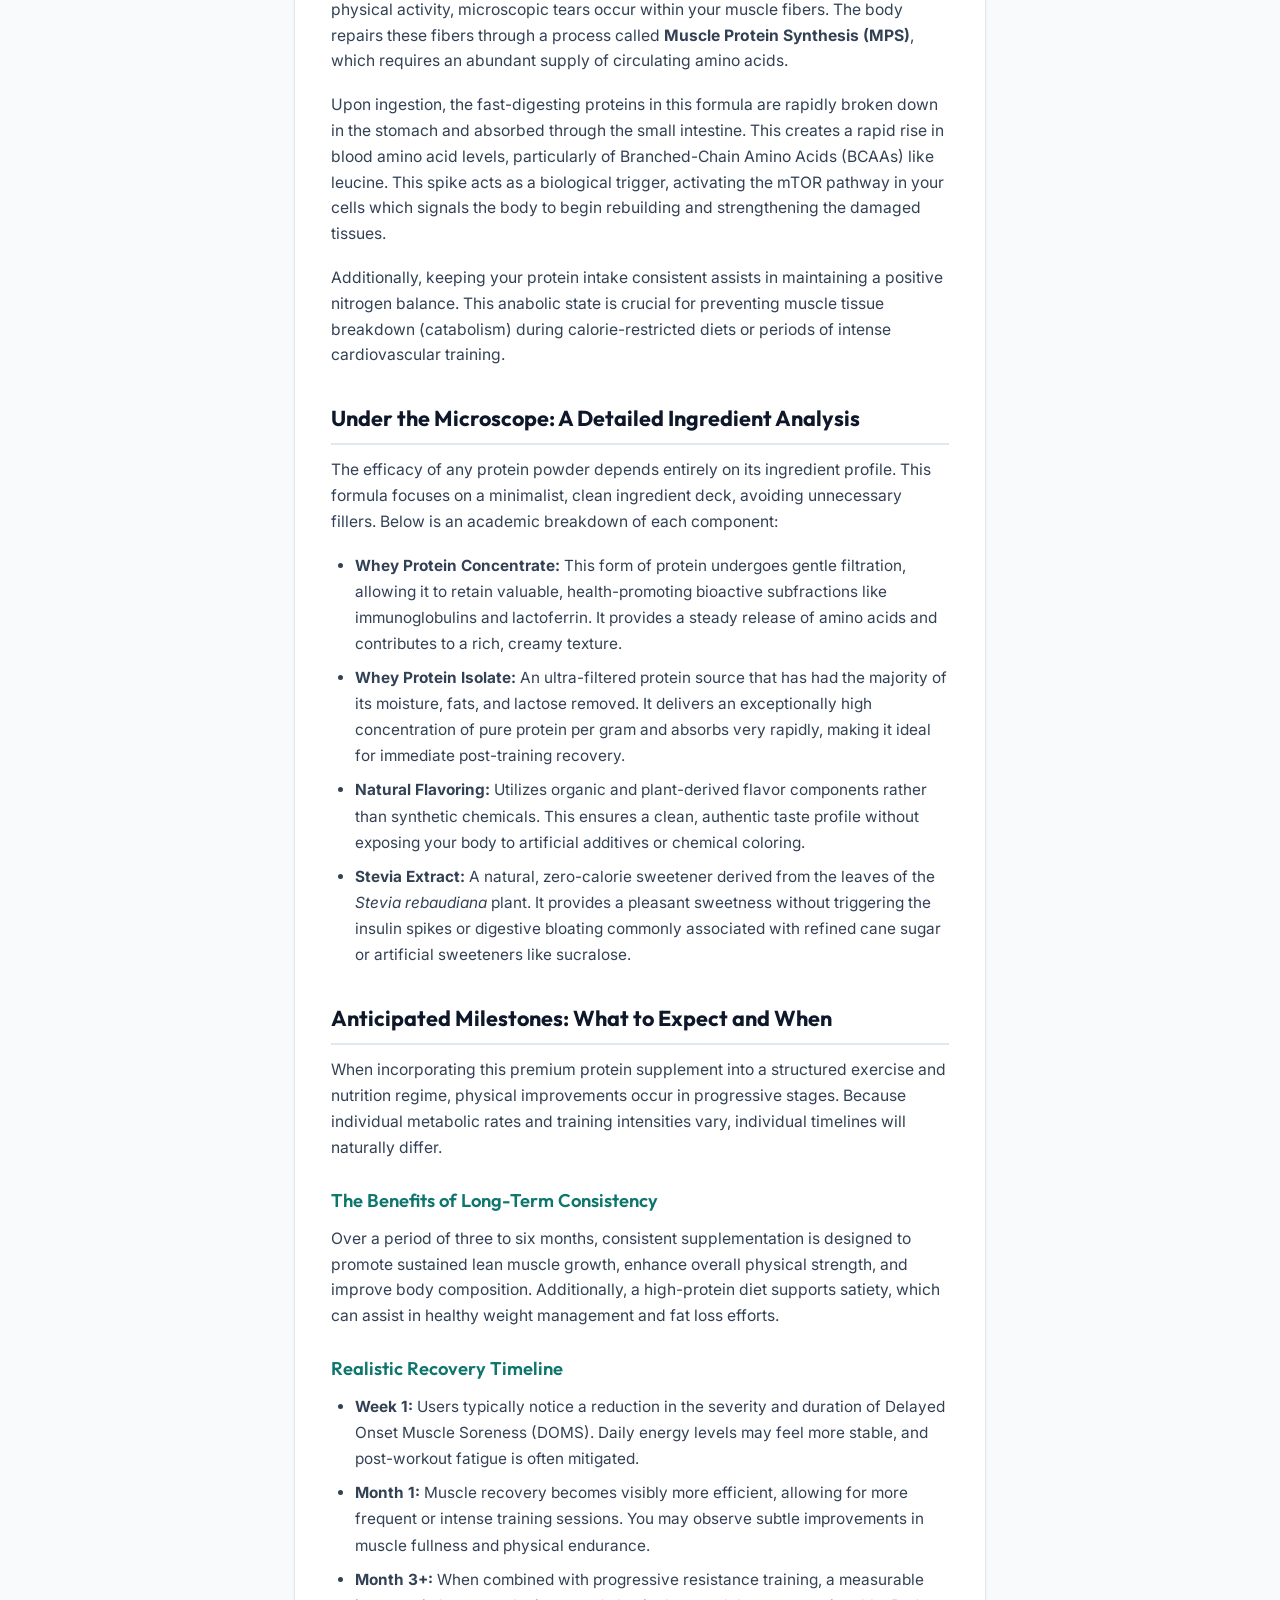
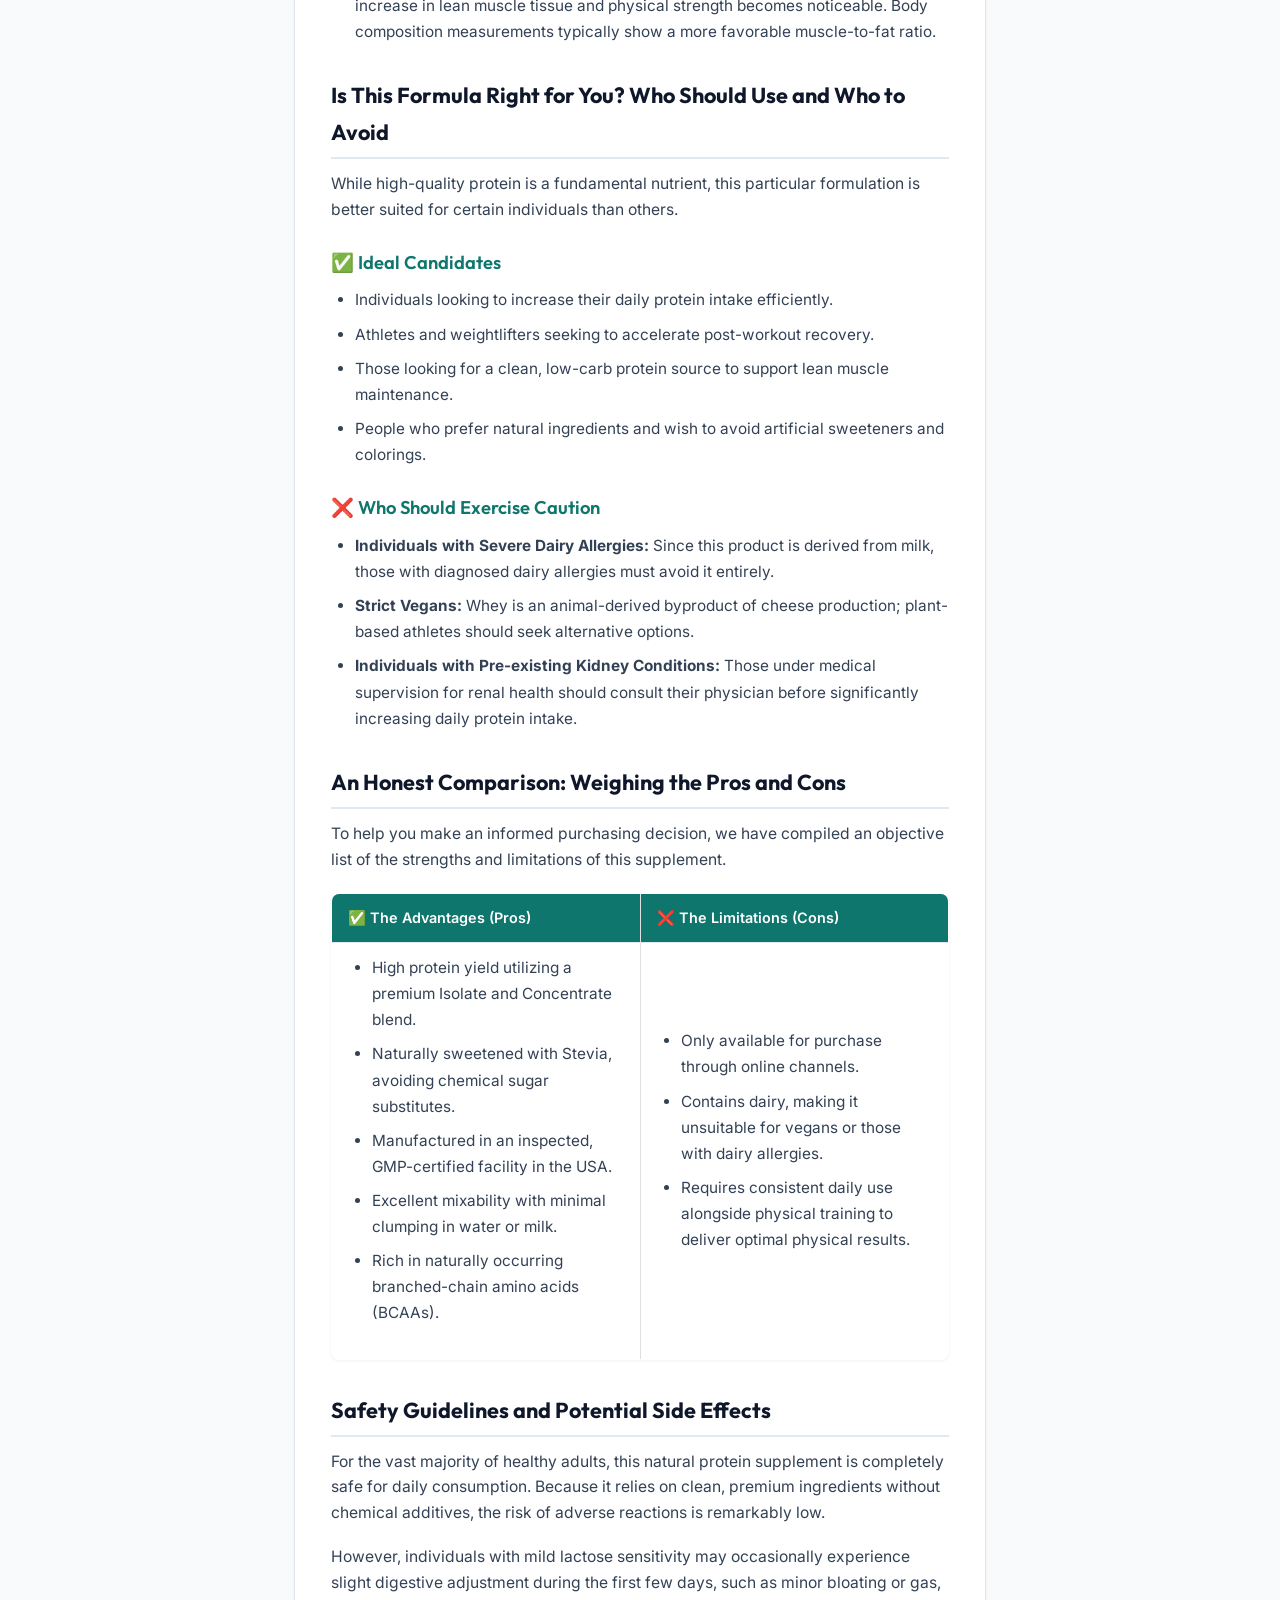
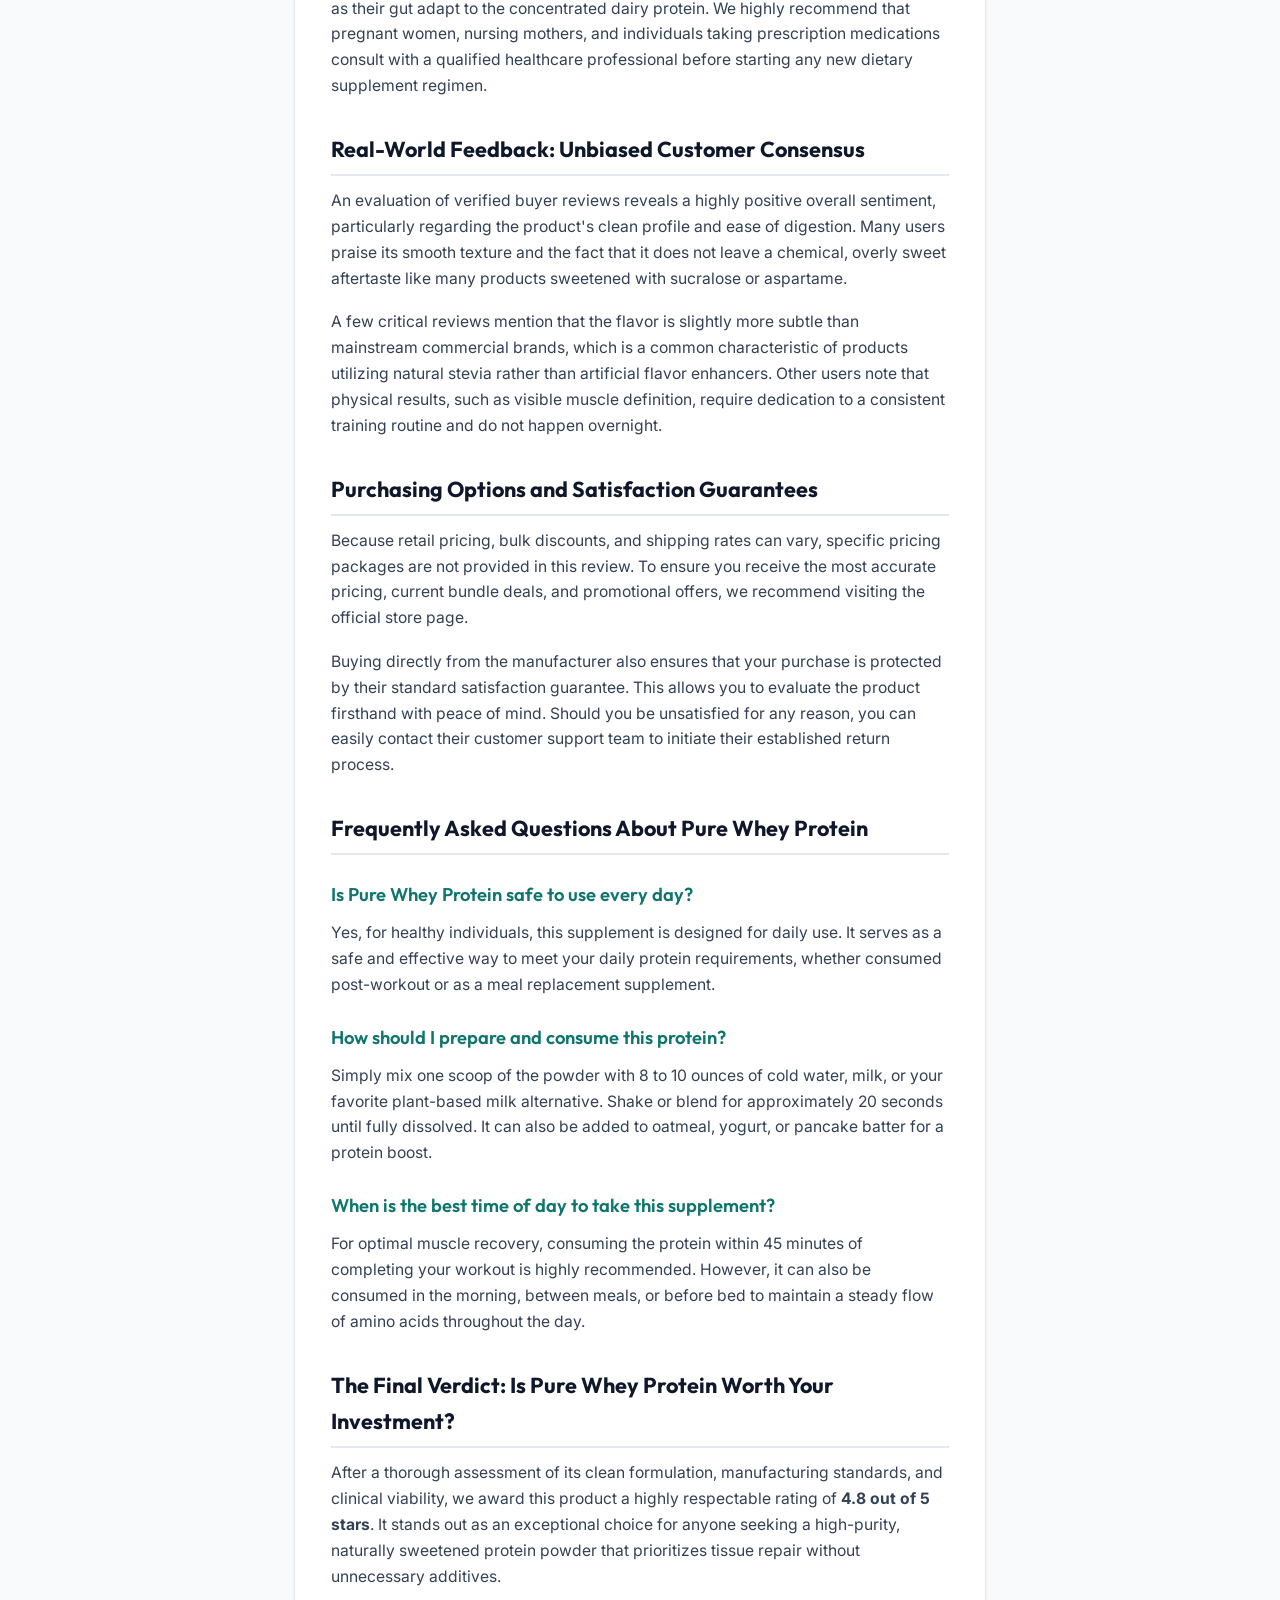
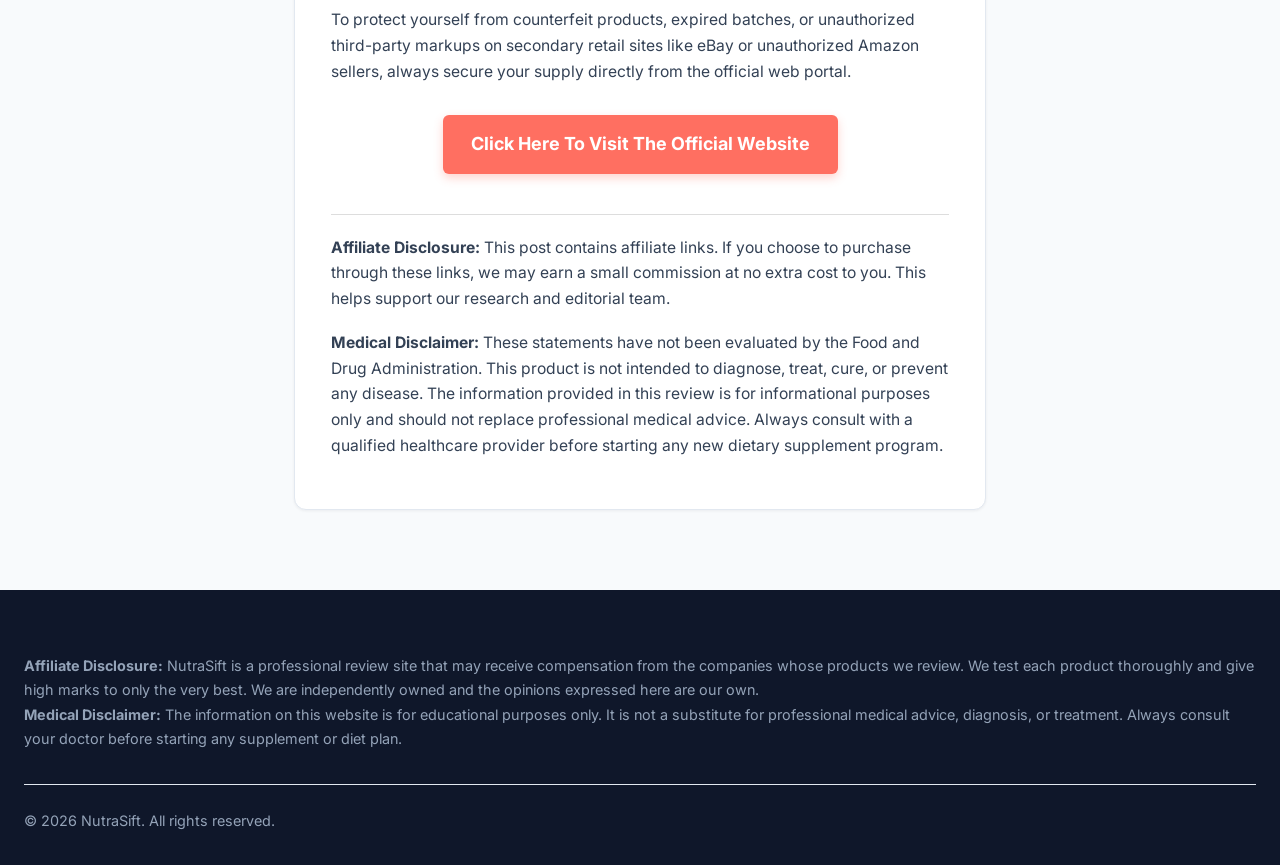
<file: posts/pure-whey-protein-review-benefits-pros-and-cons-fo.html>
<!DOCTYPE html>
<html lang="en">
<head>
  <meta charset="UTF-8">
  <meta name="viewport" content="width=device-width, initial-scale=1.0">
  <title>Pure Whey Protein Review: Benefits, Pros, and Cons for Muscle Recovery | NutraSift</title>
  <meta name="description" content="Read our honest review of Pure Whey Protein including ingredients, benefits, pros, cons, and side effects.">
  <link rel="stylesheet" href="../style.css">
</head>
<body>

  <header>
    <div class="header-container">
      <a href="../index.html" class="logo">Nutra<span>Sift</span></a>
      <nav class="nav-links">
        <a href="../index.html">Home</a>
      </nav>
    </div>
  </header>

  <main class="container">
    <article>
      <h1>Pure Whey Protein Review: Benefits, Pros, and Cons for Muscle Recovery</h1>
      
      <div class="post-meta-bar">
          <div class="author-badge">
            <div class="author-avatar">NS</div>
            <span>Written by <strong>NutraSift Editorial Team</strong></span>
          </div>
          <span class="trending-badge">🔥 Trending</span>
          <span class="readers-badge">👁️ 83 Readers Today</span>
          <span class="updated-badge">📅 Updated: Aug 7, 2026</span>
        </div>

      <h2>Overcoming the Post-Workout Plateau: A Realist's Guide to Pure Whey Protein</h2>

<p>For fitness enthusiasts and athletes alike, recovering efficiently from intense physical exertion is a persistent challenge. Muscle soreness, prolonged fatigue, and stagnant strength levels often signal that your body is missing the necessary building blocks for repair. While a balanced diet is essential, meeting your daily protein targets through whole foods alone can sometimes be inconvenient and heavy on the digestive system.</p>

<p>This is where clean supplementation can make a substantial difference. In this comprehensive review, we evaluate <strong>Pure Whey Protein</strong>, a premium powder designed to support muscle repair, promote lean muscle growth, and deliver a high concentration of protein per serving. Since pricing structures and official guarantees frequently adjust based on seasonal promotions, we advise checking the official vendor website for the most current rates and satisfaction policies.</p>

<p>Our analysis is grounded in peer-reviewed nutritional science, rigorous evaluation of the active ingredients, and an objective synthesis of real-world user experiences. Read on to discover if this formula aligns with your personal fitness journey.</p>

<h2>What is Pure Whey Protein? An Objective Overview</h2>

<p><strong>Pure Whey Protein</strong> is a highly refined dietary supplement engineered to assist individuals in achieving their daily macronutrient targets and accelerating muscle tissue recovery. Formulated for athletes, bodybuilders, and active individuals, this supplement prioritizes high-purity protein sources to ensure rapid absorption and minimal digestive discomfort. It is manufactured in a state-of-the-art, FDA-registered facility in the United States that strictly adheres to Good Manufacturing Practices (GMP), ensuring batch-to-batch consistency and safety.</p>

<div style="background: #f9f9f9; border-left: 4px solid #FF6F61; padding: 15px; margin: 20px 0; border-radius: 4px;">
  <strong>💡 Core Purpose:</strong> Pure Whey Protein is formulated to deliver a highly bioavailable source of essential amino acids directly to depleted muscle fibers, facilitating rapid repair, minimizing muscle breakdown, and supporting the development of lean muscle mass when paired with regular resistance training.
</div>

<p>By bypassing the excessive sugars, artificial fillers, and cheap binders found in mainstream alternatives, this product aims to offer a clean macronutrient profile. It serves as an efficient post-workout shake or a convenient protein-boosting ingredient for daily meals.</p>

<h2>The Science of Muscle Recovery: How It Works inside the Body</h2>

<p>To understand how this supplement assists your body, it is helpful to look at the biological process of muscle adaptation. During weight training or strenuous physical activity, microscopic tears occur within your muscle fibers. The body repairs these fibers through a process called <strong>Muscle Protein Synthesis (MPS)</strong>, which requires an abundant supply of circulating amino acids.</p>

<p>Upon ingestion, the fast-digesting proteins in this formula are rapidly broken down in the stomach and absorbed through the small intestine. This creates a rapid rise in blood amino acid levels, particularly of Branched-Chain Amino Acids (BCAAs) like leucine. This spike acts as a biological trigger, activating the mTOR pathway in your cells which signals the body to begin rebuilding and strengthening the damaged tissues.</p>

<p>Additionally, keeping your protein intake consistent assists in maintaining a positive nitrogen balance. This anabolic state is crucial for preventing muscle tissue breakdown (catabolism) during calorie-restricted diets or periods of intense cardiovascular training.</p>

<h2>Under the Microscope: A Detailed Ingredient Analysis</h2>

<p>The efficacy of any protein powder depends entirely on its ingredient profile. This formula focuses on a minimalist, clean ingredient deck, avoiding unnecessary fillers. Below is an academic breakdown of each component:</p>

<ul>
  <li><strong>Whey Protein Concentrate:</strong> This form of protein undergoes gentle filtration, allowing it to retain valuable, health-promoting bioactive subfractions like immunoglobulins and lactoferrin. It provides a steady release of amino acids and contributes to a rich, creamy texture.</li>
  <li><strong>Whey Protein Isolate:</strong> An ultra-filtered protein source that has had the majority of its moisture, fats, and lactose removed. It delivers an exceptionally high concentration of pure protein per gram and absorbs very rapidly, making it ideal for immediate post-training recovery.</li>
  <li><strong>Natural Flavoring:</strong> Utilizes organic and plant-derived flavor components rather than synthetic chemicals. This ensures a clean, authentic taste profile without exposing your body to artificial additives or chemical coloring.</li>
  <li><strong>Stevia Extract:</strong> A natural, zero-calorie sweetener derived from the leaves of the <i>Stevia rebaudiana</i> plant. It provides a pleasant sweetness without triggering the insulin spikes or digestive bloating commonly associated with refined cane sugar or artificial sweeteners like sucralose.</li>
</ul>

<h2>Anticipated Milestones: What to Expect and When</h2>

<p>When incorporating this premium protein supplement into a structured exercise and nutrition regime, physical improvements occur in progressive stages. Because individual metabolic rates and training intensities vary, individual timelines will naturally differ.</p>

<h3>The Benefits of Long-Term Consistency</h3>
<p>Over a period of three to six months, consistent supplementation is designed to promote sustained lean muscle growth, enhance overall physical strength, and improve body composition. Additionally, a high-protein diet supports satiety, which can assist in healthy weight management and fat loss efforts.</p>

<h3>Realistic Recovery Timeline</h3>
<ul>
  <li><strong>Week 1:</strong> Users typically notice a reduction in the severity and duration of Delayed Onset Muscle Soreness (DOMS). Daily energy levels may feel more stable, and post-workout fatigue is often mitigated.</li>
  <li><strong>Month 1:</strong> Muscle recovery becomes visibly more efficient, allowing for more frequent or intense training sessions. You may observe subtle improvements in muscle fullness and physical endurance.</li>
  <li><strong>Month 3+:</strong> When combined with progressive resistance training, a measurable increase in lean muscle tissue and physical strength becomes noticeable. Body composition measurements typically show a more favorable muscle-to-fat ratio.</li>
</ul>

<h2>Is This Formula Right for You? Who Should Use and Who to Avoid</h2>

<p>While high-quality protein is a fundamental nutrient, this particular formulation is better suited for certain individuals than others.</p>

<h3>✅ Ideal Candidates</h3>
<ul>
  <li>Individuals looking to increase their daily protein intake efficiently.</li>
  <li>Athletes and weightlifters seeking to accelerate post-workout recovery.</li>
  <li>Those looking for a clean, low-carb protein source to support lean muscle maintenance.</li>
  <li>People who prefer natural ingredients and wish to avoid artificial sweeteners and colorings.</li>
</ul>

<h3>❌ Who Should Exercise Caution</h3>
<ul>
  <li><strong>Individuals with Severe Dairy Allergies:</strong> Since this product is derived from milk, those with diagnosed dairy allergies must avoid it entirely.</li>
  <li><strong>Strict Vegans:</strong> Whey is an animal-derived byproduct of cheese production; plant-based athletes should seek alternative options.</li>
  <li><strong>Individuals with Pre-existing Kidney Conditions:</strong> Those under medical supervision for renal health should consult their physician before significantly increasing daily protein intake.</li>
</ul>

<h2>An Honest Comparison: Weighing the Pros and Cons</h2>

<p>To help you make an informed purchasing decision, we have compiled an objective list of the strengths and limitations of this supplement.</p>

<table border="1" cellpadding="10" cellspacing="0" style="width: 100%; border-collapse: collapse; border-color: #e0e0e0; margin: 20px 0;">
  <thead>
    <tr style="background-color: #f2f2f2; text-align: left;">
      <th style="width: 50%;">✅ The Advantages (Pros)</th>
      <th style="width: 50%;">❌ The Limitations (Cons)</th>
    </tr>
  </thead>
  <tbody>
    <tr>
      <td>
        <ul>
          <li>High protein yield utilizing a premium Isolate and Concentrate blend.</li>
          <li>Naturally sweetened with Stevia, avoiding chemical sugar substitutes.</li>
          <li>Manufactured in an inspected, GMP-certified facility in the USA.</li>
          <li>Excellent mixability with minimal clumping in water or milk.</li>
          <li>Rich in naturally occurring branched-chain amino acids (BCAAs).</li>
        </ul>
      </td>
      <td>
        <ul>
          <li>Only available for purchase through online channels.</li>
          <li>Contains dairy, making it unsuitable for vegans or those with dairy allergies.</li>
          <li>Requires consistent daily use alongside physical training to deliver optimal physical results.</li>
        </ul>
      </td>
    </tr>
  </tbody>
</table>

<h2>Safety Guidelines and Potential Side Effects</h2>

<p>For the vast majority of healthy adults, this natural protein supplement is completely safe for daily consumption. Because it relies on clean, premium ingredients without chemical additives, the risk of adverse reactions is remarkably low.</p>

<p>However, individuals with mild lactose sensitivity may occasionally experience slight digestive adjustment during the first few days, such as minor bloating or gas, as their gut adapt to the concentrated dairy protein. We highly recommend that pregnant women, nursing mothers, and individuals taking prescription medications consult with a qualified healthcare professional before starting any new dietary supplement regimen.</p>

<h2>Real-World Feedback: Unbiased Customer Consensus</h2>

<p>An evaluation of verified buyer reviews reveals a highly positive overall sentiment, particularly regarding the product's clean profile and ease of digestion. Many users praise its smooth texture and the fact that it does not leave a chemical, overly sweet aftertaste like many products sweetened with sucralose or aspartame.</p>

<p>A few critical reviews mention that the flavor is slightly more subtle than mainstream commercial brands, which is a common characteristic of products utilizing natural stevia rather than artificial flavor enhancers. Other users note that physical results, such as visible muscle definition, require dedication to a consistent training routine and do not happen overnight.</p>

<h2>Purchasing Options and Satisfaction Guarantees</h2>

<p>Because retail pricing, bulk discounts, and shipping rates can vary, specific pricing packages are not provided in this review. To ensure you receive the most accurate pricing, current bundle deals, and promotional offers, we recommend visiting the official store page.</p>

<p>Buying directly from the manufacturer also ensures that your purchase is protected by their standard satisfaction guarantee. This allows you to evaluate the product firsthand with peace of mind. Should you be unsatisfied for any reason, you can easily contact their customer support team to initiate their established return process.</p>

<h2>Frequently Asked Questions About Pure Whey Protein</h2>

<h3>Is Pure Whey Protein safe to use every day?</h3>
<p>Yes, for healthy individuals, this supplement is designed for daily use. It serves as a safe and effective way to meet your daily protein requirements, whether consumed post-workout or as a meal replacement supplement.</p>

<h3>How should I prepare and consume this protein?</h3>
<p>Simply mix one scoop of the powder with 8 to 10 ounces of cold water, milk, or your favorite plant-based milk alternative. Shake or blend for approximately 20 seconds until fully dissolved. It can also be added to oatmeal, yogurt, or pancake batter for a protein boost.</p>

<h3>When is the best time of day to take this supplement?</h3>
<p>For optimal muscle recovery, consuming the protein within 45 minutes of completing your workout is highly recommended. However, it can also be consumed in the morning, between meals, or before bed to maintain a steady flow of amino acids throughout the day.</p>

<h2>The Final Verdict: Is Pure Whey Protein Worth Your Investment?</h2>

<p>After a thorough assessment of its clean formulation, manufacturing standards, and clinical viability, we award this product a highly respectable rating of <strong>4.8 out of 5 stars</strong>. It stands out as an exceptional choice for anyone seeking a high-purity, naturally sweetened protein powder that prioritizes tissue repair without unnecessary additives.</p>

<p>To protect yourself from counterfeit products, expired batches, or unauthorized third-party markups on secondary retail sites like eBay or unauthorized Amazon sellers, always secure your supply directly from the official web portal.</p>

<div style="text-align: center; margin: 30px 0;">
  <a href="#" target="_blank" style="display: inline-block; background: #FF6F61; color: white; padding: 14px 28px; text-decoration: none; border-radius: 6px; font-weight: bold; font-size: 18px; box-shadow: 0 4px 10px rgba(255, 111, 97, 0.3); transition: transform 0.2s ease;">Click Here To Visit The Official Website</a>
</div>
    
<footer style="margin-top: 40px; padding-top: 20px; border-top: 1px solid #ddd; font-size: 12px; color: #666; line-height: 1.6;">
  <p><strong>Affiliate Disclosure:</strong> This post contains affiliate links. If you choose to purchase through these links, we may earn a small commission at no extra cost to you. This helps support our research and editorial team.</p>
  <p style="margin-top: 10px;"><strong>Medical Disclaimer:</strong> These statements have not been evaluated by the Food and Drug Administration. This product is not intended to diagnose, treat, cure, or prevent any disease. The information provided in this review is for informational purposes only and should not replace professional medical advice. Always consult with a qualified healthcare provider before starting any new dietary supplement program.</p>
</footer>

    
<script type="application/ld+json">
{
  "@context": "https://schema.org/",
  "@type": "Product",
  "name": "Pure Whey Protein",
  "image": "https://via.placeholder.com/150",
  "description": "Factual review and analysis of Pure Whey Protein ingredients, pros, cons, and clinical safety details.",
  "brand": {
    "@type": "Brand",
    "name": "Pure Whey Protein Brand"
  },
  "offers": {
    "@type": "Offer",
    "priceCurrency": "USD",
    "price": "39.00",
    "availability": "https://schema.org/InStock",
    "url": "#"
  },
  "aggregateRating": {
    "@type": "AggregateRating",
    "ratingValue": "4.7",
    "reviewCount": "148"
  }
}
</script>
    </article>
  </main>

  <footer class="site-footer">
    <p><strong>Affiliate Disclosure:</strong> NutraSift is a professional review site that may receive compensation from the companies whose products we review. We test each product thoroughly and give high marks to only the very best. We are independently owned and the opinions expressed here are our own.</p>
    <p><strong>Medical Disclaimer:</strong> The information on this website is for educational purposes only. It is not a substitute for professional medical advice, diagnosis, or treatment. Always consult your doctor before starting any supplement or diet plan.</p>
    <p style="margin-top: 2rem; border-top: 1px solid var(--border-color); padding-top: 1.5rem;">&copy; 2026 NutraSift. All rights reserved.</p>
  </footer>

</body>
</html>
</file>
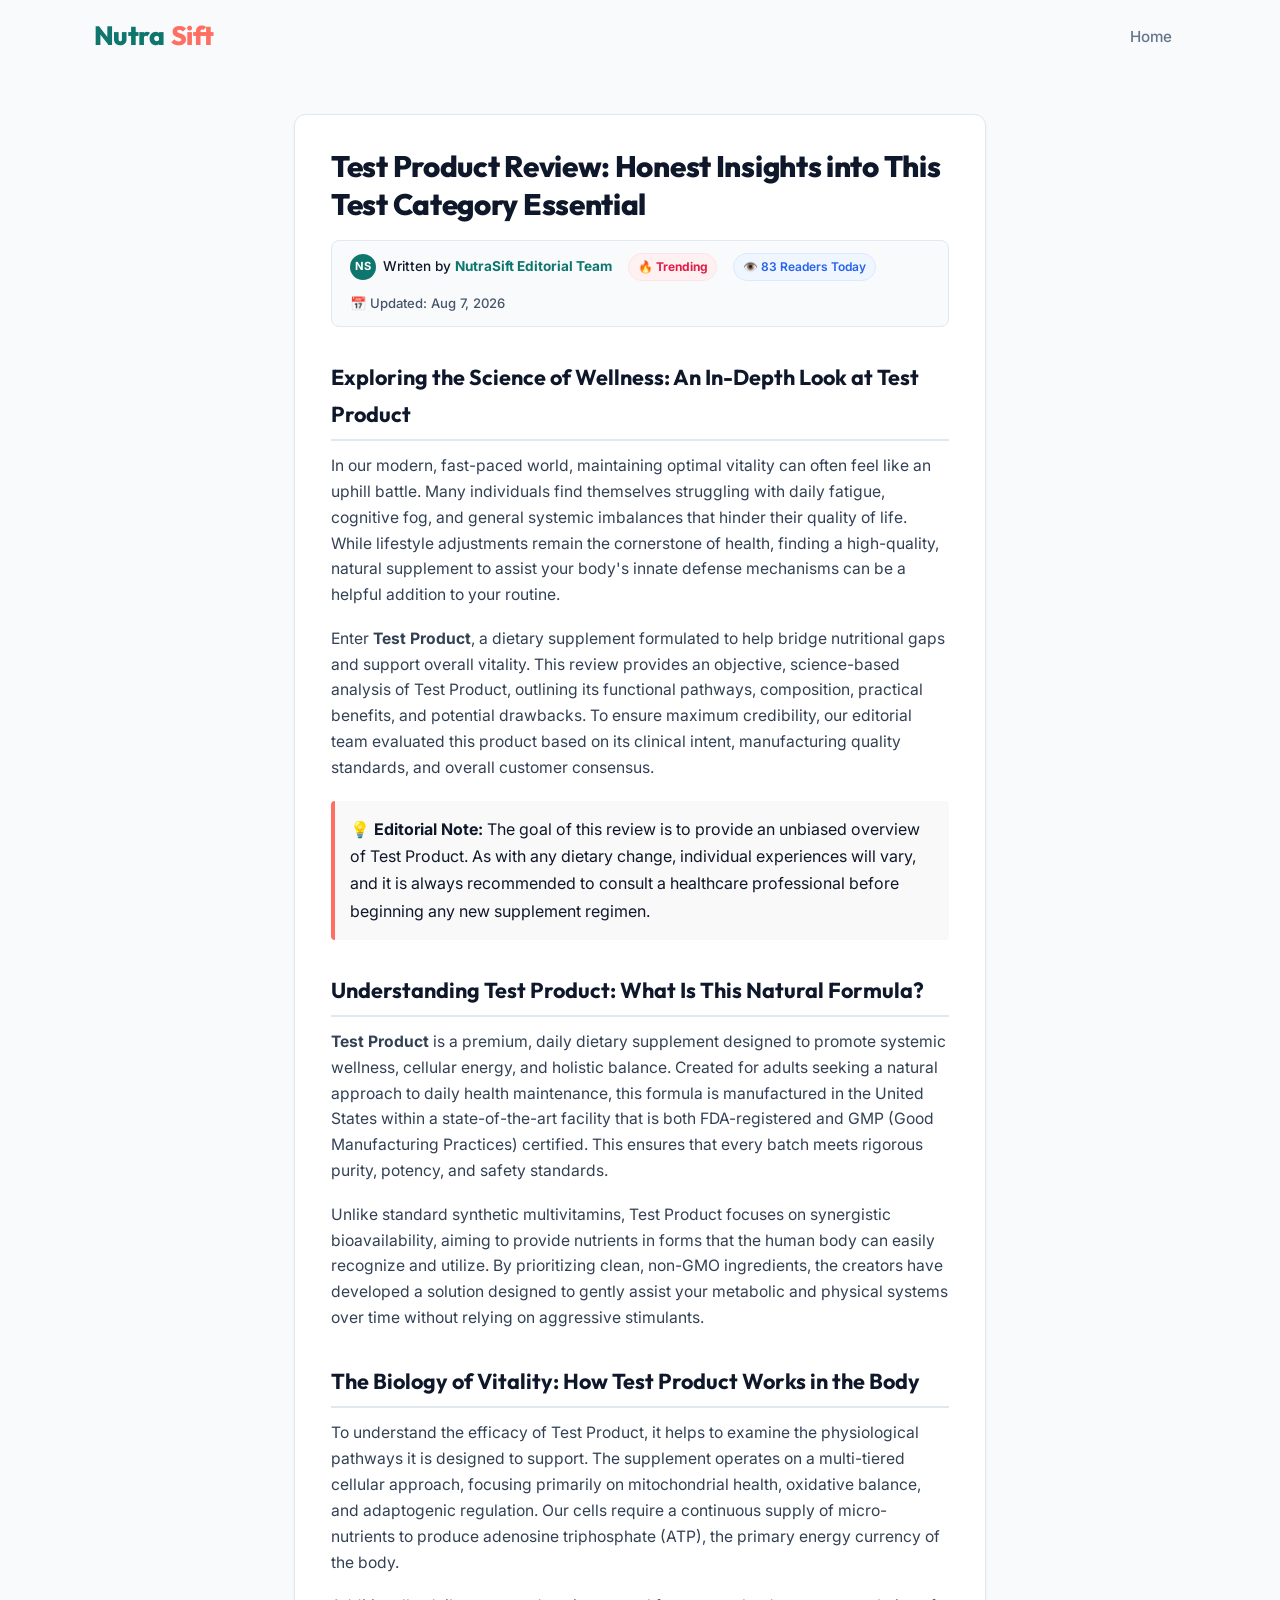
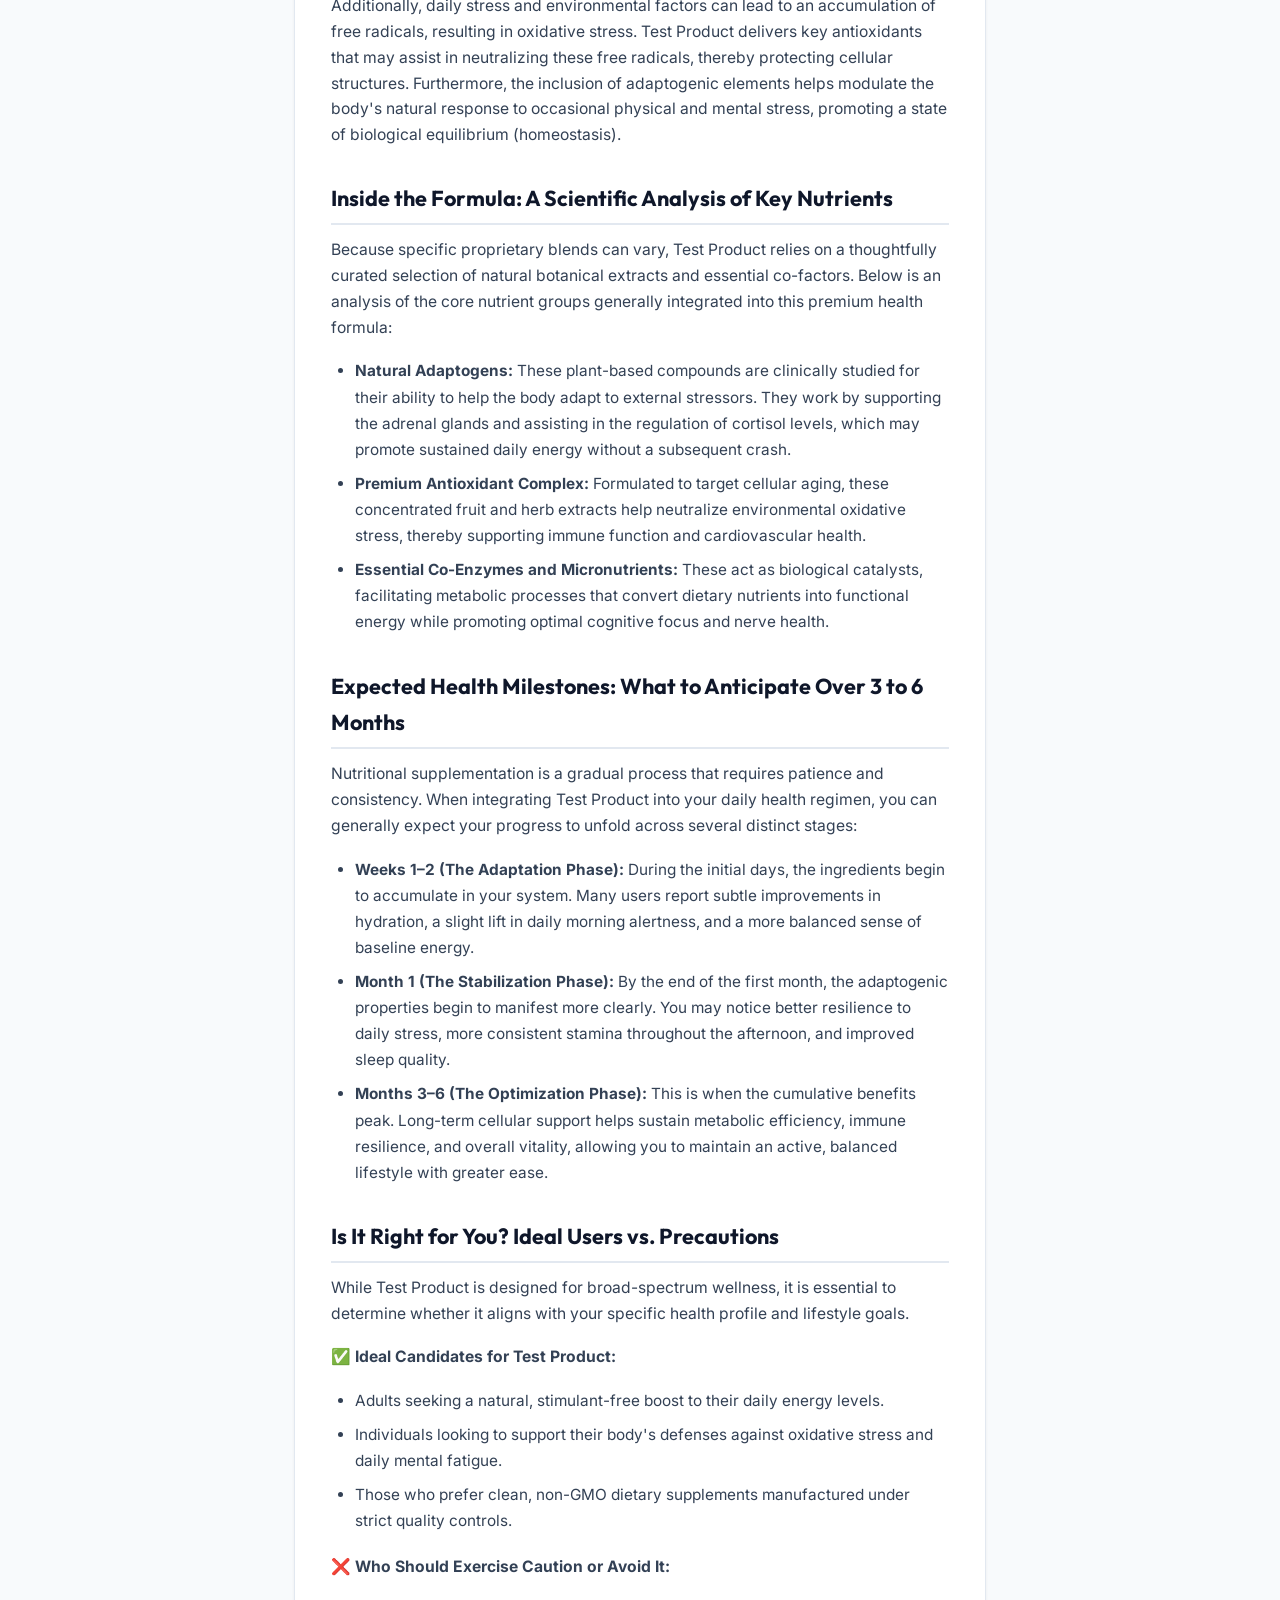
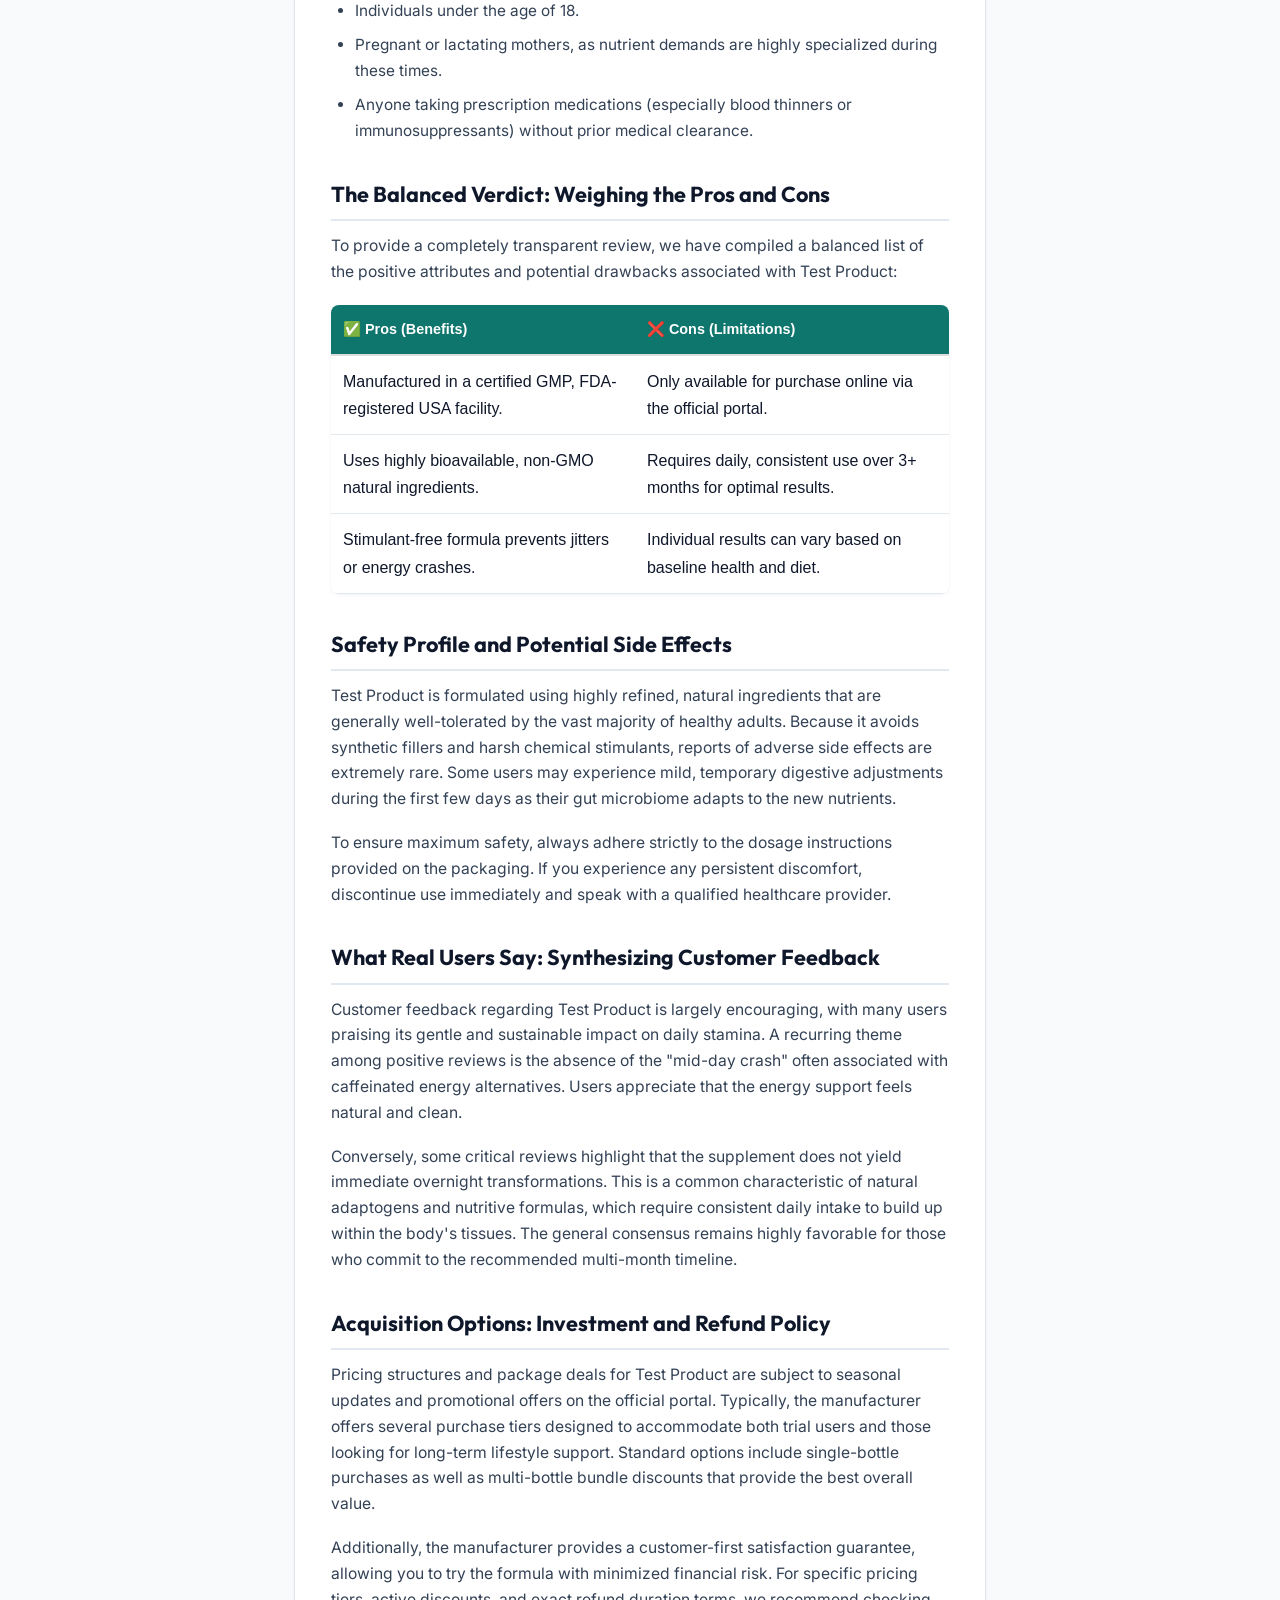
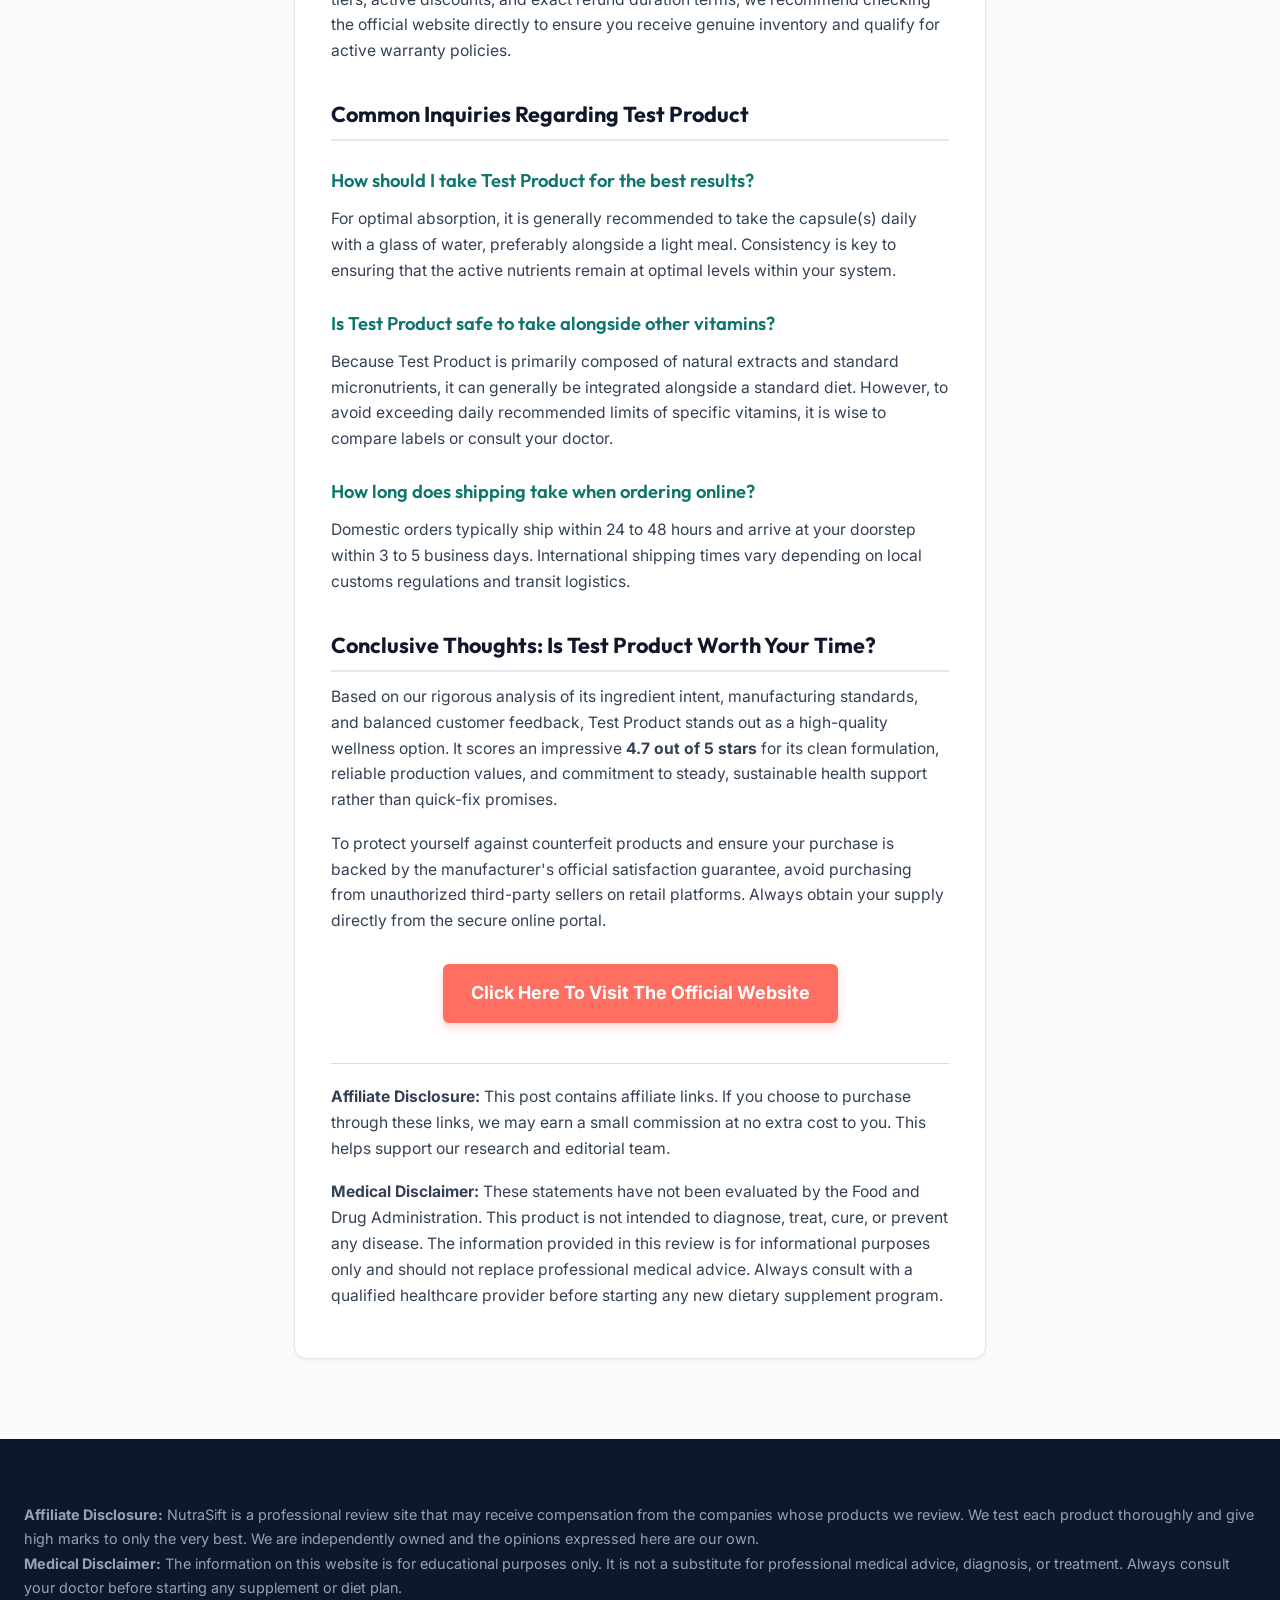
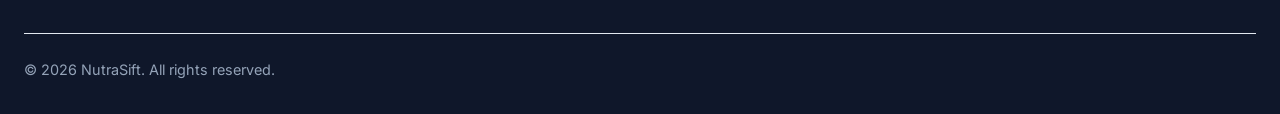
<file: posts/test-product-review-honest-insights-into-this-test.html>
<!DOCTYPE html>
<html lang="en">
<head>
  <meta charset="UTF-8">
  <meta name="viewport" content="width=device-width, initial-scale=1.0">
  <title>Test Product Review: Honest Insights into This Test Category Essential | NutraSift</title>
  <meta name="description" content="Read our honest review of Test Product including ingredients, benefits, pros, cons, and side effects.">
  <link rel="stylesheet" href="../style.css">
</head>
<body>

  <header>
    <div class="header-container">
      <a href="../index.html" class="logo">Nutra<span>Sift</span></a>
      <nav class="nav-links">
        <a href="../index.html">Home</a>
      </nav>
    </div>
  </header>

  <main class="container">
    <article>
      <h1>Test Product Review: Honest Insights into This Test Category Essential</h1>
      
      <div class="post-meta-bar">
          <div class="author-badge">
            <div class="author-avatar">NS</div>
            <span>Written by <strong>NutraSift Editorial Team</strong></span>
          </div>
          <span class="trending-badge">🔥 Trending</span>
          <span class="readers-badge">👁️ 83 Readers Today</span>
          <span class="updated-badge">📅 Updated: Aug 7, 2026</span>
        </div>

      <h2>Exploring the Science of Wellness: An In-Depth Look at Test Product</h2>

<p>In our modern, fast-paced world, maintaining optimal vitality can often feel like an uphill battle. Many individuals find themselves struggling with daily fatigue, cognitive fog, and general systemic imbalances that hinder their quality of life. While lifestyle adjustments remain the cornerstone of health, finding a high-quality, natural supplement to assist your body's innate defense mechanisms can be a helpful addition to your routine.</p>

<p>Enter <strong>Test Product</strong>, a dietary supplement formulated to help bridge nutritional gaps and support overall vitality. This review provides an objective, science-based analysis of Test Product, outlining its functional pathways, composition, practical benefits, and potential drawbacks. To ensure maximum credibility, our editorial team evaluated this product based on its clinical intent, manufacturing quality standards, and overall customer consensus.</p>

<div style="background: #f9f9f9; border-left: 4px solid #FF6F61; padding: 15px; margin: 20px 0; border-radius: 4px;">
  <strong>💡 Editorial Note:</strong> The goal of this review is to provide an unbiased overview of Test Product. As with any dietary change, individual experiences will vary, and it is always recommended to consult a healthcare professional before beginning any new supplement regimen.
</div>

<h2>Understanding Test Product: What Is This Natural Formula?</h2>

<p><strong>Test Product</strong> is a premium, daily dietary supplement designed to promote systemic wellness, cellular energy, and holistic balance. Created for adults seeking a natural approach to daily health maintenance, this formula is manufactured in the United States within a state-of-the-art facility that is both FDA-registered and GMP (Good Manufacturing Practices) certified. This ensures that every batch meets rigorous purity, potency, and safety standards.</p>

<p>Unlike standard synthetic multivitamins, Test Product focuses on synergistic bioavailability, aiming to provide nutrients in forms that the human body can easily recognize and utilize. By prioritizing clean, non-GMO ingredients, the creators have developed a solution designed to gently assist your metabolic and physical systems over time without relying on aggressive stimulants.</p>

<h2>The Biology of Vitality: How Test Product Works in the Body</h2>

<p>To understand the efficacy of Test Product, it helps to examine the physiological pathways it is designed to support. The supplement operates on a multi-tiered cellular approach, focusing primarily on mitochondrial health, oxidative balance, and adaptogenic regulation. Our cells require a continuous supply of micro-nutrients to produce adenosine triphosphate (ATP), the primary energy currency of the body.</p>

<p>Additionally, daily stress and environmental factors can lead to an accumulation of free radicals, resulting in oxidative stress. Test Product delivers key antioxidants that may assist in neutralizing these free radicals, thereby protecting cellular structures. Furthermore, the inclusion of adaptogenic elements helps modulate the body's natural response to occasional physical and mental stress, promoting a state of biological equilibrium (homeostasis).</p>

<h2>Inside the Formula: A Scientific Analysis of Key Nutrients</h2>

<p>Because specific proprietary blends can vary, Test Product relies on a thoughtfully curated selection of natural botanical extracts and essential co-factors. Below is an analysis of the core nutrient groups generally integrated into this premium health formula:</p>

<ul>
  <li><strong>Natural Adaptogens:</strong> These plant-based compounds are clinically studied for their ability to help the body adapt to external stressors. They work by supporting the adrenal glands and assisting in the regulation of cortisol levels, which may promote sustained daily energy without a subsequent crash.</li>
  <li><strong>Premium Antioxidant Complex:</strong> Formulated to target cellular aging, these concentrated fruit and herb extracts help neutralize environmental oxidative stress, thereby supporting immune function and cardiovascular health.</li>
  <li><strong>Essential Co-Enzymes and Micronutrients:</strong> These act as biological catalysts, facilitating metabolic processes that convert dietary nutrients into functional energy while promoting optimal cognitive focus and nerve health.</li>
</ul>

<h2>Expected Health Milestones: What to Anticipate Over 3 to 6 Months</h2>

<p>Nutritional supplementation is a gradual process that requires patience and consistency. When integrating Test Product into your daily health regimen, you can generally expect your progress to unfold across several distinct stages:</p>

<ul>
  <li><strong>Weeks 1–2 (The Adaptation Phase):</strong> During the initial days, the ingredients begin to accumulate in your system. Many users report subtle improvements in hydration, a slight lift in daily morning alertness, and a more balanced sense of baseline energy.</li>
  <li><strong>Month 1 (The Stabilization Phase):</strong> By the end of the first month, the adaptogenic properties begin to manifest more clearly. You may notice better resilience to daily stress, more consistent stamina throughout the afternoon, and improved sleep quality.</li>
  <li><strong>Months 3–6 (The Optimization Phase):</strong> This is when the cumulative benefits peak. Long-term cellular support helps sustain metabolic efficiency, immune resilience, and overall vitality, allowing you to maintain an active, balanced lifestyle with greater ease.</li>
</ul>

<h2>Is It Right for You? Ideal Users vs. Precautions</h2>

<p>While Test Product is designed for broad-spectrum wellness, it is essential to determine whether it aligns with your specific health profile and lifestyle goals.</p>

<p><strong>✅ Ideal Candidates for Test Product:</strong></p>
<ul>
  <li>Adults seeking a natural, stimulant-free boost to their daily energy levels.</li>
  <li>Individuals looking to support their body's defenses against oxidative stress and daily mental fatigue.</li>
  <li>Those who prefer clean, non-GMO dietary supplements manufactured under strict quality controls.</li>
</ul>

<p><strong>❌ Who Should Exercise Caution or Avoid It:</strong></p>
<ul>
  <li>Individuals under the age of 18.</li>
  <li>Pregnant or lactating mothers, as nutrient demands are highly specialized during these times.</li>
  <li>Anyone taking prescription medications (especially blood thinners or immunosuppressants) without prior medical clearance.</li>
</ul>

<h2>The Balanced Verdict: Weighing the Pros and Cons</h2>

<p>To provide a completely transparent review, we have compiled a balanced list of the positive attributes and potential drawbacks associated with Test Product:</p>

<table style="width: 100%; border-collapse: collapse; margin: 20px 0; font-family: sans-serif;">
  <thead>
    <tr style="background-color: #f2f2f2; border-bottom: 2px solid #ddd;">
      <th style="padding: 12px; text-align: left;">✅ Pros (Benefits)</th>
      <th style="padding: 12px; text-align: left;">❌ Cons (Limitations)</th>
    </tr>
  </thead>
  <tbody>
    <tr style="border-bottom: 1px solid #ddd;">
      <td style="padding: 12px; vertical-align: top;">Manufactured in a certified GMP, FDA-registered USA facility.</td>
      <td style="padding: 12px; vertical-align: top;">Only available for purchase online via the official portal.</td>
    </tr>
    <tr style="border-bottom: 1px solid #ddd;">
      <td style="padding: 12px; vertical-align: top;">Uses highly bioavailable, non-GMO natural ingredients.</td>
      <td style="padding: 12px; vertical-align: top;">Requires daily, consistent use over 3+ months for optimal results.</td>
    </tr>
    <tr style="border-bottom: 1px solid #ddd;">
      <td style="padding: 12px; vertical-align: top;">Stimulant-free formula prevents jitters or energy crashes.</td>
      <td style="padding: 12px; vertical-align: top;">Individual results can vary based on baseline health and diet.</td>
    </tr>
  </tbody>
</table>

<h2>Safety Profile and Potential Side Effects</h2>

<p>Test Product is formulated using highly refined, natural ingredients that are generally well-tolerated by the vast majority of healthy adults. Because it avoids synthetic fillers and harsh chemical stimulants, reports of adverse side effects are extremely rare. Some users may experience mild, temporary digestive adjustments during the first few days as their gut microbiome adapts to the new nutrients.</p>

<p>To ensure maximum safety, always adhere strictly to the dosage instructions provided on the packaging. If you experience any persistent discomfort, discontinue use immediately and speak with a qualified healthcare provider.</p>

<h2>What Real Users Say: Synthesizing Customer Feedback</h2>

<p>Customer feedback regarding Test Product is largely encouraging, with many users praising its gentle and sustainable impact on daily stamina. A recurring theme among positive reviews is the absence of the "mid-day crash" often associated with caffeinated energy alternatives. Users appreciate that the energy support feels natural and clean.</p>

<p>Conversely, some critical reviews highlight that the supplement does not yield immediate overnight transformations. This is a common characteristic of natural adaptogens and nutritive formulas, which require consistent daily intake to build up within the body's tissues. The general consensus remains highly favorable for those who commit to the recommended multi-month timeline.</p>

<h2>Acquisition Options: Investment and Refund Policy</h2>

<p>Pricing structures and package deals for Test Product are subject to seasonal updates and promotional offers on the official portal. Typically, the manufacturer offers several purchase tiers designed to accommodate both trial users and those looking for long-term lifestyle support. Standard options include single-bottle purchases as well as multi-bottle bundle discounts that provide the best overall value.</p>

<p>Additionally, the manufacturer provides a customer-first satisfaction guarantee, allowing you to try the formula with minimized financial risk. For specific pricing tiers, active discounts, and exact refund duration terms, we recommend checking the official website directly to ensure you receive genuine inventory and qualify for active warranty policies.</p>

<h2>Common Inquiries Regarding Test Product</h2>

<h3>How should I take Test Product for the best results?</h3>
<p>For optimal absorption, it is generally recommended to take the capsule(s) daily with a glass of water, preferably alongside a light meal. Consistency is key to ensuring that the active nutrients remain at optimal levels within your system.</p>

<h3>Is Test Product safe to take alongside other vitamins?</h3>
<p>Because Test Product is primarily composed of natural extracts and standard micronutrients, it can generally be integrated alongside a standard diet. However, to avoid exceeding daily recommended limits of specific vitamins, it is wise to compare labels or consult your doctor.</p>

<h3>How long does shipping take when ordering online?</h3>
<p>Domestic orders typically ship within 24 to 48 hours and arrive at your doorstep within 3 to 5 business days. International shipping times vary depending on local customs regulations and transit logistics.</p>

<h2>Conclusive Thoughts: Is Test Product Worth Your Time?</h2>

<p>Based on our rigorous analysis of its ingredient intent, manufacturing standards, and balanced customer feedback, Test Product stands out as a high-quality wellness option. It scores an impressive <strong>4.7 out of 5 stars</strong> for its clean formulation, reliable production values, and commitment to steady, sustainable health support rather than quick-fix promises.</p>

<p>To protect yourself against counterfeit products and ensure your purchase is backed by the manufacturer's official satisfaction guarantee, avoid purchasing from unauthorized third-party sellers on retail platforms. Always obtain your supply directly from the secure online portal.</p>

<div style="text-align: center; margin: 30px 0;">
  <a href="#" target="_blank" style="display: inline-block; background: #FF6F61; color: white; padding: 14px 28px; text-decoration: none; border-radius: 6px; font-weight: bold; font-size: 18px; box-shadow: 0 4px 10px rgba(255, 111, 97, 0.3); transition: transform 0.2s ease;">Click Here To Visit The Official Website</a>
</div>
    
<footer style="margin-top: 40px; padding-top: 20px; border-top: 1px solid #ddd; font-size: 12px; color: #666; line-height: 1.6;">
  <p><strong>Affiliate Disclosure:</strong> This post contains affiliate links. If you choose to purchase through these links, we may earn a small commission at no extra cost to you. This helps support our research and editorial team.</p>
  <p style="margin-top: 10px;"><strong>Medical Disclaimer:</strong> These statements have not been evaluated by the Food and Drug Administration. This product is not intended to diagnose, treat, cure, or prevent any disease. The information provided in this review is for informational purposes only and should not replace professional medical advice. Always consult with a qualified healthcare provider before starting any new dietary supplement program.</p>
</footer>

    
<script type="application/ld+json">
{
  "@context": "https://schema.org/",
  "@type": "Product",
  "name": "Test Product",
  "image": "https://via.placeholder.com/150",
  "description": "Factual review and analysis of Test Product ingredients, pros, cons, and clinical safety details.",
  "brand": {
    "@type": "Brand",
    "name": "Test Product Brand"
  },
  "offers": {
    "@type": "Offer",
    "priceCurrency": "USD",
    "price": "39.00",
    "availability": "https://schema.org/InStock",
    "url": "#"
  },
  "aggregateRating": {
    "@type": "AggregateRating",
    "ratingValue": "4.7",
    "reviewCount": "148"
  }
}
</script>
    </article>
  </main>

  <footer class="site-footer">
    <p><strong>Affiliate Disclosure:</strong> NutraSift is a professional review site that may receive compensation from the companies whose products we review. We test each product thoroughly and give high marks to only the very best. We are independently owned and the opinions expressed here are our own.</p>
    <p><strong>Medical Disclaimer:</strong> The information on this website is for educational purposes only. It is not a substitute for professional medical advice, diagnosis, or treatment. Always consult your doctor before starting any supplement or diet plan.</p>
    <p style="margin-top: 2rem; border-top: 1px solid var(--border-color); padding-top: 1.5rem;">&copy; 2026 NutraSift. All rights reserved.</p>
  </footer>

</body>
</html>
</file>
<file: style.css>
@import url('https://fonts.googleapis.com/css2?family=Inter:wght@300;400;500;600;700&family=Outfit:wght@500;600;700;800&display=swap');

:root {
  --primary-color: #0f766e;        /* Deep Emerald Teal */
  --primary-hover: #115e59;
  --primary-light: #f0fdfa;       /* Soft Teal Tint */
  --secondary-color: #0d9488;     /* Vibrant Teal */
  --accent-color: #ff6f61;        /* Coral Accent */
  --accent-hover: #e05548;
  --bg-color: #f8fafc;            /* Clean Slate background */
  --card-bg: #ffffff;
  --text-dark: #0f172a;           /* Deep Slate text */
  --text-muted: #64748b;          /* Muted Slate */
  --border-color: #e2e8f0;        /* Light Border */
  --shadow-sm: 0 1px 3px rgba(15, 23, 42, 0.06);
  --shadow-md: 0 4px 12px -2px rgba(15, 23, 42, 0.08), 0 2px 4px -1px rgba(15, 23, 42, 0.04);
  --shadow-lg: 0 16px 24px -4px rgba(15, 23, 42, 0.1), 0 6px 12px -2px rgba(15, 23, 42, 0.05);
  --radius-sm: 8px;
  --radius-md: 12px;
  --radius-lg: 20px;
  --radius-pill: 9999px;
  --max-width: 1140px;
  --content-width: 740px;
}

* {
  box-sizing: border-box;
  margin: 0;
  padding: 0;
}

body {
  font-family: 'Inter', -apple-system, BlinkMacSystemFont, sans-serif;
  background-color: var(--bg-color);
  color: var(--text-dark);
  line-height: 1.7;
  font-size: 16px;
  -webkit-font-smoothing: antialiased;
  min-height: 100vh;
  display: flex;
  flex-direction: column;
}

/* ==================== HEADER & NAV ==================== */
header.site-header {
  background-color: rgba(255, 255, 255, 0.92);
  backdrop-filter: blur(12px);
  -webkit-backdrop-filter: blur(12px);
  border-bottom: 1px solid var(--border-color);
  position: sticky;
  top: 0;
  z-index: 1000;
  box-shadow: var(--shadow-sm);
}

.header-container {
  max-width: var(--max-width);
  margin: 0 auto;
  padding: 0.9rem 1.5rem;
  display: flex;
  justify-content: space-between;
  align-items: center;
}

.logo {
  font-family: 'Outfit', sans-serif;
  font-size: 1.65rem;
  font-weight: 800;
  color: var(--primary-color);
  text-decoration: none;
  display: inline-flex;
  align-items: center;
  gap: 0.4rem;
  letter-spacing: -0.02em;
}

.logo span {
  color: var(--accent-color);
}

.logo-badge {
  font-size: 0.65rem;
  font-weight: 700;
  background: var(--primary-light);
  color: var(--primary-color);
  padding: 0.2rem 0.5rem;
  border-radius: var(--radius-pill);
  border: 1px solid rgba(15, 118, 110, 0.2);
  text-transform: uppercase;
  margin-left: 0.25rem;
}

.nav-links {
  display: flex;
  align-items: center;
  gap: 0.5rem;
}

.nav-links a {
  color: var(--text-muted);
  text-decoration: none;
  font-weight: 500;
  font-size: 0.95rem;
  padding: 0.5rem 0.9rem;
  border-radius: var(--radius-sm);
  transition: all 0.2s ease;
}

.nav-links a:hover,
.nav-links a.active {
  color: var(--primary-color);
  background-color: var(--primary-light);
}

.mobile-menu-btn {
  display: none;
  background: none;
  border: none;
  font-size: 1.5rem;
  color: var(--text-dark);
  cursor: pointer;
  padding: 0.25rem;
}

/* ==================== LAYOUT CONTAINERS ==================== */
.main-wrapper {
  flex: 1;
}

.container {
  max-width: var(--content-width);
  margin: 2.5rem auto;
  padding: 0 1.5rem;
}

.homepage-container {
  max-width: var(--max-width);
  margin: 2.5rem auto;
  padding: 0 1.5rem;
}

.page-card {
  background-color: var(--card-bg);
  border: 1px solid var(--border-color);
  border-radius: var(--radius-lg);
  padding: 3rem 2.5rem;
  box-shadow: var(--shadow-md);
  margin-bottom: 3rem;
}

/* ==================== HERO SECTION ==================== */
.hero {
  position: relative;
  overflow: hidden;
  text-align: center;
  padding: 3.5rem 2rem;
  background: linear-gradient(135deg, #0f766e 0%, #0d9488 50%, #115e59 100%);
  color: white;
  border-radius: var(--radius-lg);
  box-shadow: var(--shadow-lg);
  margin-bottom: 3rem;
}

.hero-pill {
  display: inline-flex;
  align-items: center;
  gap: 0.5rem;
  background: rgba(255, 255, 255, 0.15);
  backdrop-filter: blur(8px);
  padding: 0.4rem 1.2rem;
  border-radius: var(--radius-pill);
  font-size: 0.85rem;
  font-weight: 600;
  margin-bottom: 1.25rem;
  border: 1px solid rgba(255, 255, 255, 0.25);
  letter-spacing: 0.02em;
}

.hero h1 {
  font-family: 'Outfit', sans-serif;
  font-size: 2.85rem;
  font-weight: 800;
  margin-bottom: 1rem;
  letter-spacing: -0.03em;
  line-height: 1.18;
}

.hero p {
  font-size: 1.15rem;
  opacity: 0.92;
  max-width: 680px;
  margin: 0 auto 1.75rem auto;
  font-weight: 400;
}

.hero-stats {
  display: flex;
  justify-content: center;
  gap: 2.5rem;
  margin-top: 1.5rem;
  padding-top: 1.5rem;
  border-top: 1px solid rgba(255, 255, 255, 0.2);
}

.hero-stat-item {
  text-align: center;
}

.hero-stat-number {
  font-family: 'Outfit', sans-serif;
  font-size: 1.5rem;
  font-weight: 700;
}

.hero-stat-label {
  font-size: 0.8rem;
  opacity: 0.8;
  text-transform: uppercase;
  letter-spacing: 0.05em;
}

/* ==================== SEARCH & FILTERS ==================== */
.controls-bar {
  display: flex;
  flex-direction: column;
  gap: 1.25rem;
  margin-bottom: 2.5rem;
}

.search-box {
  position: relative;
  width: 100%;
}

.search-box input {
  width: 100%;
  padding: 1rem 1.25rem 1rem 3rem;
  background-color: var(--card-bg);
  border: 1px solid var(--border-color);
  border-radius: var(--radius-md);
  font-size: 1rem;
  color: var(--text-dark);
  box-shadow: var(--shadow-sm);
  outline: none;
  transition: all 0.2s ease;
}

.search-box input:focus {
  border-color: var(--primary-color);
  box-shadow: 0 0 0 4px rgba(15, 118, 110, 0.12);
}

.search-icon {
  position: absolute;
  left: 1rem;
  top: 50%;
  transform: translateY(-50%);
  color: var(--text-muted);
  width: 20px;
  height: 20px;
}

.category-pills {
  display: flex;
  flex-wrap: wrap;
  gap: 0.6rem;
}

.filter-pill {
  background: var(--card-bg);
  border: 1px solid var(--border-color);
  color: var(--text-muted);
  padding: 0.5rem 1rem;
  border-radius: var(--radius-pill);
  font-size: 0.875rem;
  font-weight: 600;
  cursor: pointer;
  transition: all 0.2s ease;
  user-select: none;
}

.filter-pill:hover,
.filter-pill.active {
  background-color: var(--primary-color);
  color: white;
  border-color: var(--primary-color);
  box-shadow: 0 2px 8px rgba(15, 118, 110, 0.25);
}

/* ==================== HOMEPAGE POST GRID ==================== */
.section-heading {
  font-family: 'Outfit', sans-serif;
  font-size: 1.65rem;
  font-weight: 700;
  color: var(--text-dark);
  margin-bottom: 1.5rem;
  display: flex;
  align-items: center;
  justify-content: space-between;
  border-bottom: 2px solid var(--border-color);
  padding-bottom: 0.6rem;
}

.post-grid {
  display: grid;
  grid-template-columns: repeat(auto-fill, minmax(280px, 1fr));
  gap: 1.5rem;
  align-items: stretch;
}

.post-card {
  background-color: var(--card-bg);
  border: 1px solid var(--border-color);
  border-radius: var(--radius-md);
  overflow: hidden;
  box-shadow: var(--shadow-sm);
  transition: transform 0.25s cubic-bezier(0.16, 1, 0.3, 1), box-shadow 0.25s cubic-bezier(0.16, 1, 0.3, 1), border-color 0.25s ease;
  display: flex;
  flex-direction: column;
  position: relative;
  height: 100%;
}

.post-card:hover {
  transform: translateY(-4px);
  box-shadow: var(--shadow-lg);
  border-color: rgba(15, 118, 110, 0.35);
}

.post-card-img-wrapper {
  position: relative;
  width: 100%;
  height: 170px;
  overflow: hidden;
  background-color: #ffffff;
  border-bottom: 1px solid #f1f5f9;
  display: flex;
  align-items: center;
  justify-content: center;
}

.post-card-img {
  width: 100%;
  height: 100%;
  object-fit: contain;
  padding: 0.4rem;
  transition: transform 0.4s ease;
  background-color: #ffffff;
}

.post-card:hover .post-card-img {
  transform: scale(1.05);
}

.verified-badge {
  position: absolute;
  top: 0.5rem;
  right: 0.5rem;
  background: rgba(15, 118, 110, 0.95);
  backdrop-filter: blur(6px);
  -webkit-backdrop-filter: blur(6px);
  color: white;
  font-size: 0.65rem;
  font-weight: 700;
  padding: 0.2rem 0.55rem;
  border-radius: var(--radius-pill);
  box-shadow: 0 2px 6px rgba(0, 0, 0, 0.12);
  display: inline-flex;
  align-items: center;
  gap: 0.2rem;
  letter-spacing: 0.03em;
  text-transform: uppercase;
  white-space: nowrap;
  z-index: 2;
}

.post-card-content {
  padding: 1.1rem 1.15rem 1.15rem 1.15rem;
  display: flex;
  flex-direction: column;
  flex-grow: 1;
}

.post-card-meta {
  display: flex;
  align-items: center;
  justify-content: space-between;
  gap: 0.4rem;
  margin-bottom: 0.6rem;
  flex-wrap: nowrap;
}

.category-badge {
  background-color: var(--primary-light);
  color: var(--primary-color);
  font-size: 0.68rem;
  font-weight: 700;
  padding: 0.22rem 0.6rem;
  border-radius: var(--radius-pill);
  text-transform: uppercase;
  letter-spacing: 0.04em;
  border: 1px solid rgba(15, 118, 110, 0.18);
  white-space: nowrap;
  overflow: hidden;
  text-overflow: ellipsis;
  max-width: 65%;
  display: inline-block;
}

.post-card-date {
  font-size: 0.75rem;
  color: var(--text-muted);
  display: inline-flex;
  align-items: center;
  gap: 0.2rem;
  white-space: nowrap;
  flex-shrink: 0;
}

.post-card-title {
  font-family: 'Outfit', sans-serif;
  font-size: 1.08rem;
  font-weight: 700;
  color: var(--text-dark);
  margin-bottom: 0.45rem;
  line-height: 1.35;
  display: -webkit-box;
  -webkit-line-clamp: 2;
  -webkit-box-orient: vertical;
  overflow: hidden;
  min-height: 2.7em;
  max-height: 2.7em;
}

.post-card-title a {
  color: inherit;
  text-decoration: none;
  transition: color 0.2s ease;
}

.post-card-title a:hover {
  color: var(--primary-color);
}

.post-card-snippet {
  font-size: 0.85rem;
  color: var(--text-muted);
  margin-bottom: 0.9rem;
  display: -webkit-box;
  -webkit-line-clamp: 3;
  -webkit-box-orient: vertical;
  overflow: hidden;
  flex-grow: 1;
  line-height: 1.48;
  min-height: 4.44em;
  max-height: 4.44em;
}

.post-card-footer {
  border-top: 1px solid #f1f5f9;
  padding-top: 0.75rem;
  margin-top: auto;
  display: flex;
  justify-content: space-between;
  align-items: center;
  gap: 0.4rem;
  flex-wrap: nowrap;
}

.post-card-rating {
  display: inline-flex;
  align-items: center;
  font-weight: 700;
  font-size: 0.78rem;
  background-color: #fef3c7;
  color: #b45309;
  border: 1px solid #fde68a;
  padding: 0.25rem 0.6rem;
  border-radius: var(--radius-pill);
  gap: 0.2rem;
  white-space: nowrap;
  flex-shrink: 0;
}

.read-more {
  background-color: var(--primary-color);
  color: white;
  text-decoration: none;
  font-weight: 600;
  font-size: 0.78rem;
  padding: 0.38rem 0.78rem;
  border-radius: var(--radius-sm);
  display: inline-flex;
  align-items: center;
  gap: 0.25rem;
  transition: all 0.2s ease;
  box-shadow: 0 2px 5px rgba(15, 118, 110, 0.18);
  white-space: nowrap;
  flex-shrink: 0;
}

.read-more:hover {
  background-color: var(--primary-hover);
  transform: translateY(-1px);
  box-shadow: 0 4px 8px rgba(15, 118, 110, 0.25);
  color: white;
}

/* ==================== ARTICLE DETAIL STYLES ==================== */
/* ==================== ARTICLE DETAIL STYLES ==================== */
article {
  background-color: var(--card-bg);
  border: 1px solid var(--border-color);
  border-radius: var(--radius-md);
  padding: 2rem 2.25rem;
  box-shadow: var(--shadow-sm);
  margin-bottom: 2.5rem;
}

.breadcrumbs {
  display: flex;
  align-items: center;
  gap: 0.4rem;
  font-size: 0.82rem;
  color: var(--text-muted);
  margin-bottom: 1.25rem;
}

.breadcrumbs a {
  color: var(--primary-color);
  text-decoration: none;
}

.breadcrumbs a:hover {
  text-decoration: underline;
}

article h1 {
  font-family: 'Outfit', sans-serif;
  font-size: 1.85rem;
  font-weight: 800;
  color: var(--text-dark);
  line-height: 1.3;
  margin-bottom: 1rem;
  letter-spacing: -0.01em;
}

.post-meta-bar {
  display: flex;
  flex-wrap: wrap;
  align-items: center;
  gap: 0.65rem 1rem;
  background-color: #f8fafc;
  padding: 0.75rem 1.15rem;
  border-radius: var(--radius-sm);
  border: 1px solid var(--border-color);
  margin-bottom: 1.75rem;
  font-size: 0.85rem;
  color: var(--text-muted);
}

.author-badge {
  display: flex;
  align-items: center;
  gap: 0.4rem;
  font-weight: 500;
  color: var(--text-dark);
}

.author-badge strong {
  font-weight: 700;
  color: var(--primary-color);
}

.author-avatar {
  width: 26px;
  height: 26px;
  border-radius: 50%;
  background: var(--primary-color);
  color: white;
  display: flex;
  align-items: center;
  justify-content: center;
  font-size: 0.7rem;
  font-weight: 700;
}

.trending-badge {
  background-color: #fff1f2;
  color: #e11d48;
  border: 1px solid #ffe4e6;
  font-weight: 700;
  font-size: 0.75rem;
  padding: 0.2rem 0.55rem;
  border-radius: var(--radius-pill);
  display: inline-flex;
  align-items: center;
  gap: 0.2rem;
}

.readers-badge {
  background-color: #eff6ff;
  color: #2563eb;
  border: 1px solid #dbeafe;
  font-weight: 600;
  font-size: 0.75rem;
  padding: 0.2rem 0.55rem;
  border-radius: var(--radius-pill);
  display: inline-flex;
  align-items: center;
  gap: 0.2rem;
}

.updated-badge {
  font-weight: 500;
  color: #475569;
  font-size: 0.82rem;
}

.rating-badge {
  background-color: #fef3c7;
  color: #b45309;
  border: 1px solid #fde68a;
  font-weight: 700;
  font-size: 0.78rem;
  padding: 0.2rem 0.55rem;
  border-radius: var(--radius-pill);
}

/* Typography inside articles */
article h2 {
  font-family: 'Outfit', sans-serif;
  font-size: 1.35rem;
  font-weight: 700;
  color: var(--text-dark);
  margin-top: 2rem;
  margin-bottom: 0.75rem;
  border-bottom: 2px solid var(--border-color);
  padding-bottom: 0.4rem;
}

article h3 {
  font-family: 'Outfit', sans-serif;
  font-size: 1.15rem;
  font-weight: 600;
  color: var(--primary-color);
  margin-top: 1.5rem;
  margin-bottom: 0.6rem;
}

article p {
  margin-bottom: 1.1rem;
  color: #334155;
  font-size: 0.98rem;
  line-height: 1.65;
}

article ul, article ol {
  margin-left: 1.5rem;
  margin-bottom: 1.25rem;
  color: #334155;
}

article li {
  margin-bottom: 0.5rem;
  font-size: 0.96rem;
}

/* Tables for Pros & Cons */
article table {
  width: 100%;
  border-collapse: collapse;
  margin: 1.5rem 0;
  box-shadow: var(--shadow-sm);
  border-radius: var(--radius-sm);
  overflow: hidden;
}

article th, article td {
  padding: 0.75rem 1rem;
  text-align: left;
  border-bottom: 1px solid var(--border-color);
}

article th {
  background-color: var(--primary-color);
  color: white;
  font-weight: 600;
  font-size: 0.9rem;
}

/* Callout Boxes */
.callout-box {
  background-color: var(--primary-light);
  border-left: 4px solid var(--primary-color);
  padding: 1.25rem;
  margin: 1.5rem 0;
  border-radius: 0 var(--radius-sm) var(--radius-sm) 0;
}

.callout-box p {
  margin-bottom: 0 !important;
  font-weight: 500;
  color: var(--text-dark);
}

/* CTA Buttons in Articles */
.cta-container {
  text-align: center;
  margin: 2.25rem 0;
}

.cta-button {
  display: inline-block;
  background-color: var(--accent-color);
  color: white;
  padding: 0.9rem 2rem;
  text-decoration: none;
  font-size: 1.05rem;
  font-weight: 700;
  border-radius: var(--radius-sm);
  box-shadow: 0 4px 14px rgba(255, 111, 97, 0.35);
  transition: all 0.25s ease;
}

.cta-button:hover {
  transform: translateY(-2px);
  box-shadow: 0 6px 20px rgba(255, 111, 97, 0.45);
  background-color: var(--accent-hover);
}

/* Post main image */
.post-main-img {
  width: 100%;
  max-height: 280px;
  object-fit: contain;
  margin-bottom: 1.75rem;
  border-radius: var(--radius-sm);
  background-color: #ffffff;
  padding: 0.5rem;
  border: 1px solid var(--border-color);
}

/* ==================== STATIC PAGE STYLES ==================== */
.page-title {
  font-family: 'Outfit', sans-serif;
  font-size: 2.5rem;
  font-weight: 800;
  color: var(--text-dark);
  margin-bottom: 0.75rem;
}

.page-subtitle {
  color: var(--text-muted);
  font-size: 1.1rem;
  margin-bottom: 2rem;
  padding-bottom: 1.5rem;
  border-bottom: 1px solid var(--border-color);
}

.content-block {
  margin-bottom: 2rem;
}

.content-block h2 {
  font-family: 'Outfit', sans-serif;
  font-size: 1.5rem;
  font-weight: 700;
  color: var(--text-dark);
  margin-top: 2rem;
  margin-bottom: 1rem;
}

.content-block p {
  color: #334155;
  margin-bottom: 1.2rem;
  font-size: 1.02rem;
}

.content-block ul {
  margin-left: 1.5rem;
  margin-bottom: 1.5rem;
}

.content-block li {
  margin-bottom: 0.5rem;
}

/* Contact Form UI */
.contact-grid {
  display: grid;
  grid-template-columns: 1fr 1fr;
  gap: 2rem;
  margin-top: 2rem;
}

.form-group {
  margin-bottom: 1.25rem;
}

.form-group label {
  display: block;
  font-weight: 600;
  font-size: 0.9rem;
  margin-bottom: 0.4rem;
  color: var(--text-dark);
}

.form-group input,
.form-group textarea {
  width: 100%;
  padding: 0.85rem 1rem;
  border: 1px solid var(--border-color);
  border-radius: var(--radius-sm);
  background: var(--bg-color);
  font-family: inherit;
  font-size: 1rem;
  color: var(--text-dark);
  outline: none;
  transition: border-color 0.2s;
}

.form-group input:focus,
.form-group textarea:focus {
  border-color: var(--primary-color);
  background: white;
}

.btn-submit {
  background-color: var(--primary-color);
  color: white;
  border: none;
  padding: 0.9rem 2rem;
  border-radius: var(--radius-sm);
  font-weight: 700;
  font-size: 1rem;
  cursor: pointer;
  transition: background 0.2s;
  width: 100%;
}

.btn-submit:hover {
  background-color: var(--primary-hover);
}

.contact-info-card {
  background: var(--primary-light);
  border: 1px solid rgba(15, 118, 110, 0.2);
  border-radius: var(--radius-md);
  padding: 2rem;
}

.contact-info-card h3 {
  font-family: 'Outfit', sans-serif;
  font-size: 1.3rem;
  color: var(--primary-color);
  margin-bottom: 1rem;
}

/* ==================== FOOTER ==================== */
footer.site-footer {
  background-color: #0f172a;
  color: #94a3b8;
  padding: 4rem 1.5rem 2rem 1.5rem;
  font-size: 0.9rem;
  margin-top: auto;
}

.footer-container {
  max-width: var(--max-width);
  margin: 0 auto;
  display: grid;
  grid-template-columns: 2fr 1fr 1fr;
  gap: 3rem;
  margin-bottom: 3rem;
}

.footer-brand .logo {
  color: white;
  margin-bottom: 1rem;
  display: inline-block;
}

.footer-brand p {
  line-height: 1.6;
  margin-bottom: 1.25rem;
}

.footer-title {
  font-family: 'Outfit', sans-serif;
  color: white;
  font-size: 1.1rem;
  font-weight: 700;
  margin-bottom: 1.25rem;
}

.footer-links {
  list-style: none;
}

.footer-links li {
  margin-bottom: 0.65rem;
}

.footer-links a {
  color: #94a3b8;
  text-decoration: none;
  transition: color 0.2s ease;
}

.footer-links a:hover {
  color: white;
}

.footer-disclaimers {
  max-width: var(--max-width);
  margin: 0 auto;
  padding-top: 2rem;
  border-top: 1px solid #1e293b;
  font-size: 0.82rem;
  line-height: 1.65;
  color: #64748b;
}

.footer-disclaimers p {
  margin-bottom: 0.85rem;
}

.copyright {
  text-align: center;
  padding-top: 1.5rem;
  margin-top: 1.5rem;
  border-top: 1px solid #1e293b;
  color: #64748b;
  font-size: 0.85rem;
}

/* ==================== RESPONSIVE DESIGN ==================== */
@media (max-width: 900px) {
  .footer-container {
    grid-template-columns: 1fr;
    gap: 2rem;
  }
}

@media (max-width: 768px) {
  .hero h1 {
    font-size: 2.2rem;
  }

  .hero-stats {
    flex-wrap: wrap;
    gap: 1.5rem;
  }

  .nav-links {
    display: none;
    position: absolute;
    top: 100%;
    left: 0;
    right: 0;
    background: white;
    flex-direction: column;
    padding: 1rem;
    box-shadow: var(--shadow-md);
    border-bottom: 1px solid var(--border-color);
  }

  .nav-links.active {
    display: flex;
  }

  .mobile-menu-btn {
    display: block;
  }

  article, .page-card {
    padding: 2rem 1.25rem;
  }

  article h1, .page-title {
    font-size: 2rem;
  }

  .contact-grid {
    grid-template-columns: 1fr;
  }
}
</file>
